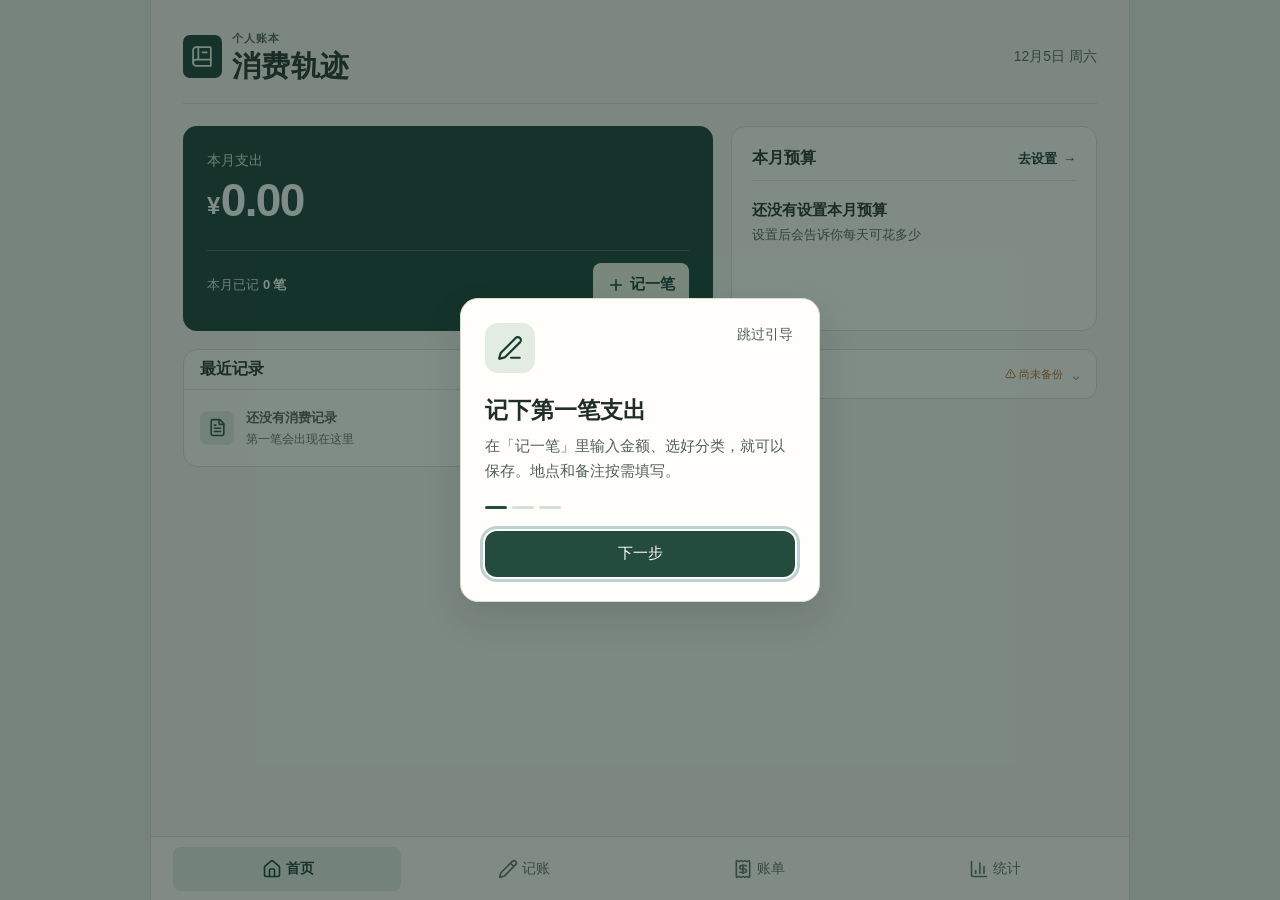
<file: index.html>
﻿<!DOCTYPE html>
<html lang="zh-CN">
<head>
  <meta charset="UTF-8">
  <meta http-equiv="Content-Security-Policy" content="default-src 'self'; script-src 'self'; script-src-attr 'none'; style-src 'self' 'unsafe-inline'; img-src 'self' data:; font-src 'self'; connect-src 'self'; manifest-src 'self'; worker-src 'self'; object-src 'none'; base-uri 'none'; form-action 'self'">
  <meta name="viewport" content="width=device-width, initial-scale=1.0, viewport-fit=cover">
  <meta name="theme-color" content="#244c3e">
  <meta name="mobile-web-app-capable" content="yes">
  <meta name="apple-mobile-web-app-status-bar-style" content="default">
  <meta name="apple-mobile-web-app-title" content="消费轨迹">
  <link rel="apple-touch-icon" href="icon-192.png?v=67">
  <link rel="manifest" href="manifest.json?v=231">
  <title>消费轨迹</title>

  <!-- CSS -->
  <link rel="stylesheet" href="css/common.css?v=197">
  <link rel="stylesheet" href="css/home.css?v=206">
  <link rel="stylesheet" href="css/add.css?v=204">
  <link rel="stylesheet" href="css/add-flow-v213.css">
  <link rel="stylesheet" href="css/add-budget-impact-v214.css">
  <link rel="stylesheet" href="css/add-choice-density-v215.css">
  <link rel="stylesheet" href="css/add-payment-options-v217.css">
  <link rel="stylesheet" href="css/add-choice-alignment-v218.css">
  <link rel="stylesheet" href="css/list.css?v=175">
  <link rel="stylesheet" href="css/stats.css?v=194">
  <link rel="stylesheet" href="css/onboarding-v231.css">
  <link rel="stylesheet" href="css/monthly-report-v223.css">
  <link rel="stylesheet" href="css/display-fixes-v224.css">
  <link rel="stylesheet" href="css/experience-v225.css">
  <link rel="stylesheet" href="css/list-toolbar-v226.css">
  <link rel="stylesheet" href="css/list-back-top-v228.css">
  <link rel="stylesheet" href="css/audit-fixes-v229.css">
  <link rel="stylesheet" href="css/home-add-experience-v230.css">
  <link rel="stylesheet" href="css/list-experience-v230.css">
  <link rel="stylesheet" href="css/stats-experience-v230.css">
  <link rel="stylesheet" href="css/edit-experience-v230.css">
  <link rel="stylesheet" href="css/ledger-shell-v231.css">
  <link rel="stylesheet" href="css/ledger-entry-v231.css">
  <link rel="stylesheet" href="css/ledger-review-v231.css">
</head>
<body>

<!-- ================================================================
     App 容器
     ================================================================ -->
<div id="app" class="app-container">

  <!-- ==============================================================
       首页 View
       ============================================================== -->
  <main id="view-home" class="main-view main-view--active">
    <!-- 标题栏 -->
    <header class="home-header">
      <div class="home-header__brand">
        <span class="home-header__mark" aria-hidden="true">
          <svg viewBox="0 0 24 24" fill="none" stroke="currentColor" stroke-width="1.7" stroke-linecap="round" stroke-linejoin="round"><path d="M6 3h13a1 1 0 0 1 1 1v17H6a3 3 0 0 1-3-3V6a3 3 0 0 1 3-3Z"/><path d="M3 18a3 3 0 0 1 3-3h14M8 3v12m4-7h4"/></svg>
        </span>
        <div>
          <p class="home-header__eyebrow">个人账本</p>
          <h1 class="home-header__title">消费轨迹</h1>
        </div>
      </div>
      <span class="home-header__date" id="home-date"></span>
    </header>

    <div class="home-dashboard">
      <!-- 阅读和键盘顺序：月度概览、预算、最近记录，再到辅助操作。 -->
      <section class="home-summary card" aria-labelledby="home-month-label">
        <div class="home-summary__top">
          <div>
            <p class="home-summary__label" id="home-month-label">本月支出</p>
            <p class="home-summary__amount" id="home-month-amount">¥0</p>
          </div>
          <div class="home-today" id="home-today" hidden>
            <div class="home-today__label-row">
              <span class="home-today__label">今日消费</span>
              <span class="home-today__count" id="home-today-count">0 笔</span>
            </div>
            <span class="home-today__amount" id="home-today-amount">¥0</span>
            <span class="home-today__diff" id="home-today-diff"></span>
          </div>
        </div>
        <div class="home-summary__footer">
          <div class="home-summary__context" aria-label="本月消费摘要">
            <span class="home-summary__context-item">本月已记 <strong class="home-summary__context-value" id="home-month-count">0 笔</strong></span>
            <span class="home-summary__context-dot" id="home-month-context-dot" aria-hidden="true" hidden>·</span>
            <span class="home-summary__context-item" id="home-month-comparison" hidden>较上月同期 <strong class="home-summary__context-value" id="home-month-diff">—</strong></span>
          </div>

          <button class="home-primary-action" id="home-primary-add" type="button">
            <svg viewBox="0 0 24 24" width="18" height="18" fill="none" stroke="currentColor" stroke-width="2" stroke-linecap="round" aria-hidden="true"><path d="M12 5v14M5 12h14"/></svg>
            <strong>记一笔</strong>
          </button>
        </div>
      </section>

      <section class="home-budget-brief card home-budget-brief--setup" id="home-budget-summary" aria-label="本月预算">
        <div class="home-budget-brief__header">
          <h2 class="home-budget-brief__eyebrow">本月预算</h2>
          <button class="home-budget-brief__action" id="home-set-budget" type="button">
            <span id="home-budget-action-label">去设置</span><span aria-hidden="true">→</span>
          </button>
        </div>
        <div class="home-budget-brief__setup-copy">
          <strong class="home-budget-brief__label" id="home-budget-summary-label">还没有设置本月预算</strong>
          <span>设置后会告诉你每天可花多少</span>
        </div>
        <div class="home-budget-brief__body">
          <strong class="home-budget-brief__balance" id="home-budget-summary-remaining">还剩 ¥0</strong>
          <span class="home-budget-brief__status" id="home-budget-summary-status">节奏正常</span>
        </div>
        <p id="home-budget-prebooked" class="home-budget-prebooked" hidden></p>
        <div class="home-budget-brief__progress-meta">
          <span class="home-budget-brief__usage"><span id="home-budget-spent-label">本月已花</span> <span id="home-budget-summary-spent">¥0</span> <span id="home-budget-summary-limit">/ ¥0</span></span>
          <strong id="home-budget-summary-percentage">0%</strong>
        </div>
        <div class="home-budget-brief__track" role="progressbar" aria-label="预算使用进度" aria-valuemin="0" aria-valuemax="100" aria-valuenow="0">
          <span class="home-budget-brief__progress" id="home-budget-summary-progress"></span>
        </div>
        <div class="home-budget-brief__decision" aria-live="polite">
          <span><span id="home-budget-summary-decision-label">今天可安心花</span> <strong id="home-budget-summary-decision-value">¥0</strong></span>
          <span id="home-budget-summary-days">本月剩 0 天</span>
        </div>
        <p class="home-budget-brief__forecast" id="home-budget-summary-forecast" hidden></p>
      </section>

      <!-- 最近记录 -->
      <section class="home-section home-ledger" aria-labelledby="home-ledger-title">
        <div class="home-section__title-row">
          <h2 class="home-section__title" id="home-ledger-title">最近记录</h2>
          <button class="home-section__all" id="home-view-all" type="button" style="display:none">查看账单 <span aria-hidden="true">→</span></button>
        </div>
        <div class="home-recent card" id="home-recent">
          <div class="empty-state">
            <div class="empty-state__icon"><svg viewBox="0 0 24 24" aria-hidden="true"><g fill="none" stroke="currentColor" stroke-linecap="round" stroke-linejoin="round" stroke-width="2"><path d="M6 22a2 2 0 0 1-2-2V4a2 2 0 0 1 2-2h8a2.4 2.4 0 0 1 1.704.706l3.588 3.588A2.4 2.4 0 0 1 20 8v12a2 2 0 0 1-2 2z"/><path d="M14 2v5a1 1 0 0 0 1 1h5M10 9H8m8 4H8m8 4H8"/></g></svg></div>
            <p class="empty-state__text">还没有消费记录</p>
            <p class="empty-state__hint">从一笔真实消费开始</p>
          </div>
        </div>
      </section>
      <aside class="home-dashboard__secondary">
        <!-- 分类预算提醒（仅在需要关注时出现） -->
        <section class="home-section home-section--alerts" id="home-alerts-section" style="display:none">
          <h2 class="home-section__title">预算提醒</h2>
          <div class="home-alerts" id="home-alerts"></div>
        </section>

        <!-- 数据管理（折叠收纳，避免打扰每日记账） -->
        <section class="home-section home-section--support">
          <details class="home-data-management">
            <summary class="home-data-management__summary">
              <span class="home-data-management__title">数据与备份</span>
              <span id="home-backup-badge" class="home-backup__badge"></span>
              <span class="home-data-management__chevron" aria-hidden="true">⌄</span>
            </summary>
            <div class="home-data-management__body">
              <p class="home-backup__copy">数据仅保存在当前浏览器中。换手机或清缓存前，请先导出备份。</p>
              <div class="home-backup__actions">
                <button class="btn btn--ghost btn--small" id="home-export-btn" type="button">分享备份</button>
                <button class="btn btn--ghost btn--small home-backup__restore" id="home-import-btn" type="button">恢复数据</button>
              </div>
              <div id="home-import-area" style="display:none">
                <button class="btn btn--primary" id="home-import-file-btn" type="button">选择备份文件</button>
                <input type="file" id="home-import-file" accept=".json,application/json" hidden>
                <p id="home-import-status" class="home-import-status" role="status" aria-live="polite"></p>
                <details id="home-import-paste">
                  <summary>或粘贴备份内容</summary>
                  <textarea class="input" id="home-import-textarea" aria-label="备份内容" placeholder="在此粘贴之前导出的备份内容…" rows="3"></textarea>
                  <button class="btn btn--primary btn--small" id="home-import-confirm" type="button">确认导入</button>
                </details>
                <div class="home-import-actions">
                  <button class="btn btn--ghost btn--small" id="home-import-cancel" type="button">取消恢复</button>
                </div>
              </div>
            </div>
          </details>
        </section>

      </aside>
    </div>

    <!-- 首页底部版本位：新版本等待时原地切换为更新说明卡 -->
    <div id="app-version-slot" class="app-version-slot">
      <div id="app-version" class="app-version" data-version="231" aria-label="当前应用版本">v20261122-231</div>
      <section id="sw-update-bar" class="sw-update-bar" aria-labelledby="sw-update-bar-title" aria-live="polite" hidden>
        <button type="button" class="sw-update-bar__head" id="sw-update-bar-head" aria-expanded="false" aria-controls="sw-update-bar-detail">
          <svg class="sw-update-bar__icon" viewBox="0 0 24 24" aria-hidden="true"><path d="M21 12a9 9 0 0 0-15.5-6.2L3 8.3M3 3v5.3h5.3M3 12a9 9 0 0 0 15.5 6.2l2.5-2.5M21 21v-5.3h-5.3"/></svg>
          <span class="sw-update-bar__body">
            <span class="sw-update-bar__title" id="sw-update-bar-title">发现新版本</span>
            <span class="sw-update-bar__sub">点击查看这次更新内容</span>
          </span>
          <svg class="sw-update-bar__toggle" viewBox="0 0 24 24" aria-hidden="true"><path d="m6 9 6 6 6-6"/></svg>
        </button>
        <div class="sw-update-bar__detail" id="sw-update-bar-detail" hidden>
          <ul class="sw-update-bar__list" id="sw-update-bar-list"></ul>
          <div class="sw-update-bar__actions">
            <button type="button" class="sw-update-bar__later" id="sw-update-btn-later">继续使用当前版本</button>
            <button type="button" class="sw-update-bar__btn" id="sw-update-btn-now">立即更新</button>
          </div>
        </div>
      </section>
    </div>
  </main>

  <!-- ==============================================================
       记账 View（移动端优先：金额 → 日期 → 分类 → 可选信息 → 键盘）
       ============================================================== -->
  <main id="view-add" class="main-view">
    <div class="add-container">
      <!-- 金额与日期：每一笔记录先确认金额，再补充信息 -->
      <header class="add-header">
        <div class="add-header__meta">
          <div class="add-draft-tools">
            <h1 class="add-heading">记一笔</h1>
            <button id="add-discard-draft" type="button" hidden>清空草稿</button>
          </div>
          <div class="add-date-row">
            <button class="add-date-quick" id="add-date-quick" type="button" aria-expanded="false" aria-controls="add-date-inputs">
              <span id="add-date-label">今天</span>
              <span id="add-time-label"></span>
              <span class="add-date-quick__chevron" aria-hidden="true">⌄</span>
            </button>
          </div>
        </div>
        <div class="add-date-inputs" id="add-date-inputs" style="display:none">
          <div class="add-date-shortcuts" aria-label="日期快捷选择">
            <button class="add-date-shortcut" type="button" data-date-shortcut="today">今天</button>
            <button class="add-date-shortcut" type="button" data-date-shortcut="yesterday">昨天</button>
            <button class="add-date-shortcut add-date-shortcut--now" type="button" data-date-shortcut="now">现在</button>
          </div>
          <div class="add-date-controls">
            <input type="date" class="input" id="add-date" aria-label="记账日期">
            <input type="time" class="input" id="add-time" aria-label="记账时间">
          </div>
        </div>
      </header>

      <!-- 仅金额区域吸顶；日期与其他表单区域随页面自然滚动 -->
      <div class="add-amount-display">
        <span class="add-amount__label">支出金额</span>
        <div class="add-amount__row" aria-live="polite" aria-label="本次支出金额">
          <span class="add-amount__currency">¥</span>
          <span class="add-amount__value" id="add-amount-display">0</span>
          <span class="add-amount__decimal" id="add-amount-decimal">.00</span>
        </div>
        <div class="add-budget-impact add-budget-impact--empty" id="add-budget-impact" aria-hidden="true">
          <span class="add-budget-impact__dot" aria-hidden="true"></span>
          <span class="add-budget-impact__copy" id="add-budget-impact-copy"></span>
          <strong class="add-budget-impact__value" id="add-budget-impact-value"></strong>
        </div>
        <span class="add-budget-impact__live" id="add-budget-impact-live" aria-live="polite" aria-atomic="true"></span>
      </div>

      <section class="add-category-area" aria-labelledby="add-category-title">
        <div class="add-section__header">
          <div>
            <h2 class="add-section__title" id="add-category-title">分类 <span class="add-required">必填</span></h2>
          </div>
          <button class="add-category-all" id="add-category-all" type="button" aria-haspopup="dialog" aria-controls="add-category-picker" aria-expanded="false">
            <span>全部分类</span>
            <span class="add-category-all__chevron" aria-hidden="true">⌄</span>
          </button>
        </div>
        <button class="add-category-summary" id="add-category-summary" type="button" style="display:none" aria-haspopup="dialog" aria-controls="add-category-picker" aria-expanded="false">
          <span class="add-category-summary__icon" id="add-category-summary-icon"></span>
          <span class="add-category-summary__text" id="add-category-summary-text"></span>
          <span class="add-category-summary__edit" id="add-category-summary-edit">更换</span>
        </button>
        <div class="add-category-quick" id="add-category-quick" aria-label="常用分类，可左右滑动查看更多"></div>
      </section>

      <section class="add-payment-section" aria-labelledby="add-payment-title">
        <button class="add-payment-summary" id="add-payment-summary" type="button" aria-label="选择支付方式" aria-expanded="false" aria-controls="add-payment-methods">
          <span class="add-payment-summary__label" id="add-payment-title">支付方式</span>
          <span class="add-payment-summary__value">
            <span class="add-payment-summary__dot" id="add-payment-summary-dot" aria-hidden="true"></span>
            <span id="add-payment-summary-text">可选</span>
          </span>
          <span class="add-payment-summary__edit" id="add-payment-summary-action">选择</span>
        </button>
        <div class="add-payment-methods" id="add-payment-methods"></div>
      </section>

      <!-- 价值评定：选中后保持展开，支持手动收起与取消选择 -->
      <section class="add-necessity-section" aria-labelledby="add-necessity-title">
        <button class="add-payment-summary add-necessity-summary" id="add-necessity-summary" type="button" aria-label="选择价值评定" aria-expanded="false" aria-controls="add-necessity-options">
          <span class="add-payment-summary__label" id="add-necessity-title">价值评定</span>
          <span class="add-payment-summary__value">
            <span class="add-payment-summary__dot" id="add-necessity-summary-dot" aria-hidden="true"></span>
            <span id="add-necessity-summary-text">可选</span>
          </span>
          <span class="add-payment-summary__edit" id="add-necessity-summary-action">选择</span>
        </button>
        <div class="add-necessity-options" id="add-necessity-options"></div>
      </section>

      <details class="add-more-fields" id="add-more-fields">
        <summary>
          <span>地点或备注</span>
          <span class="add-more-fields__hint">可选</span>
        </summary>
        <div class="add-more-fields__body">
          <div class="add-merchant-suggestions" id="add-merchant-suggestions" hidden aria-label="常用商家"></div>
          <label class="add-field">
            <span>地点</span>
            <input type="text" class="input" id="add-location" placeholder="例如：公司楼下" maxlength="50">
          </label>
          <label class="add-field">
            <span>备注</span>
            <input type="text" class="input" id="add-note" placeholder="例如：和同事午餐" maxlength="100">
          </label>
        </div>
      </details>

      <!-- 数字键盘：与其他表单功能区一样留在页面内，不吸底、不悬浮 -->
      <div class="add-numpad numpad" id="add-numpad" role="group" aria-label="金额键盘">
        <button class="numpad__key" data-key="1" type="button">1</button>
        <button class="numpad__key" data-key="2" type="button">2</button>
        <button class="numpad__key" data-key="3" type="button">3</button>
        <button class="numpad__key numpad__key--fn" data-key="backspace" type="button" aria-label="删除一位">⌫</button>

        <button class="numpad__key" data-key="4" type="button">4</button>
        <button class="numpad__key" data-key="5" type="button">5</button>
        <button class="numpad__key" data-key="6" type="button">6</button>
        <button class="numpad__key numpad__key--submit" data-key="submit" type="button">
          <span id="add-submit-label">保存</span>
          <span class="numpad__submit-amount" id="add-submit-amount">¥0.00</span>
        </button>

        <button class="numpad__key" data-key="7" type="button">7</button>
        <button class="numpad__key" data-key="8" type="button">8</button>
        <button class="numpad__key" data-key="9" type="button">9</button>

        <button class="numpad__key" data-key="0" type="button">0</button>
        <button class="numpad__key" data-key="." type="button">.</button>
        <button class="numpad__key numpad__key--fn" data-key="clear" type="button" aria-label="清空金额">C</button>
      </div>

    </div>
  </main>

  <!-- 手机端分类选择抽屉：完整分类不再撑开记账主页面 -->
  <div class="category-picker" id="add-category-picker" aria-hidden="true" inert>
    <button class="category-picker__backdrop" id="add-category-picker-backdrop" type="button" tabindex="-1" aria-label="关闭分类选择"></button>
    <section class="category-picker__sheet" role="dialog" aria-modal="true" aria-labelledby="add-category-picker-title">
      <div class="category-picker__handle" aria-hidden="true"></div>
      <header class="category-picker__header">
        <div>
          <h2 id="add-category-picker-title">选择消费分类</h2>
        </div>
        <button class="category-picker__close" id="add-category-picker-close" type="button" aria-label="关闭分类选择">✕</button>
      </header>
      <div class="category-picker__body">
        <div class="add-category-grid" id="add-category-picker-grid"></div>
        <div class="add-subcategories scroll-x" id="add-category-picker-subcategories" style="display:none"></div>
      </div>
      <footer class="category-picker__footer">
        <button class="add-category-manage" id="add-manage-categories" type="button">管理分类</button>
      </footer>
    </section>
  </div>

  <!-- ==============================================================
       账单 View
       ============================================================== -->
  <main id="view-list" class="main-view">
    <!-- 搜索与五项筛选共享同一操作区。 -->
    <header class="list-toolbar">
      <div class="list-toolbar__heading">
        <h1 tabindex="-1">账单</h1>
        <button class="list-toolbar__sort" data-filter="sort" type="button" aria-label="切换排序，当前日期从新到旧">日期↓</button>
      </div>
      <div class="list-toolbar__search" role="search">
        <svg viewBox="0 0 24 24" aria-hidden="true"><circle cx="10.8" cy="10.8" r="7.3"/><path d="m16 16 4.5 4.5"/></svg>
        <input type="search" id="list-search-input" aria-label="搜索账单备注、地点或分类" placeholder="搜索备注、地点、分类" autocomplete="off" enterkeyhint="search">
        <button class="list-toolbar__clear" id="list-search-clear" type="button" aria-label="清空搜索" hidden>
          <svg viewBox="0 0 24 24" aria-hidden="true"><path d="m7 7 10 10M17 7 7 17"/></svg>
        </button>
      </div>
      <nav class="list-filters" id="list-filter-bar" aria-label="账单筛选">
        <div class="list-filter-group"><button class="chip" data-filter="date" type="button">日期</button></div>
        <div class="list-filter-group"><button class="chip" data-filter="category" type="button">分类</button></div>
        <div class="list-filter-group"><button class="chip" data-filter="location" type="button">地点</button></div>
        <div class="list-filter-group"><button class="chip" data-filter="payment" type="button">支付方式</button></div>
        <div class="list-filter-group"><button class="chip" data-filter="necessity" type="button">价值评定</button></div>
      </nav>
    </header>

    <!-- 已选筛选条件 -->
    <div class="list-active-filters scroll-x" id="list-active-filters"></div>

    <!-- 全部筛选结果的汇总，放在记录前便于核对 -->
    <div class="list-summary" id="list-summary" style="display:none">
      <div class="list-summary__metric">
        <span>结果合计</span>
        <strong class="amount" id="list-summary-total">¥0</strong>
      </div>
      <span id="list-summary-count">共 0 笔</span>
    </div>

    <!-- 记录列表（静态占位，JS 加载后会替换） -->
    <div class="list-content" id="list-content">
      <div class="empty-state" id="list-placeholder">
        <div class="empty-state__icon">⏳</div>
        <p class="empty-state__text">加载中...</p>
      </div>
    </div>

    <button id="list-back-top" class="list-back-top" type="button" aria-label="回到账单顶部" hidden>
      <svg viewBox="0 0 24 24" aria-hidden="true"><path d="M5 4h14M12 20V8m-6 6 6-6 6 6"/></svg>
      <span aria-hidden="true">顶部</span>
    </button>

  </main>

  <!-- ==============================================================
       统计 View
       ============================================================== -->
  <main id="view-stats" class="main-view">
    <div class="stats-container" id="stats-container">
      <!-- 时间选择 -->
      <div class="stats-period">
        <button class="chip" data-period="day">今日</button>
        <button class="chip" data-period="week">近7天</button>
        <button class="chip chip--active" data-period="month">本月</button>
        <button class="chip" data-period="3month">近3月</button>
        <button class="chip" data-period="12month">近12月</button>
      </div>

      <!-- 概览卡片 -->
      <div class="stats-overview">
        <div class="stats-card">
          <p class="stats-card__label">总支出</p>
          <p class="stats-card__value" id="stats-card-total">¥0</p>
        </div>
        <div class="stats-card">
          <p class="stats-card__label">日均支出</p>
          <p class="stats-card__value" id="stats-card-daily">¥0</p>
        </div>
        <div class="stats-card">
          <p class="stats-card__label">消费笔数</p>
          <p class="stats-card__value" id="stats-card-count">0</p>
        </div>
      </div>

      <!-- 月度报告入口：必须保持 .stats-overview 与 #stats-dynamic 的兄弟位——
           放进 #stats-dynamic 内会被 _renderEmptyDynamic 替换掉（stats.js:234） -->
      <button type="button" class="mr-entry" id="mr-entry" hidden aria-label="查看月度报告">
        <span class="mr-entry__icon" aria-hidden="true">
          <svg viewBox="0 0 24 24"><g fill="none" stroke="currentColor" stroke-linecap="round" stroke-linejoin="round" stroke-width="1.7"><path d="M14 2H6a2 2 0 0 0-2 2v16a2 2 0 0 0 2 2h12a2 2 0 0 0 2-2V8Z"/><path d="M14 2v6h6M8 17v-3m4 3v-6m4 6v-4"/></g></svg>
        </span>
        <span class="mr-entry__text">
          <span class="mr-entry__title">月度报告</span>
          <span class="mr-entry__sub">这个月花钱方式的一页诊断书</span>
        </span>
        <span class="mr-entry__badge" id="mr-entry-badge" hidden>新</span>
        <svg class="mr-entry__chevron" viewBox="0 0 24 24" aria-hidden="true"><path fill="none" stroke="currentColor" stroke-linecap="round" stroke-linejoin="round" stroke-width="2" d="m9 18 6-6-6-6"/></svg>
      </button>

      <!-- 动态区域（图表 + 排行，由 stats.js 控制） -->
      <div id="stats-dynamic">
        <!-- 分类占比 -->
        <section class="stats-chart-section">
          <h2 class="stats-chart-section__title">分类占比</h2>
          <div class="stats-chart-wrapper">
            <canvas id="stats-category-chart"></canvas>
            <div id="stats-category-fallback" class="stats-fallback" style="display:none"></div>
          </div>
        </section>

        <!-- 月度趋势 -->
        <section class="stats-chart-section">
          <h2 class="stats-chart-section__title">月度趋势</h2>
          <div class="stats-chart-wrapper">
            <canvas id="stats-trend-chart"></canvas>
            <div id="stats-trend-fallback" class="stats-fallback" style="display:none"></div>
          </div>
        </section>

        <!-- 地点排行 -->
        <section class="stats-chart-section">
          <h2 class="stats-chart-section__title">地点排行</h2>
          <div class="stats-ranking-list" id="stats-location-list">
            <div style="text-align:center;padding:16px;color:var(--color-text-tertiary);font-size:var(--font-size-sm)">暂无地点数据</div>
          </div>
        </section>

        <!-- 支付方式分布 -->
        <section class="stats-chart-section">
          <h2 class="stats-chart-section__title">支付方式</h2>
          <div class="stats-chart-wrapper">
            <canvas id="stats-payment-chart"></canvas>
            <div id="stats-payment-fallback" class="stats-fallback" style="display:none"></div>
          </div>
        </section>

        <!-- 价值分析：必需/可选/冲动堆叠条 + 冲动消费 Top 分类（纯 CSS 实现不依赖 Chart.js；缺 stats-necessity-bar 时 stats.js 触发首次重建） -->
        <section class="stats-chart-section">
          <h2 class="stats-chart-section__title">价值分析</h2>
          <div class="stats-necessity-bar" id="stats-necessity-bar" role="img" aria-label="必需、可选、冲动消费占比"></div>
          <ul class="stats-necessity-legend" id="stats-necessity-legend"></ul>
          <p class="stats-necessity-hint" id="stats-necessity-hint" hidden></p>
          <div class="stats-ranking-list" id="stats-impulse-ranking"></div>
        </section>
      </div>
    </div>
  </main>

  <!-- ==============================================================
       Toast 容器
       ============================================================== -->
  <div class="toast-container" id="toast-container"></div>

  <!-- ==============================================================
       覆盖层：预算设置
       ============================================================== -->
  <div class="page-overlay" id="overlay-budget">
    <div class="page-overlay__header">
      <button class="page-overlay__back" id="overlay-budget-back" aria-label="返回首页">←</button>
      <span class="page-overlay__title">预算设置</span>
    </div>
    <div class="page-overlay__body" id="overlay-budget-body">
      <!-- JS 动态渲染 -->
    </div>
  </div>

  <!-- ==============================================================
       覆盖层：月度报告
       ============================================================== -->
  <div class="page-overlay" id="overlay-monthly-report">
    <div class="page-overlay__header">
      <button type="button" class="page-overlay__back" id="overlay-monthly-report-back" aria-label="返回">←</button>
      <span class="page-overlay__title">月度报告</span>
    </div>
    <div class="page-overlay__body" id="overlay-monthly-report-body">
      <!-- JS 动态渲染 -->
    </div>
  </div>

  <!-- ==============================================================
       覆盖层：分类管理
       ============================================================== -->
  <div class="page-overlay" id="overlay-categories">
    <div class="page-overlay__header">
      <span class="page-overlay__title">分类管理</span>
      <button class="btn btn--ghost btn--small" id="overlay-categories-add">+ 新增</button>
      <button class="page-overlay__back" id="overlay-categories-back" aria-label="关闭分类管理">✕</button>
    </div>
    <div class="page-overlay__body" id="overlay-categories-body">
      <!-- JS 动态渲染 -->
    </div>
  </div>

  <!-- ==============================================================
       编辑消费记录 — 底部弹出面板（Bottom Sheet）
       ============================================================== -->
  <!-- 半透明背景遮罩 -->
  <div class="bottom-sheet-backdrop" id="overlay-edit-backdrop"></div>

  <div class="bottom-sheet" id="overlay-edit">
    <!-- 拖拽手柄（纯视觉提示，无交互） -->
    <div class="bottom-sheet__handle-bar">
      <div class="bottom-sheet__handle"></div>
    </div>
    <!-- 头部 -->
    <div class="bottom-sheet__header">
      <button class="bottom-sheet__btn-back" id="overlay-edit-back" aria-label="关闭编辑记录">←</button>
      <span class="bottom-sheet__title">编辑记录</span>
      <button class="btn btn--danger btn--small" id="overlay-edit-delete">删除</button>
    </div>
    <!-- 内容（JS 动态渲染） -->
    <div class="bottom-sheet__body" id="overlay-edit-body"></div>
  </div>

  <!-- ==============================================================
       新手引导（首次访问全屏分步介绍，仅展示一次）
       ============================================================== -->
  <div class="onboarding-overlay" id="onboarding-overlay" role="dialog" aria-modal="true" aria-label="欢迎使用消费轨迹">
    <div class="onboarding-card">
      <button class="onboarding-skip" id="onboarding-skip" type="button">跳过引导</button>
      <div class="onboarding-slides">
        <div class="onboarding-track" id="onboarding-track"></div>
      </div>
      <div class="onboarding-dots" id="onboarding-dots"></div>
      <span class="onboarding-progress" id="onboarding-progress" role="status"></span>
      <button class="btn btn--primary btn--block" id="onboarding-next" type="button">下一步</button>
    </div>
  </div>

  <!-- ==============================================================
       底部 Tab Bar
       ============================================================== -->
  <nav class="tab-bar" aria-label="主导航">
    <button class="tab-bar__item tab-bar__item--active" data-view="home" type="button" aria-current="page">
      <span class="tab-bar__icon" aria-hidden="true"><svg viewBox="0 0 24 24"><g fill="none" stroke="currentColor" stroke-linecap="round" stroke-linejoin="round" stroke-width="2"><path d="M15 21v-8a1 1 0 0 0-1-1h-4a1 1 0 0 0-1 1v8"/><path d="M3 10a2 2 0 0 1 .709-1.528l7-6a2 2 0 0 1 2.582 0l7 6A2 2 0 0 1 21 10v9a2 2 0 0 1-2 2H5a2 2 0 0 1-2-2z"/></g></svg></span>
      <span class="tab-bar__label">首页</span>
    </button>
    <button class="tab-bar__item" data-view="add" type="button">
      <span class="tab-bar__icon" aria-hidden="true"><svg viewBox="0 0 24 24"><path fill="none" stroke="currentColor" stroke-linecap="round" stroke-linejoin="round" stroke-width="2" d="M21.174 6.812a1 1 0 0 0-3.986-3.987L3.842 16.174a2 2 0 0 0-.5.83l-1.321 4.352a.5.5 0 0 0 .623.622l4.353-1.32a2 2 0 0 0 .83-.497zM15 5l4 4"/></svg></span>
      <span class="tab-bar__label">记账</span>
    </button>
    <button class="tab-bar__item" data-view="list" type="button">
      <span class="tab-bar__icon" aria-hidden="true"><svg viewBox="0 0 24 24"><g fill="none" stroke="currentColor" stroke-linecap="round" stroke-linejoin="round" stroke-width="2"><path d="M12 17V7m4 1h-6a2 2 0 0 0 0 4h4a2 2 0 0 1 0 4H8"/><path d="M4 3a1 1 0 0 1 1-1a1.3 1.3 0 0 1 .7.2l.933.6a1.3 1.3 0 0 0 1.4 0l.934-.6a1.3 1.3 0 0 1 1.4 0l.933.6a1.3 1.3 0 0 0 1.4 0l.933-.6a1.3 1.3 0 0 1 1.4 0l.934.6a1.3 1.3 0 0 0 1.4 0l.933-.6A1.3 1.3 0 0 1 19 2a1 1 0 0 1 1 1v18a1 1 0 0 1-1 1a1.3 1.3 0 0 1-.7-.2l-.933-.6a1.3 1.3 0 0 0-1.4 0l-.934.6a1.3 1.3 0 0 1-1.4 0l-.933-.6a1.3 1.3 0 0 0-1.4 0l-.933.6a1.3 1.3 0 0 1-1.4 0l-.934-.6a1.3 1.3 0 0 0-1.4 0l-.933.6a1.3 1.3 0 0 1-.7.2a1 1 0 0 1-1-1z"/></g></svg></span>
      <span class="tab-bar__label">账单</span>
    </button>
    <button class="tab-bar__item" data-view="stats" type="button">
      <span class="tab-bar__icon" aria-hidden="true"><svg viewBox="0 0 24 24"><path fill="none" stroke="currentColor" stroke-linecap="round" stroke-linejoin="round" stroke-width="2" d="M3 3v16a2 2 0 0 0 2 2h16m-3-4V9m-5 8V5M8 17v-3"/></svg></span>
      <span class="tab-bar__label">统计</span>
    </button>
  </nav>

</div><!-- #app -->

<!-- ================================================================
     更新流程使用真实版本路径，避免 CDN 忽略查询参数时混用旧逻辑
     ================================================================ -->
<script src="js/update-flow-v229.js"></script>

<!-- ================================================================
     JavaScript（按依赖顺序加载）
     ================================================================ -->
<script src="js/storage-v229.js"></script>
<script src="js/data.js?v=221"></script>
<script src="js/summary-v224.js"></script>
<script src="js/icons.js?v=200"></script>
<script src="js/home-v231.js"></script>
<script src="js/categories-v231.js"></script>
<script src="js/list-v230.js"></script>
<script src="js/list-back-top-v230.js"></script>
<script src="js/stats-v231.js"></script>
<script src="js/monthly-report-v229.js"></script>
<script src="js/onboarding-v231.js"></script>
<!-- 主控制器拆分出的独立模块（审计高危 No.2；运行时互相引用，加载顺序按依赖逻辑排列） -->
<script src="js/toast.js"></script>
<script src="js/confirm-dialog-v229.js"></script>
<script src="js/ui-utils.js"></script>
<script src="js/habit-predictor-v229.js"></script>
<script src="js/budget-overlay-v224.js"></script>
<script src="js/category-manager-v231.js"></script>
<script src="js/edit-expense-v230.js"></script>
<script src="js/backup-manager-v229.js"></script>
<script src="js/app-v230.js"></script>
<script src="js/budget-impact-v214.js"></script>

<!-- Chart.js 固定同源版本（统计模块依赖，可离线使用） -->
<script src="js/vendor-chart.umd-4.4.7.min.js"></script>
</body>
</html>
</file>
<file: css/common.css>
/* ================================================================
   消费轨迹系统 — common.css
   设计令牌、重置样式、通用组件、Tab Bar、Toast、覆盖层
   ================================================================ */

/* -----------------------------------------------------------------
   1. CSS 自定义属性（设计令牌）
   ----------------------------------------------------------------- */
:root {
  /* --- 主色调 --- */
  --color-primary: #0F5966;
  --color-primary-light: #DCEDEA;
  --color-primary-dark: #08444E;

  /* --- 功能色 --- */
  --color-success: #2F7A5F;
  --color-warning: #B66A16;
  --color-danger: #C34B3D;
  --color-danger-dark: #A1352A;
  --color-info: #267C93;

  /* --- 必要性颜色 --- */
  --color-need: #34C759;       /* 必需 — 绿色 */
  --color-want: #FF9500;       /* 可选 — 橙色 */
  --color-impulse: #FF3B30;    /* 冲动 — 红色 */

  /* --- 价值评定颜色 --- */
  --color-worth: #34C759;      /* 值 — 绿色 */
  --color-neutral-val: #FFCC00;/* 一般 — 黄色 */
  --color-not-worth: #FF9500;  /* 不值 — 橙色 */
  --color-regret: #FF3B30;     /* 后悔 — 红色 */

  /* --- 预算进度颜色 --- */
  --color-budget-safe: #34C759;
  --color-budget-watch: #FF9500;
  --color-budget-warn: #FF6B35;
  --color-budget-danger: #FF3B30;
  --color-budget-over: #CC0000;

  /* --- 中性色 --- */
  --color-bg: #F4F5F2;
  --color-surface: #FFFFFD;
  --color-border: #E0E5DF;
  --color-divider: #EAEEE9;
  --color-text-primary: #1C292B;
  --color-text-secondary: #5D6B6B;
  --color-text-tertiary: #84908E;
  --color-text-inverse: #FFFFFF;

  /* --- 间距 --- */
  --space-xs: 4px;
  --space-sm: 8px;
  --space-md: 12px;
  --space-lg: 16px;
  --space-xl: 20px;
  --space-xxl: 24px;
  --space-xxxl: 32px;

  /* --- 圆角 --- */
  --radius-sm: 8px;
  --radius-md: 12px;
  --radius-lg: 16px;
  --radius-xl: 22px;
  --radius-round: 50%;

  /* --- 阴影 --- */
  --shadow-sm: 0 1px 2px rgba(23, 42, 39, 0.05), 0 8px 18px rgba(23, 42, 39, 0.035);
  --shadow-md: 0 8px 22px rgba(23, 42, 39, 0.10);
  --shadow-lg: 0 16px 36px rgba(23, 42, 39, 0.14);

  /* --- 字体 --- */
  --font-family: -apple-system, BlinkMacSystemFont, "Segoe UI", "PingFang SC",
    "Microsoft YaHei", "Helvetica Neue", Arial, sans-serif;
  --font-mono: "SF Mono", "Menlo", "Consolas", monospace;
  --font-size-xs: 11px;
  --font-size-sm: 13px;
  --font-size-md: 15px;
  --font-size-lg: 17px;
  --font-size-xl: 20px;
  --font-size-xxl: 28px;
  --font-size-xxxl: 36px;

  /* --- 布局 --- */
  --app-max-width: 430px;
  --tab-bar-height: 56px;
  --safe-area-bottom: env(safe-area-inset-bottom, 0px);

  /* --- 动画 --- */
  --transition-fast: 0.15s ease;
  --transition-normal: 0.25s ease;
  --transition-slow: 0.35s ease;
}

/* -----------------------------------------------------------------
   2. CSS Reset
   ----------------------------------------------------------------- */
*,
*::before,
*::after {
  box-sizing: border-box;
  margin: 0;
  padding: 0;
}

html {
  font-size: 16px;
  -webkit-text-size-adjust: 100%;
  -webkit-tap-highlight-color: transparent;
}

body {
  font-family: var(--font-family);
  font-size: var(--font-size-md);
  color: var(--color-text-primary);
  background: #E9ECE8;
  line-height: 1.5;
  overflow-x: hidden;
  -webkit-font-smoothing: antialiased;
  -moz-osx-font-smoothing: grayscale;
}

input, button, select, textarea {
  font-family: inherit;
  font-size: inherit;
}

a {
  color: var(--color-primary);
  text-decoration: none;
}

ul, ol {
  list-style: none;
}

/* -----------------------------------------------------------------
   3. App 容器
   ----------------------------------------------------------------- */
.app-container {
  max-width: var(--app-max-width);
  margin: 0 auto;
  min-height: 100vh;
  background: var(--color-bg);
  position: relative;
  display: flex;
  flex-direction: column;
}

/* -----------------------------------------------------------------
   4. View 视图切换
   ----------------------------------------------------------------- */
.main-view {
  display: none;
  flex-direction: column;
  flex: 1;
  padding-bottom: calc(var(--tab-bar-height) + var(--safe-area-bottom) + var(--space-md));
  overflow-y: auto;
}

.main-view--active {
  display: flex;
}

/* -----------------------------------------------------------------
   5. 底部 Tab Bar
   ----------------------------------------------------------------- */
.tab-bar {
  position: fixed;
  bottom: 0;
  left: 50%;
  transform: translateX(-50%);
  width: 100%;
  max-width: var(--app-max-width);
  height: calc(var(--tab-bar-height) + var(--safe-area-bottom));
  padding-bottom: var(--safe-area-bottom);
  background: var(--color-surface);
  border-top: 1px solid var(--color-border);
  display: flex;
  align-items: center;
  justify-content: space-around;
  z-index: 100;
}

.tab-bar__item {
  flex: 1;
  display: flex;
  flex-direction: column;
  align-items: center;
  justify-content: center;
  gap: 2px;
  padding: var(--space-sm) 0;
  color: var(--color-text-tertiary);
  cursor: pointer;
  transition: color var(--transition-fast);
  user-select: none;
  -webkit-user-select: none;
}

.tab-bar__item:hover {
  color: var(--color-text-secondary);
}

.tab-bar__item--active {
  color: var(--color-primary);
}

.tab-bar__icon {
  font-size: 22px;
  line-height: 1;
}

.tab-bar__label {
  font-size: var(--font-size-xs);
  font-weight: 500;
}

/* -----------------------------------------------------------------
   6. Toast 提示
   ----------------------------------------------------------------- */
.toast-container {
  position: fixed;
  top: var(--space-xl);
  left: 50%;
  transform: translateX(-50%);
  z-index: 1000;
  display: flex;
  flex-direction: column;
  gap: var(--space-sm);
  width: calc(100% - var(--space-xxl) * 2);
  max-width: calc(var(--app-max-width) - var(--space-xxl) * 2);
  pointer-events: none;
}

.toast {
  padding: var(--space-md) var(--space-lg);
  border-radius: var(--radius-md);
  background: var(--color-text-primary);
  color: var(--color-text-inverse);
  font-size: var(--font-size-sm);
  text-align: center;
  box-shadow: var(--shadow-lg);
  animation: toastIn 0.25s ease forwards;
  pointer-events: auto;
}

.toast--actionable {
  display: flex;
  align-items: center;
  justify-content: space-between;
  gap: var(--space-md);
  text-align: left;
}

.toast__copy { min-width: 0; }

.toast__action {
  flex: 0 0 auto;
  min-height: 32px;
  padding: 4px 2px;
  border: 0;
  background: transparent;
  color: inherit;
  font: inherit;
  font-weight: 700;
  text-decoration: underline;
  text-underline-offset: 3px;
  cursor: pointer;
}

.toast--success {
  background: var(--color-success);
}

.toast--error {
  background: var(--color-danger);
}

.toast--warning {
  background: var(--color-warning);
}

.toast--removing {
  animation: toastOut 0.25s ease forwards;
}

@keyframes toastIn {
  from { opacity: 0; transform: translateY(-10px); }
  to   { opacity: 1; transform: translateY(0); }
}

@keyframes toastOut {
  from { opacity: 1; transform: translateY(0); }
  to   { opacity: 0; transform: translateY(-10px); }
}

/* -----------------------------------------------------------------
   7. 覆盖层（右侧滑入面板）
   ----------------------------------------------------------------- */
.page-overlay {
  position: fixed;
  top: 0;
  left: 50%;
  transform: translateX(-50%) translateX(110%);
  width: 100%;
  max-width: var(--app-max-width);
  height: 100vh;
  height: 100dvh;
  background: var(--color-bg);
  z-index: 200;
  display: flex;
  flex-direction: column;
  opacity: 0;
  transition: transform var(--transition-slow), opacity var(--transition-slow);
  pointer-events: none;
}

.page-overlay--open {
  transform: translateX(-50%) translateX(0);
  opacity: 1;
  pointer-events: auto;
}

/* 覆盖层打开时锁定背景滚动（与分类抽屉 category-picker-open 同一模式） */
html.page-overlay-open,
body.page-overlay-open {
  overflow: hidden;
  overscroll-behavior: none;
}
body.page-overlay-open {
  position: fixed;
  width: 100%;
  left: 0;
  right: 0;
}

.page-overlay__header {
  display: flex;
  align-items: center;
  padding: var(--space-lg);
  background: var(--color-surface);
  border-bottom: 1px solid var(--color-border);
  gap: var(--space-md);
  flex-shrink: 0;
}

.page-overlay__back {
  width: 32px;
  height: 32px;
  display: flex;
  align-items: center;
  justify-content: center;
  cursor: pointer;
  font-size: 20px;
  color: var(--color-primary);
  border: none;
  background: none;
  border-radius: var(--radius-round);
  transition: background var(--transition-fast);
}

.page-overlay__back:hover {
  background: var(--color-divider);
}

.page-overlay__title {
  font-size: var(--font-size-lg);
  font-weight: 600;
  flex: 1;
}

.page-overlay__body {
  flex: 1;
  overflow-y: auto;
  padding: var(--space-lg);
}

/* -----------------------------------------------------------------
   7b. 底部弹出面板（Bottom Sheet）— 编辑记录用
   ----------------------------------------------------------------- */

/* 半透明背景遮罩 */
.bottom-sheet-backdrop {
  position: fixed;
  top: 0;
  left: 0;
  right: 0;
  bottom: 0;
  background: rgba(0, 0, 0, 0.4);
  z-index: 199;
  opacity: 0;
  transition: opacity var(--transition-normal);
  pointer-events: none;
  -webkit-tap-highlight-color: transparent;
}

.bottom-sheet-backdrop--open {
  opacity: 1;
  pointer-events: auto;
}

/* 底部弹出面板主体 */
.bottom-sheet {
  position: fixed;
  left: 50%;
  bottom: 0;
  transform: translateX(-50%) translateY(100%);
  width: 100%;
  max-width: var(--app-max-width);
  max-height: 80vh;
  background: var(--color-surface);
  border-radius: var(--radius-xl) var(--radius-xl) 0 0;
  box-shadow: 0 -4px 24px rgba(0, 0, 0, 0.12);
  z-index: 200;
  display: flex;
  flex-direction: column;
  transition: transform var(--transition-slow);
  padding-bottom: var(--safe-area-bottom);
}

.bottom-sheet--open {
  transform: translateX(-50%) translateY(0);
}

/* 拖拽手柄（纯视觉，无交互） */
.bottom-sheet__handle-bar {
  display: flex;
  justify-content: center;
  padding: var(--space-sm) 0 0;
  flex-shrink: 0;
}

.bottom-sheet__handle {
  width: 36px;
  height: 4px;
  border-radius: 2px;
  background: var(--color-border);
}

/* 头部栏 */
.bottom-sheet__header {
  display: flex;
  align-items: center;
  padding: var(--space-md) var(--space-lg);
  gap: var(--space-md);
  flex-shrink: 0;
  border-bottom: 1px solid var(--color-border);
}

.bottom-sheet__btn-back {
  width: 32px;
  height: 32px;
  display: flex;
  align-items: center;
  justify-content: center;
  cursor: pointer;
  font-size: 20px;
  color: var(--color-primary);
  border: none;
  background: none;
  border-radius: var(--radius-round);
  transition: background var(--transition-fast);
}

.bottom-sheet__btn-back:hover {
  background: var(--color-divider);
}

.bottom-sheet__title {
  font-size: var(--font-size-lg);
  font-weight: 600;
  flex: 1;
}

/* 内容区（可滚动） */
.bottom-sheet__body {
  flex: 1;
  overflow-y: auto;
  padding: var(--space-lg);
  -webkit-overflow-scrolling: touch;
}

/* -----------------------------------------------------------------
   8. 通用卡片
   ----------------------------------------------------------------- */
.card {
  background: var(--color-surface);
  border-radius: var(--radius-lg);
  padding: var(--space-lg);
  box-shadow: var(--shadow-sm);
}

.card--flat {
  box-shadow: none;
  border: 1px solid var(--color-border);
}

/* -----------------------------------------------------------------
   9. 通用按钮
   ----------------------------------------------------------------- */
.btn {
  display: inline-flex;
  align-items: center;
  justify-content: center;
  gap: var(--space-sm);
  padding: var(--space-md) var(--space-xl);
  border-radius: var(--radius-md);
  font-size: var(--font-size-md);
  font-weight: 500;
  cursor: pointer;
  border: none;
  transition: all var(--transition-fast);
  user-select: none;
  -webkit-user-select: none;
}

.btn:active {
  transform: scale(0.97);
}

.btn--primary {
  background: var(--color-primary);
  color: var(--color-text-inverse);
}

.btn--primary:hover {
  background: var(--color-primary-dark);
}

.btn--danger {
  background: var(--color-danger);
  color: var(--color-text-inverse);
}

.btn--ghost {
  background: transparent;
  color: var(--color-primary);
}

.btn--ghost:hover {
  background: var(--color-divider);
}

.btn--small {
  padding: var(--space-xs) var(--space-md);
  font-size: var(--font-size-sm);
  border-radius: var(--radius-sm);
}

.btn--block {
  width: 100%;
}

.btn--round {
  border-radius: var(--radius-round);
  width: 36px;
  height: 36px;
  padding: 0;
}

/* -----------------------------------------------------------------
   10. 通用输入框
   ----------------------------------------------------------------- */
.input {
  width: 100%;
  padding: var(--space-md) var(--space-lg);
  border: 1px solid var(--color-border);
  border-radius: var(--radius-md);
  font-size: var(--font-size-md);
  background: var(--color-surface);
  color: var(--color-text-primary);
  outline: none;
  transition: border-color var(--transition-fast);
}

.input:focus {
  border-color: var(--color-primary);
}

.input--search {
  padding-left: 36px;
  background: var(--color-divider);
  border: none;
  border-radius: var(--radius-md);
}

/* -----------------------------------------------------------------
   11. Chip 标签
   ----------------------------------------------------------------- */
.chip {
  display: inline-flex;
  align-items: center;
  gap: 4px;
  padding: 4px 10px;
  border-radius: 20px;
  font-size: var(--font-size-sm);
  background: var(--color-divider);
  color: var(--color-text-secondary);
  cursor: pointer;
  transition: all var(--transition-fast);
  user-select: none;
  -webkit-user-select: none;
}

.chip--active {
  background: var(--color-primary);
  color: var(--color-text-inverse);
}

/* 价值评定图标（v183）：Lucide 线条图标，1em 随字号自适应；vertical-align 微调基线使图标与文字视觉居中 */
.necessity-icon { width: 1em; height: 1em; vertical-align: -0.125em; flex-shrink: 0; }

/* v185：UI emoji 全面升级 Lucide 线条图标
   内联 SVG 统一按 1em 缩放，跟随所在元素字号（与 .necessity-icon 同法） */
.alert-icon,
.meta-icon,
.field-icon,
.inline-icon,
.empty-state__icon svg,
.stats-empty__icon svg,
.onboarding-slide__icon svg,
.stats-tooltip__badge svg {
  width: 1em;
  height: 1em;
  flex-shrink: 0;
  vertical-align: -0.125em;
}

.chip--removable {
  padding-right: 6px;
}

.chip__remove {
  width: 16px;
  height: 16px;
  display: flex;
  align-items: center;
  justify-content: center;
  border-radius: var(--radius-round);
  font-size: 12px;
  cursor: pointer;
  background: rgba(0, 0, 0, 0.1);
}

.chip--active .chip__remove {
  background: rgba(255, 255, 255, 0.2);
}

/* -----------------------------------------------------------------
   12. 筛选 Chip（账单页用）
   ----------------------------------------------------------------- */
.filter-chip {
  display: inline-flex;
  align-items: center;
  gap: 4px;
  padding: 6px 12px;
  border-radius: var(--radius-sm);
  font-size: var(--font-size-sm);
  background: var(--color-primary);
  color: var(--color-text-inverse);
  cursor: default;
  white-space: nowrap;
}

.filter-chip__remove {
  cursor: pointer;
  font-size: 14px;
  line-height: 1;
  opacity: 0.7;
}

.filter-chip__remove:hover {
  opacity: 1;
}

/* 清除全部筛选按钮（红色虚线边框，醒目但不突兀） */
.filter-chip__clear-all {
  display: inline-flex;
  align-items: center;
  padding: 5px 10px;
  font-size: var(--font-size-xs);
  color: var(--color-danger);
  background: none;
  border: 1px dashed var(--color-danger);
  border-radius: var(--radius-sm);
  cursor: pointer;
  white-space: nowrap;
  flex-shrink: 0;
}

.filter-chip__clear-all:active {
  background: rgba(255, 59, 48, 0.08);
}

/* -----------------------------------------------------------------
   13. 空状态
   ----------------------------------------------------------------- */
.empty-state {
  display: flex;
  flex-direction: column;
  align-items: center;
  justify-content: center;
  padding: var(--space-xxxl) var(--space-xl);
  color: var(--color-text-tertiary);
  text-align: center;
}

.empty-state__icon {
  font-size: 48px;
  margin-bottom: var(--space-lg);
}

.empty-state__text {
  font-size: var(--font-size-md);
  margin-bottom: var(--space-sm);
}

.empty-state__hint {
  font-size: var(--font-size-sm);
}

/* -----------------------------------------------------------------
   14. 进度条
   ----------------------------------------------------------------- */
.progress-bar {
  height: 8px;
  background: var(--color-divider);
  border-radius: 4px;
  overflow: hidden;
}

.progress-bar__fill {
  height: 100%;
  border-radius: 4px;
  transition: width var(--transition-slow);
}

.progress-bar__fill--safe  { background: var(--color-budget-safe); }
.progress-bar__fill--watch { background: var(--color-budget-watch); }
.progress-bar__fill--warn  { background: var(--color-budget-warn); }
.progress-bar__fill--danger{ background: var(--color-budget-danger); }
.progress-bar__fill--over  { background: var(--color-budget-over); }

/* -----------------------------------------------------------------
   15. 横向滚动容器
   ----------------------------------------------------------------- */
.scroll-x {
  display: flex;
  flex-wrap: nowrap;
  gap: var(--space-sm);
  overflow-x: auto;
  scroll-behavior: smooth;
  -webkit-overflow-scrolling: touch;
  scrollbar-width: none;
  padding-bottom: var(--space-xs);
}

.scroll-x > * {
  flex-shrink: 0;
  white-space: nowrap;
}

.scroll-x::-webkit-scrollbar {
  display: none;
}

/* -----------------------------------------------------------------
   16. 数字键盘
   ----------------------------------------------------------------- */
.numpad {
  display: grid;
  grid-template-columns: repeat(4, 1fr);
  gap: 1px;
  background: var(--color-border);
  border-radius: var(--radius-lg);
  overflow: hidden;
}

.numpad__key {
  display: flex;
  align-items: center;
  justify-content: center;
  padding: var(--space-lg);
  font-size: var(--font-size-xl);
  background: var(--color-surface);
  cursor: pointer;
  user-select: none;
  -webkit-user-select: none;
  transition: background var(--transition-fast);
  border: none;
  color: var(--color-text-primary);
  font-family: inherit;
}

.numpad__key:hover {
  background: var(--color-divider);
}

.numpad__key:active {
  background: var(--color-border);
}

.numpad__key--fn {
  color: var(--color-text-secondary);
  font-size: var(--font-size-lg);
}

.numpad__key--submit {
  grid-row: span 2;
  background: var(--color-primary);
  color: var(--color-text-inverse);
  font-size: var(--font-size-lg);
  font-weight: 600;
}

.numpad__key--submit:hover {
  background: var(--color-primary-dark);
}

.numpad__key--submit:active {
  background: var(--color-primary-dark);
}

/* -----------------------------------------------------------------
   17. Modal 弹窗
   ----------------------------------------------------------------- */
.modal-overlay {
  position: fixed;
  top: 0;
  left: 0;
  right: 0;
  bottom: 0;
  background: rgba(0, 0, 0, 0.4);
  z-index: 300;
  display: flex;
  align-items: center;
  justify-content: center;
  animation: fadeIn 0.25s ease;
}

.modal {
  background: var(--color-surface);
  border-radius: var(--radius-xl);
  width: calc(100% - var(--space-xxl) * 2);
  max-width: calc(var(--app-max-width) - var(--space-xxl) * 2);
  max-height: 80vh;
  display: flex;
  flex-direction: column;
  box-shadow: var(--shadow-lg);
  animation: modalIn 0.25s ease;
}

.modal__header {
  padding: var(--space-lg);
  font-size: var(--font-size-lg);
  font-weight: 600;
  text-align: center;
  border-bottom: 1px solid var(--color-border);
}

.modal__body {
  padding: var(--space-lg);
  overflow-y: auto;
  flex: 1;
}

.modal__footer {
  padding: var(--space-lg);
  display: flex;
  gap: var(--space-md);
  border-top: 1px solid var(--color-border);
}

@keyframes fadeIn {
  from { opacity: 0; }
  to   { opacity: 1; }
}

@keyframes modalIn {
  from { opacity: 0; transform: scale(0.95) translateY(10px); }
  to   { opacity: 1; transform: scale(1) translateY(0); }
}

/* -----------------------------------------------------------------
   18. 金额显示
   ----------------------------------------------------------------- */
.amount {
  font-family: var(--font-mono);
  font-variant-numeric: tabular-nums;
}

.amount--large {
  font-size: var(--font-size-xxxl);
  font-weight: 700;
}

.amount--expense {
  color: var(--color-text-primary);
}

.amount--expense::before {
  content: "-¥";
}

.amount--income {
  color: var(--color-success);
}

/* -----------------------------------------------------------------
   19. 响应式：桌面端居中
   ----------------------------------------------------------------- */
@media (min-width: 431px) {
  .app-container {
    border-left: 1px solid var(--color-border);
    border-right: 1px solid var(--color-border);
  }

  .tab-bar {
    border-left: 1px solid var(--color-border);
    border-right: 1px solid var(--color-border);
  }
}

/* =================================================================
   SW 更新提示条 — 替换首页底部版本位，先说明、后更新
   ================================================================= */
.sw-update-bar {
  display: flex;
  flex-direction: column;
  overflow: hidden;
  border: 1px solid rgba(15, 89, 102, 0.14);
  border-radius: var(--radius-md);
  background: rgba(220, 237, 234, 0.64);
  box-shadow: var(--shadow-sm);
  -webkit-tap-highlight-color: transparent;
  transition: box-shadow var(--transition-fast), background var(--transition-fast);
}
.sw-update-bar[hidden] { display: none; }

/* 整行可点，展开/收起更新说明 */
.sw-update-bar__head {
  width: 100%;
  display: flex;
  align-items: center;
  gap: 12px;
  min-height: 54px;
  padding: 10px 12px;
  border: 0;
  background: transparent;
  color: inherit;
  font: inherit;
  text-align: left;
  cursor: pointer;
}
.sw-update-bar__head:active { background: rgba(15, 89, 102, 0.05); }
@media (hover: hover) {
  .sw-update-bar__head:hover { background: rgba(15, 89, 102, 0.035); }
}

.sw-update-bar__icon {
  width: 18px;
  height: 18px;
  flex-shrink: 0;
  color: var(--color-primary);
  fill: none;
  stroke: currentColor;
  stroke-linecap: round;
  stroke-linejoin: round;
  stroke-width: 1.9;
}

.sw-update-bar__body {
  flex: 1;
  min-width: 0;
  display: flex;
  flex-direction: column;
  gap: 1px;
}

.sw-update-bar__title {
  font-size: var(--font-size-sm);
  font-weight: 650;
  color: var(--color-text-primary);
  line-height: 1.3;
}

.sw-update-bar__sub {
  font-size: var(--font-size-xs);
  color: var(--color-text-tertiary);
  line-height: 1.3;
}

.sw-update-bar__toggle {
  width: 16px;
  height: 16px;
  flex-shrink: 0;
  color: var(--color-text-tertiary);
  fill: none;
  stroke: currentColor;
  stroke-linecap: round;
  stroke-linejoin: round;
  stroke-width: 2;
  transition: transform 0.2s ease;
}
.sw-update-bar__head[aria-expanded="true"] .sw-update-bar__toggle {
  transform: rotate(180deg);
}

.sw-update-bar__detail {
  padding: 0 12px 12px;
  border-top: 1px solid rgba(15, 89, 102, 0.10);
}
.sw-update-bar__detail[hidden] { display: none; }

.sw-update-bar__list {
  list-style: none;
  margin: 10px 0 0;
  padding: 0;
  display: flex;
  flex-direction: column;
  gap: 6px;
}
.sw-update-bar__list li {
  position: relative;
  padding-left: 14px;
  font-size: var(--font-size-sm);
  color: var(--color-text-secondary);
  line-height: 1.45;
}
.sw-update-bar__list li::before {
  content: '';
  position: absolute;
  left: 2px;
  top: 8px;
  width: 5px;
  height: 5px;
  border-radius: 50%;
  background: var(--color-primary);
  opacity: 0.45;
}

.sw-update-bar__actions {
  display: flex;
  align-items: center;
  justify-content: space-between;
  gap: 8px;
  margin-top: 12px;
}

.sw-update-bar__btn {
  min-height: 32px;
  font-size: var(--font-size-sm);
  font-weight: 600;
  flex-shrink: 0;
  padding: 6px 12px;
  border: 1px solid var(--color-primary);
  border-radius: 999px;
  background: var(--color-primary);
  color: var(--color-text-inverse);
  cursor: pointer;
}
.sw-update-bar__btn:disabled { cursor: default; opacity: 0.65; }

.sw-update-bar__later {
  min-height: 32px;
  font-size: var(--font-size-sm);
  color: var(--color-text-tertiary);
  flex-shrink: 0;
  padding: 6px 4px;
  cursor: pointer;
  background: none;
  border: none;
}


/* v149 · keyboard and motion polish */
.tab-bar {
  background: rgba(255, 255, 253, 0.95);
  backdrop-filter: blur(14px);
}
.tab-bar__item {
  min-height: 52px;
  border: 0;
  background: transparent;
  font-family: inherit;
}
:where(button, a, input, select, textarea):focus-visible {
  outline: 3px solid rgba(15, 89, 102, 0.28);
  outline-offset: 2px;
}
@media (prefers-reduced-motion: reduce) {
  *, *::before, *::after {
    animation-duration: 0.01ms !important;
    animation-iteration-count: 1 !important;
    scroll-behavior: auto !important;
    transition-duration: 0.01ms !important;
  }
}

/* v150 — 统一图标语言，并让桌面端有可利用的工作区 */
.tab-bar__icon {
  display: grid;
  width: 26px;
  height: 26px;
  place-items: center;
  border-radius: 9px;
  transition: background var(--transition-fast), color var(--transition-fast), transform var(--transition-fast);
}

.tab-bar__icon svg {
  width: 20px;
  height: 20px;
  fill: none;
  stroke: currentColor;
  stroke-linecap: round;
  stroke-linejoin: round;
  stroke-width: 1.8;
}

.tab-bar__item--active .tab-bar__icon {
  background: var(--color-primary-light);
  color: var(--color-primary-dark);
  transform: translateY(-1px);
}

.tab-bar__item--active .tab-bar__label {
  color: var(--color-primary-dark);
  font-weight: 700;
}

@media (min-width: 860px) {
  :root { --app-max-width: 980px; }

  body { background: #E8ECE6; }

  .app-container {
    box-shadow: 0 22px 52px rgba(28, 41, 43, 0.10);
  }

  .tab-bar {
    height: 64px;
    padding-inline: 20px;
  }

  .tab-bar__item { flex-direction: row; gap: 7px; }
}

/* v163 · 账单页已选分类筛选条件。 */
.filter-chip .category-icon { width: 20px; height: 20px; border-radius: 7px; flex: 0 0 auto; }
.filter-chip .category-icon svg { width: 12px; height: 12px; }

/* v193 · 应用内确认弹窗：替代 window.confirm（iOS 独立 PWA 下系统弹窗被禁用，静默返回 false）。 */
.confirm-dialog {
  position: fixed;
  inset: 0;
  z-index: 1200;
  display: none;
  align-items: center;
  justify-content: center;
  padding: 24px;
}
.confirm-dialog--open { display: flex; }
.confirm-dialog__backdrop {
  position: absolute;
  inset: 0;
  background: rgba(28, 41, 43, 0.45);
}
.confirm-dialog__card {
  position: relative;
  width: 100%;
  max-width: 320px;
  background: var(--color-surface);
  border-radius: 16px;
  padding: 20px;
  box-shadow: 0 18px 40px rgba(28, 41, 43, 0.22);
}
.confirm-dialog__title {
  font-size: 16px;
  font-weight: 700;
  color: var(--color-text-primary);
}
.confirm-dialog__message {
  margin: 8px 0 18px;
  font-size: 14px;
  line-height: 1.5;
  color: var(--color-text-secondary);
  word-break: break-all;
}
.confirm-dialog__actions {
  display: flex;
  gap: 10px;
  justify-content: flex-end;
}
.confirm-dialog__cancel {
  background: transparent;
  color: var(--color-text-secondary);
}
</file>
<file: css/home.css>
/* ================================================================
   消费轨迹系统 — home.css
   首页：标题栏、今日/本月卡片、预算进度、提醒区、最近记录
   ================================================================ */

/* -----------------------------------------------------------------
   标题栏
   ----------------------------------------------------------------- */
.home-header {
  padding: var(--space-xl) var(--space-lg) var(--space-md);
  display: flex;
  align-items: baseline;
  justify-content: space-between;
}

.home-header__title {
  font-size: var(--font-size-xxl);
  font-weight: 700;
  color: var(--color-text-primary);
}

.home-header__date {
  font-size: var(--font-size-sm);
  color: var(--color-text-secondary);
}

/* -----------------------------------------------------------------
   通用 section
   ----------------------------------------------------------------- */
.home-section {
  padding: 0 var(--space-lg) var(--space-md);
}

.home-section__title-row {
  display: flex;
  align-items: baseline;
  justify-content: space-between;
  margin-bottom: var(--space-sm);
}

.home-section__title {
  font-size: var(--font-size-sm);
  font-weight: 600;
  color: var(--color-text-secondary);
  text-transform: uppercase;
  letter-spacing: 0.5px;
  margin-bottom: 0;
}

.home-section__all {
  font-size: 12px;
  color: var(--color-text-tertiary);
  text-decoration: none;
  cursor: pointer;
  user-select: none;
  white-space: nowrap;
}

.home-section__all:hover {
  color: var(--color-text-secondary);
}

/* -----------------------------------------------------------------
   今日 + 本月 两张独立卡片并排
   ----------------------------------------------------------------- */
.home-overview {
  display: flex;
  gap: var(--space-sm);
}

.home-overview__card {
  flex: 1;
  display: flex;
  flex-direction: column;
  align-items: center;
  text-align: center;
  padding: var(--space-lg) var(--space-sm);
  min-width: 0;
}

.home-overview__title-row {
  display: flex;
  align-items: baseline;
  gap: 4px;
  margin-bottom: 4px;
}

.home-overview__label {
  font-size: var(--font-size-xs);
  color: var(--color-text-primary);
}

.home-overview__count {
  font-size: 11px;
  color: var(--color-text-tertiary);
}

.home-overview__amount {
  font-family: var(--font-mono);
  font-weight: 800;
  font-size: 20px;
  color: var(--color-text-primary);
  line-height: 1.2;
}

.home-overview__currency {
  font-size: 0.64em;
  font-weight: 600;
  margin-right: 1px;
  vertical-align: 0.08em;
}

.home-overview__diff {
  font-size: var(--font-size-xs);
  font-weight: 500;
  margin-top: 6px;
  min-height: 18px;
  line-height: 1;
  color: var(--color-text-tertiary);
}

.home-overview__diff--up {
  color: var(--color-danger);
}

.home-overview__diff--down {
  color: #3B82F6;
}

.home-overview__progress {
  width: 100%;
  margin-top: 6px;
}

.home-overview__budget-label {
  font-size: 11px;
  color: var(--color-text-tertiary);
  margin-top: 4px;
}

/* -----------------------------------------------------------------
   预算提醒卡片
   ----------------------------------------------------------------- */
.home-budget-alert {
  padding: var(--space-md) var(--space-lg);
  display: flex;
  flex-direction: column;
  gap: var(--space-sm);
}

/* 标题行：预算提醒 + 设置 */
.home-budget-alert__header {
  display: flex;
  align-items: center;
  justify-content: space-between;
}

.home-budget-alert__header-left {
  display: flex;
  align-items: center;
  gap: var(--space-xs);
}

.home-budget-alert__title {
  font-size: var(--font-size-md);
  font-weight: 500;
  color: var(--color-text-primary);
}

.home-budget-alert__edit {
  font-size: 11px;
  color: var(--color-text-tertiary);
  cursor: pointer;
  flex-shrink: 0;
}

/* ¥ 符号统一比数字略小 */
.home-budget-alert__currency {
  font-size: 0.8em;
  font-weight: 500;
}

/* 左圆环 + 右信息区 */
.home-budget-alert__body {
  display: flex;
  align-items: center;
  gap: var(--space-lg);
}

.home-budget-alert__ring {
  flex-shrink: 0;
  width: 108px;
  height: 108px;
  display: flex;
  align-items: center;
  justify-content: center;
}

/* 右侧信息区 */
.home-budget-alert__info {
  flex: 1;
  display: flex;
  flex-direction: column;
  gap: var(--space-xs);
  min-width: 0;
}

.home-budget-alert__header-right {
  display: flex;
  align-items: center;
  gap: var(--space-sm);
}

/* 状态标签：标题行右侧小 pill */
.home-budget-alert__status {
  font-size: 10px;
  font-weight: 700;
  color: #fff;
  padding: 1px 8px;
  border-radius: 8px;
  letter-spacing: 1px;
  flex-shrink: 0;
}

.home-budget-alert__status--normal {
  background: var(--color-budget-safe);
}

.home-budget-alert__status--fast {
  background: var(--color-budget-watch);
}

.home-budget-alert__status--over {
  background: var(--color-budget-over);
}

/* 已使用百分比大字 */
.home-budget-alert__pct {
  font-size: 13px;
  color: var(--color-text-secondary);
  text-align: right;
}

.home-budget-alert__pct-value {
  font-size: 28px;
  font-weight: 700;
  font-family: var(--font-mono);
}

/* 还可用 + 日均可花 并列 */
.home-budget-alert__amounts {
  display: flex;
  gap: var(--space-lg);
  margin-top: var(--space-xs);
}

.home-budget-alert__amount-item {
  display: flex;
  flex-direction: column;
  gap: 1px;
}

.home-budget-alert__amount-label {
  font-size: 10px;
  color: var(--color-text-tertiary);
}

.home-budget-alert__amount-value {
  font-size: var(--font-size-md);
  font-weight: 700;
  font-family: var(--font-mono);
  white-space: nowrap;
}

/* 预测信息 */
.home-budget-alert__prediction {
  margin-top: var(--space-md);
  padding-top: var(--space-sm);
  border-top: 1px solid var(--color-divider);
  font-size: 12px;
  color: var(--color-text-secondary);
  line-height: 1.5;
}


/* -----------------------------------------------------------------
   智能提醒
   ----------------------------------------------------------------- */
.home-alerts {
  display: flex;
  flex-direction: column;
  gap: var(--space-sm);
}

.home-alert {
  display: flex;
  align-items: center;
  gap: var(--space-sm);
  padding: var(--space-sm) var(--space-md);
  border-radius: var(--radius-sm);
  font-size: var(--font-size-sm);
  line-height: 1.5;
  background: var(--color-surface);
  border: 1px solid var(--color-border);
}

.home-alert--danger {
  border-left: 3px solid var(--color-danger);
}

.home-alert--warning {
  border-left: 3px solid var(--color-warning);
}

.home-alert--info {
  border-left: 3px solid var(--color-primary);
}

.home-alert--success {
  border-left: 3px solid var(--color-success);
}

.home-alert__icon {
  font-size: 16px;
  flex-shrink: 0;
}

.home-alert__text {
  flex: 1;
  color: var(--color-text-primary);
}

/* 提醒关闭按钮 */
.home-alert__close {
  flex-shrink: 0;
  width: 22px;
  height: 22px;
  display: flex;
  align-items: center;
  justify-content: center;
  border: none;
  background: none;
  color: var(--color-text-tertiary);
  font-size: 14px;
  cursor: pointer;
  border-radius: 50%;
  transition: all var(--transition-fast);
}

.home-alert__close:hover {
  background: var(--color-divider);
  color: var(--color-text-secondary);
}

/* -----------------------------------------------------------------
   最近记录
   ----------------------------------------------------------------- */
.home-recent {
  padding: 0;
  overflow: hidden;
}

.home-recent__item {
  display: flex;
  align-items: center;
  padding: var(--space-md) var(--space-lg);
  gap: var(--space-md);
  cursor: pointer;
  transition: background var(--transition-fast);
  border-bottom: 1px solid var(--color-divider);
}

.home-recent__item:last-child {
  border-bottom: none;
}

/* "+ 记一笔"入口行（在最近记录列表末尾） */
.home-recent__add {
  display: flex;
  align-items: center;
  justify-content: center;
  gap: var(--space-xs);
  padding: var(--space-md) var(--space-lg);
  cursor: pointer;
  transition: background var(--transition-fast);
}

.home-recent__add:hover {
  background: var(--color-divider);
}

.home-recent__add-icon {
  font-size: var(--font-size-lg);
  font-weight: 300;
  color: var(--color-text-tertiary);
  line-height: 1;
}

.home-recent__add-text {
  font-size: var(--font-size-sm);
  color: var(--color-text-tertiary);
}

.home-recent__item:hover {
  background: var(--color-divider);
}

.home-recent__icon {
  width: 40px;
  height: 40px;
  border-radius: var(--radius-md);
  background: var(--color-divider);
  display: flex;
  align-items: center;
  justify-content: center;
  font-size: 20px;
  flex-shrink: 0;
}

.home-recent__info {
  flex: 1;
  min-width: 0;
}

.home-recent__name {
  font-size: var(--font-size-md);
  font-weight: 500;
  white-space: nowrap;
  overflow: hidden;
  text-overflow: ellipsis;
}

.home-recent__meta {
  font-size: 12px;
  color: var(--color-text-tertiary);
  margin-top: 2px;
}

.home-recent__amount {
  font-family: var(--font-mono);
  font-size: var(--font-size-lg);
  font-weight: 600;
  color: var(--color-text-primary);
  flex-shrink: 0;
}



/* -----------------------------------------------------------------
   空状态（覆盖 empty-state 补充样式）
   ----------------------------------------------------------------- */
.home-recent .empty-state {
  padding: var(--space-xxl) var(--space-lg);
}


/* v149 · calm personal ledger home */
.home-header { padding: 28px var(--space-xl) 18px; align-items: flex-end; }
.home-header__eyebrow { margin-bottom: 2px; color: var(--color-primary); font-size: 10px; font-weight: 700; letter-spacing: 0.14em; }
.home-header__title { font-size: 30px; letter-spacing: -0.04em; line-height: 1.08; }
.home-header__date { padding: 6px 8px; border: 1px solid var(--color-border); border-radius: 999px; background: rgba(255, 255, 253, 0.68); font-size: 12px; }
.home-section { padding: 0 var(--space-xl) var(--space-lg); }
.home-section__title { color: var(--color-text-secondary); letter-spacing: 0.08em; }
.home-section__all { padding: 2px 0; border: 0; background: transparent; color: var(--color-primary); font: inherit; font-size: 12px; cursor: pointer; }
.home-overview { gap: 10px; }
.home-overview__card { align-items: flex-start; border: 1px solid rgba(15, 89, 102, 0.05); border-radius: var(--radius-lg); padding: 16px 14px 14px; text-align: left; }
.home-overview__card:first-child { background: var(--color-primary); border-color: var(--color-primary); box-shadow: 0 10px 22px rgba(15, 89, 102, 0.20); }
.home-overview__card:first-child .home-overview__label, .home-overview__card:first-child .home-overview__amount { color: #FFFFFF; }
.home-overview__card:first-child .home-overview__count, .home-overview__card:first-child .home-overview__diff { color: rgba(255, 255, 255, 0.68); }
.home-overview__card:first-child .home-overview__diff--up, .home-overview__card:first-child .home-overview__diff--down { color: #FFFFFF; }
.home-overview__title-row { justify-content: space-between; width: 100%; }
.home-overview__amount { font-size: 24px; letter-spacing: -0.04em; }
.home-budget-cta { width: 100%; justify-content: space-between; margin-top: 2px; padding: 13px 16px; border: 1px dashed rgba(15, 89, 102, 0.34); background: rgba(220, 237, 234, 0.58); color: var(--color-primary-dark); font-size: var(--font-size-sm); }
.home-budget-cta:hover { background: var(--color-primary-light); }
.home-recent { border: 1px solid rgba(15, 89, 102, 0.06); box-shadow: var(--shadow-sm); }
.home-empty-state { min-height: 222px; padding: 28px var(--space-xl); }
.home-empty-state .empty-state__icon { display: grid; width: 52px; height: 52px; margin-bottom: 14px; place-items: center; border-radius: 50%; background: var(--color-primary-light); color: var(--color-primary); font-size: 28px; }
.home-empty-state .empty-state__text { color: var(--color-text-primary); font-weight: 650; }
.home-empty__cta { margin-top: 18px; padding: 10px 14px; border: 1px solid var(--color-primary); border-radius: 999px; background: var(--color-primary); color: #FFFFFF; font: inherit; }
.home-empty__cta .home-recent__add-icon, .home-empty__cta .home-recent__add-text { color: #FFFFFF; }
.home-backup { padding: 14px 16px; border: 1px solid var(--color-border); border-radius: var(--radius-lg); background: rgba(255, 255, 253, 0.56); }
.home-backup__heading, .home-backup__actions { display: flex; align-items: center; justify-content: space-between; gap: var(--space-sm); }
.home-backup__title { color: var(--color-text-secondary); font-size: var(--font-size-sm); font-weight: 700; }
.home-backup__badge, .home-backup__copy { color: var(--color-text-tertiary); font-size: var(--font-size-xs); }
.home-backup__copy { margin: 6px 0 10px; line-height: 1.5; }
.home-backup__actions { justify-content: flex-start; }
.home-backup__actions .btn { padding-inline: 0; }
.home-backup__restore { color: var(--color-warning); }
.app-version-slot {
  margin: auto var(--space-xl) 0;
  padding: 2px 0 0;
}
.app-version {
  display: block;
  padding: 2px 0 0;
  color: var(--color-text-tertiary);
  font-family: var(--font-mono);
  font-size: var(--font-size-xs);
  font-variant-numeric: tabular-nums;
  line-height: 1.4;
  text-align: center;
  letter-spacing: .04em;
  opacity: .58;
  pointer-events: none;
  user-select: none;
  -webkit-user-select: none;
}
.app-version[hidden] { display: none; }
@media (min-width: 480px) { .home-header { padding-top: 36px; } }


.home-budget-alert__edit {
  display: inline-flex;
  width: 32px;
  height: 32px;
  align-items: center;
  justify-content: center;
  padding: 0;
  border: 0;
  border-radius: 50%;
  background: transparent;
  color: inherit;
  cursor: pointer;
}
.home-budget-alert__edit:hover { background: var(--color-divider); }

/* v150 — 首页以“本月节奏 → 立即记账 → 最近记录”为阅读顺序 */
.home-dashboard {
  display: block;
}

.home-summary {
  padding: 20px;
  border: 0;
  border-radius: 20px;
  background: var(--color-primary);
  box-shadow: 0 16px 28px rgba(15, 89, 102, 0.22);
  color: var(--color-text-inverse);
}

.home-summary__top,
.home-today__label-row {
  display: flex;
  align-items: flex-start;
  justify-content: space-between;
  gap: var(--space-md);
}

/* v154 — 首页只保留一个主动作，其他信息按需要逐级出现。 */
.home-summary__top {
  display: block;
}

.home-summary__label,
.home-summary__count,
.home-summary__diff {
  margin: 0;
}

.home-summary__label {
  color: rgba(255, 255, 255, 0.72);
  font-size: var(--font-size-sm);
}

.home-summary__amount {
  margin: 4px 0 0;
  color: #fff;
  font-family: var(--font-mono);
  font-size: 36px;
  font-weight: 800;
  letter-spacing: -0.06em;
  line-height: 1.05;
  font-variant-numeric: tabular-nums;
}

.home-summary__amount .home-overview__currency {
  margin-right: 2px;
  color: inherit;
  font-size: 0.52em;
  font-weight: 700;
  vertical-align: 0.08em;
}

.home-today__amount .home-overview__currency {
  color: inherit;
  font-size: 0.62em;
}

.home-summary__context {
  display: flex;
  flex-wrap: wrap;
  align-items: baseline;
  gap: 6px;
  margin-top: 12px;
  color: rgba(255, 255, 255, 0.68);
  font-size: 12px;
  line-height: 1.4;
}

.home-summary__context-item {
  display: inline-flex;
  align-items: baseline;
  gap: 4px;
  white-space: nowrap;
}

.home-summary__context-dot {
  color: rgba(255, 255, 255, 0.42);
  font-size: 14px;
  line-height: 1;
}

.home-summary__context-value {
  color: #fff;
  font-family: var(--font-mono);
  font-size: 13px;
  font-weight: 700;
  font-variant-numeric: tabular-nums;
}

.home-summary__context-value .home-overview__diff--up {
  color: #FFD0C7;
}

.home-summary__context-value .home-overview__diff--down {
  color: #BCEBDD;
}

.home-budget-brief {
  margin-top: 10px;
  padding: 16px;
  border: 1px solid var(--color-border);
  border-radius: var(--radius-lg);
  background: #fff;
  box-shadow: none;
  --budget-tone: var(--color-primary);
  --budget-tone-soft: rgba(15, 89, 102, 0.08);
}

.home-budget-brief__header,
.home-budget-brief__body,
.home-budget-brief__decision,
.home-budget-brief__support {
  display: flex;
  align-items: center;
}

.home-budget-brief__header,
.home-budget-brief__body,
.home-budget-brief__decision {
  justify-content: space-between;
  gap: 12px;
}

.home-budget-brief__eyebrow {
  color: var(--color-text-secondary);
  font-size: var(--font-size-sm);
  font-weight: 800;
}

.home-budget-brief__action {
  display: inline-flex;
  align-items: center;
  gap: 6px;
  min-height: 28px;
  padding: 0;
  border: 0;
  background: transparent;
  color: var(--color-primary-dark);
  font: inherit;
  font-size: 12px;
  font-weight: 800;
  cursor: pointer;
}

.home-budget-brief__action:focus-visible,
.home-data-management__summary:focus-visible {
  outline: 2px solid var(--color-primary);
  outline-offset: 2px;
}

.home-budget-brief__setup-copy {
  display: grid;
  gap: 3px;
  margin-top: 10px;
  color: var(--color-text-tertiary);
  font-size: 12px;
}

.home-budget-brief__label {
  color: var(--color-text-secondary);
  font-size: var(--font-size-sm);
  font-weight: 700;
}

.home-budget-brief__body { margin-top: 15px; }

.home-budget-brief__spent {
  display: grid;
  min-width: 0;
  gap: 4px;
  color: var(--color-text-tertiary);
  font-size: 12px;
}

.home-budget-brief__spent-amount {
  display: flex;
  flex-wrap: wrap;
  align-items: baseline;
  gap: 5px;
  color: var(--color-text-secondary);
}

.home-budget-brief__spent-amount strong {
  color: var(--color-text-primary);
  font-family: var(--font-mono);
  font-size: 25px;
  font-weight: 800;
  line-height: 1;
  font-variant-numeric: tabular-nums;
}

.home-budget-brief__spent-amount span {
  color: var(--color-text-tertiary);
  font-family: var(--font-mono);
  font-size: 12px;
  font-variant-numeric: tabular-nums;
}

.home-budget-brief__spent-amount > span .home-overview__currency {
  font-size: 0.78em;
}

.home-budget-brief__status {
  flex-shrink: 0;
  padding: 5px 8px;
  border-radius: 999px;
  background: var(--budget-tone-soft);
  color: var(--budget-tone);
  font-size: 12px;
  font-weight: 800;
  white-space: nowrap;
}

.home-budget-brief__progress-meta {
  display: flex;
  align-items: baseline;
  justify-content: space-between;
  gap: 12px;
  margin-top: 12px;
  color: var(--color-text-tertiary);
  font-size: 11px;
  font-weight: 700;
}

.home-budget-brief__progress-meta strong {
  color: var(--budget-tone);
  font-family: var(--font-mono);
  font-size: 14px;
  font-weight: 850;
  font-variant-numeric: tabular-nums;
  line-height: 1;
  transition: color var(--transition-normal);
}

.home-budget-brief__track {
  height: 6px;
  margin-top: 6px;
  overflow: hidden;
  border-radius: 999px;
  background: var(--color-divider);
}

.home-budget-brief__progress {
  display: block;
  width: 0;
  height: 100%;
  border-radius: inherit;
  background: var(--budget-tone);
  transition: width var(--transition-normal), background var(--transition-normal);
}

.home-budget-brief__decision {
  margin-top: 14px;
  padding: 10px 12px;
  border-radius: 12px;
  background: var(--budget-tone-soft);
  color: var(--color-text-secondary);
  font-size: var(--font-size-sm);
  font-weight: 700;
}

.home-budget-brief__decision strong {
  color: var(--budget-tone);
  font-family: var(--font-mono);
  font-size: 16px;
  font-variant-numeric: tabular-nums;
}

.home-budget-brief__decision strong .home-overview__currency { font-size: 0.7em; }

.home-budget-brief__support {
  flex-wrap: wrap;
  gap: 5px;
  margin-top: 9px;
  color: var(--color-text-tertiary);
  font-size: 12px;
}

.home-budget-brief__support .home-overview__currency { font-size: 0.75em; }

.home-budget-brief__forecast {
  margin: 10px 0 0;
  padding-top: 10px;
  border-top: 1px solid var(--color-divider);
  color: var(--budget-tone);
  font-size: 12px;
  font-weight: 700;
  line-height: 1.45;
}

.home-budget-brief--watch {
  --budget-tone: var(--color-budget-watch);
  --budget-tone-soft: #FFF4E8;
}

.home-budget-brief--over {
  --budget-tone: var(--color-budget-over);
  --budget-tone-soft: #FFF0EE;
}

.home-budget-brief--setup {
  border-style: dashed;
  background: transparent;
}

.home-budget-brief--setup .home-budget-brief__body,
.home-budget-brief--setup .home-budget-brief__progress-meta,
.home-budget-brief--setup .home-budget-brief__track,
.home-budget-brief--setup .home-budget-brief__decision,
.home-budget-brief--setup .home-budget-brief__support,
.home-budget-brief--setup .home-budget-brief__forecast { display: none; }

.home-budget-brief:not(.home-budget-brief--setup) .home-budget-brief__setup-copy { display: none; }

@media (max-width: 360px) {
  .home-budget-brief__body { align-items: flex-start; }
  .home-budget-brief__spent-amount strong { font-size: 23px; }
}

.home-primary-action {
  display: flex;
  align-items: center;
  justify-content: space-between;
  width: 100%;
  min-height: 46px;
  margin-top: 12px;
  padding: 8px 12px 8px 16px;
  border: 0;
  border-radius: 12px;
  background: rgba(255, 255, 255, 0.96);
  color: var(--color-primary-dark);
  box-shadow: none;
  cursor: pointer;
  text-align: left;
  transition: transform var(--transition-fast), background var(--transition-fast);
}

.home-primary-action:hover { background: #fff; transform: translateY(-1px); }
.home-primary-action:active { transform: translateY(1px); }
.home-primary-action:focus-visible { outline: 2px solid #fff; outline-offset: 3px; }

.home-primary-action__copy {
  display: inline-flex;
  align-items: center;
  min-width: 0;
}

.home-primary-action__copy strong { font-size: 16px; line-height: 1; }

.home-primary-action__icon {
  display: grid;
  width: 26px;
  height: 26px;
  place-items: center;
  border-radius: 50%;
  background: var(--color-primary-light);
  color: var(--color-primary-dark);
  font-size: 20px;
  font-weight: 400;
  line-height: 1;
}

.home-today {
  display: grid;
  grid-template-columns: 1fr auto;
  gap: 2px var(--space-md);
  margin-top: 10px;
  padding: 13px 15px;
  border: 1px solid var(--color-border);
  border-radius: var(--radius-lg);
  box-shadow: none;
}

.home-today__label-row {
  grid-column: 1 / -1;
  align-items: baseline;
}

.home-today__label { color: var(--color-text-secondary); font-size: var(--font-size-sm); font-weight: 700; }
.home-today__count { color: var(--color-text-tertiary); font-size: 12px; }
.home-today__amount { color: var(--color-text-primary); font-family: var(--font-mono); font-size: 22px; font-weight: 800; letter-spacing: -0.04em; }
.home-today__diff { align-self: end; color: var(--color-text-tertiary); font-size: 12px; text-align: right; }

.home-recent--empty {
  border-color: var(--color-border);
  box-shadow: none;
}

.home-recent__empty-line {
  display: flex;
  align-items: center;
  gap: 12px;
  min-height: 76px;
  padding: 15px 16px;
}

.home-recent__empty-icon {
  display: grid;
  flex: 0 0 auto;
  width: 34px;
  height: 34px;
  place-items: center;
  border-radius: 50%;
  background: var(--color-primary-light);
  color: var(--color-primary);
  font-size: 16px;
}

.home-recent__empty-title,
.home-recent__empty-copy {
  margin: 0;
}

.home-recent__empty-title {
  color: var(--color-text-secondary);
  font-size: var(--font-size-sm);
  font-weight: 700;
}

.home-recent__empty-copy {
  margin-top: 2px;
  color: var(--color-text-tertiary);
  font-size: 12px;
}

.home-budget-alert {
  border-color: rgba(182, 106, 22, 0.24);
  background: #FFFDF8;
}

.home-section--alerts .home-section__title { margin-bottom: var(--space-sm); }
.home-section--support { padding-bottom: var(--space-md); }

.home-data-management {
  overflow: hidden;
  border: 1px solid var(--color-border);
  border-radius: var(--radius-lg);
  background: rgba(255, 255, 253, 0.56);
}

.home-data-management__summary {
  display: grid;
  grid-template-columns: minmax(0, 1fr) auto auto;
  align-items: center;
  gap: var(--space-sm);
  min-height: 48px;
  padding: 0 14px;
  color: var(--color-text-secondary);
  cursor: pointer;
  list-style: none;
}

.home-data-management__summary::-webkit-details-marker { display: none; }
.home-data-management__summary::marker { content: ''; }

.home-data-management__title {
  color: var(--color-text-secondary);
  font-size: var(--font-size-sm);
  font-weight: 700;
}

.home-data-management__chevron {
  color: var(--color-text-tertiary);
  font-size: 18px;
  line-height: 1;
  transition: transform var(--transition-fast);
}

.home-data-management[open] .home-data-management__chevron { transform: rotate(180deg); }

.home-data-management__body {
  padding: 0 14px 14px;
  border-top: 1px solid var(--color-divider);
}

.home-data-management .home-backup__copy { margin: 12px 0 10px; }
.home-data-management .home-backup__actions { justify-content: flex-start; }

.home-empty-state {
  min-height: 144px;
  padding: 22px var(--space-xl);
}

.home-empty-state .empty-state__icon {
  width: 42px;
  height: 42px;
  margin-bottom: 10px;
  font-size: 22px;
}

.home-empty-state .empty-state__text { font-size: var(--font-size-md); }
.home-empty-state .empty-state__hint { margin-top: 3px; }
.home-empty-state .home-empty__cta { display: none; }

.home-backup {
  border-style: dashed;
  box-shadow: none;
}

@media (min-width: 860px) {
  .home-header { padding: 44px 32px 24px; }
  .home-dashboard {
    display: grid;
    grid-template-columns: minmax(0, 1.45fr) minmax(300px, 0.85fr);
    gap: 12px;
    padding: 0 12px 18px;
  }
  .home-dashboard .home-section { padding-inline: 20px; }
  .home-dashboard__secondary { padding-top: 0; }
  .home-dashboard__secondary .home-section:first-child { padding-top: 0; }
  .home-summary { min-height: 0; }
  .home-summary__amount { font-size: 44px; }
  .home-today { grid-template-columns: 1fr auto; }
  .home-dashboard__secondary .home-backup { min-height: 0; }
}

/* v163 · 首页消费记录沿用记账页的分类图形体系。 */
.home-recent__icon { background: transparent; }
.home-recent__icon .category-icon { width: 40px; height: 40px; border-radius: 13px; }
.home-recent__icon .category-icon svg { width: 21px; height: 21px; }
</file>
<file: css/add.css>
/* ================================================================
   消费轨迹系统 — add.css
   记账页：金额展示、日期行、分类网格、数字键盘、折叠区
   移动端优先：仅金额吸顶，键盘随表单自然滚动，低频字段默认折叠
   ================================================================ */

/* -----------------------------------------------------------------
   记账页整体容器
   ----------------------------------------------------------------- */
.add-container {
  padding: var(--space-md);
  display: flex;
  flex-direction: column;
  gap: 6px;
  flex: 1;
}

/* -----------------------------------------------------------------
   1. 头部区（日期随页面滚动，只有金额吸顶）
   ----------------------------------------------------------------- */
.add-header {
  position: static;
  background: var(--color-bg);
  padding-bottom: var(--space-xs);
}

/* 金额展示区 */
.add-amount-display {
  position: sticky;
  top: env(safe-area-inset-top, 0px);
  z-index: 30;
  text-align: center;
  padding: 2px 0;
  background: var(--color-bg);
  font-family: var(--font-mono);
  font-variant-numeric: tabular-nums;
  display: flex;
  align-items: baseline;
  justify-content: center;
  gap: 2px;
}

.add-amount__currency {
  font-size: 16px;
  font-weight: 500;
  color: var(--color-text-secondary);
}

.add-amount__value {
  font-size: 32px;
  font-weight: 700;
  color: var(--color-text-primary);
  line-height: 1;
}

.add-amount__value--empty {
  color: var(--color-text-tertiary);
}

.add-amount__decimal {
  font-size: 16px;
  color: var(--color-text-secondary);
  font-weight: 500;
}

.add-amount-display--invalid .add-amount__currency,
.add-amount-display--invalid .add-amount__value,
.add-amount-display--invalid .add-amount__decimal {
  color: var(--color-danger);
}

.add-amount-display--invalid { animation: addAmountNudge .24s ease-in-out 2; }
@keyframes addAmountNudge { 50% { transform: translateX(4px); } }

/* -----------------------------------------------------------------
   2. 日期行（紧凑可点击，替代两个独立 input）
   ----------------------------------------------------------------- */
.add-date-row {
  text-align: center;
}

.add-date-quick {
  display: inline-flex;
  align-items: center;
  gap: 4px;
  padding: 2px 10px;
  font-size: var(--font-size-sm);
  color: var(--color-text-secondary);
  background: var(--color-divider);
  border: none;
  border-radius: var(--radius-sm);
  cursor: pointer;
  transition: background var(--transition-fast);
}

.add-date-quick:hover {
  background: var(--color-border);
}

.add-date-inputs {
  display: flex;
  gap: var(--space-sm);
  margin-top: var(--space-sm);
  justify-content: center;
}

.add-date-inputs .input {
  width: auto;
  flex: 1;
  max-width: 160px;
}

/* -----------------------------------------------------------------
   3. 分类选择区
   ----------------------------------------------------------------- */
.add-category-area {
  display: flex;
  flex-direction: column;
  gap: var(--space-sm);
}

.add-section__label {
  font-size: var(--font-size-sm);
  color: var(--color-text-secondary);
  font-weight: 500;
  display: flex;
  align-items: center;
  justify-content: space-between;
}

.add-required {
  color: var(--color-danger);
  font-size: var(--font-size-xs);
}

/* 选中后摘要行 — 替代分类网格，大幅省空间 */
.add-category-summary {
  display: flex;
  align-items: center;
  gap: 4px;
  padding: 6px 10px;
  background: #EBF3FC;
  border: 1px solid var(--color-primary);
  border-radius: var(--radius-md);
  font-size: var(--font-size-sm);
  cursor: pointer;
}

.add-category-summary__icon {
  font-size: 18px;
}

.add-category-summary__text {
  flex: 1;
  font-weight: 500;
  color: var(--color-primary);
}

.add-category-summary__edit {
  font-size: 11px;
  color: var(--color-primary);
  background: none;
  border: none;
  padding: 2px 6px;
  cursor: pointer;
}

/* 一级分类网格（4 列） */
.add-category-grid {
  display: grid;
  grid-template-columns: repeat(4, 1fr);
  gap: 4px;
}

/* 子分类横向滚动行 */
.add-subcategories {
  padding: var(--space-xs) 0;
}

/* --- 分类按钮 --- */
.cat-btn {
  display: flex;
  flex-direction: column;
  align-items: center;
  gap: 3px;
  padding: 6px 4px;
  border-radius: var(--radius-md);
  background: var(--color-surface);
  border: 1.5px solid var(--color-border);
  cursor: pointer;
  transition: all var(--transition-fast);
  user-select: none;
  -webkit-user-select: none;
  text-align: center;
  aspect-ratio: auto;
}

.cat-btn:hover {
  background: var(--color-divider);
  border-color: var(--color-primary-light);
}

.cat-btn--selected {
  border-color: var(--color-primary);
  background: #EBF3FC;
  box-shadow: 0 0 0 1px var(--color-primary);
}

.cat-btn__icon {
  font-size: 24px;
  line-height: 1;
}

.cat-btn__name {
  font-size: 11px;
  color: var(--color-text-primary);
  white-space: nowrap;
  overflow: hidden;
  text-overflow: ellipsis;
  max-width: 100%;
}

/* 子分类用横向 chip 风格 */
.cat-chip {
  display: inline-flex;
  flex-direction: column;
  align-items: center;
  gap: 2px;
  padding: var(--space-xs) var(--space-sm);
  border-radius: var(--radius-md);
  background: var(--color-surface);
  border: 1.5px solid var(--color-border);
  cursor: pointer;
  transition: all var(--transition-fast);
  user-select: none;
  -webkit-user-select: none;
  min-width: 52px;
  flex-shrink: 0;
}

.cat-chip:hover {
  border-color: var(--color-primary-light);
}

.cat-chip--selected {
  border-color: var(--color-primary);
  background: #EBF3FC;
  color: var(--color-primary);
}

.cat-chip__icon {
  font-size: 18px;
}

.cat-chip__name {
  font-size: 10px;
  white-space: nowrap;
}

/* 分类表单的常用图标选择网格（新增/编辑分类时点选填图标） */
/* 输入框下方的当前图标中文提示（图标名是英文标识符，用户只需看懂中文含义） */
.cat-icon-name {
  margin-top: 8px;
  font-size: 12px;
  color: var(--color-text-tertiary);
  min-height: 16px;  /* 占位，避免出现/消失时表单跳动 */
}

.cat-icon-picker {
  display: grid;
  grid-template-columns: repeat(auto-fill, minmax(42px, 1fr));
  gap: 8px;
  margin-top: 16px;
  /* 只露出约 3 行（42px×3 + 8px×2 间距 = 150px），其余在网格内上下滑动，
     避免 78 个图标一次性全部平铺显得密集 */
  max-height: 150px;
  overflow-y: auto;
  overscroll-behavior: contain;  /* 网格滚到顶/底时不把滚动传递给外层覆盖层 */
  padding-bottom: 4px;
  /* 顶、底渐隐：提示上方/下方还有更多图标，底部渐隐更宽以暗示「下滑查看更多」 */
  -webkit-mask-image: linear-gradient(to bottom, transparent 0, #000 10px, #000 calc(100% - 18px), transparent 100%);
  mask-image: linear-gradient(to bottom, transparent 0, #000 10px, #000 calc(100% - 18px), transparent 100%);
  scrollbar-width: thin;
}

/* 细滚动条：桌面端不喧宾夺主，移动端触屏无需显示（渐隐已做提示） */
.cat-icon-picker::-webkit-scrollbar {
  width: 4px;
}
.cat-icon-picker::-webkit-scrollbar-thumb {
  background: rgba(0, 0, 0, .18);
  border-radius: 2px;
}

.cat-icon-pick {
  display: inline-flex;
  align-items: center;
  justify-content: center;
  min-height: 42px;
  border: 1.5px solid var(--color-border);
  border-radius: var(--radius-md);
  background: var(--color-surface);
  color: var(--color-text-secondary);
  cursor: pointer;
  transition: all var(--transition-fast);
  user-select: none;
  -webkit-user-select: none;
}

.cat-icon-pick svg {
  width: 20px;
  height: 20px;
}

.cat-icon-pick:active {
  transform: scale(.92);
}

.cat-icon-pick--selected {
  border-color: var(--color-primary);
  background: #EBF3FC;
  box-shadow: inset 0 0 0 1px var(--color-primary);
}

/* -----------------------------------------------------------------
   4. 支付方式行（紧凑 chip 行）
   ----------------------------------------------------------------- */
.add-payment-row {
  display: flex;
  align-items: center;
  gap: var(--space-sm);
}

.add-payment-methods {
  display: flex;
  gap: var(--space-sm);
  flex: 1;
  min-width: 0;
  flex-wrap: nowrap;
  overflow-x: auto;
  overflow-y: hidden;
  -webkit-overflow-scrolling: touch;
  scrollbar-width: none;
}

.add-payment-methods::-webkit-scrollbar {
  display: none;
}

/* 支付 chip 在滚动容器内禁止收缩换行 */
.add-payment-methods .chip {
  flex-shrink: 0;
  white-space: nowrap;
}

/* 支付 chip */
.chip--payment {
  padding: 4px 10px;
  font-size: 13px;
  font-weight: 500;
  line-height: 1.4;
  border: 1.5px solid var(--color-border);
  border-radius: 20px;
  background: var(--color-surface);
  transition: all var(--transition-fast);
  gap: 0;
}

.chip--payment.chip--active {
  font-weight: 600;
}

/* -----------------------------------------------------------------
   5. 紧凑字段行（地点 / 备注，始终可见）
   ----------------------------------------------------------------- */
.add-compact-fields {
  display: flex;
  align-items: center;
  gap: var(--space-sm);
}

.add-compact-label {
  font-size: 16px;
  flex-shrink: 0;
  width: 24px;
  text-align: center;
}

.input--compact {
  flex: 1;
  padding: 4px var(--space-md);
  font-size: var(--font-size-sm);
  height: 28px;
}


/* -----------------------------------------------------------------
   6. 数字键盘
   ----------------------------------------------------------------- */
.add-numpad {
  margin-top: 0;
  flex-shrink: 0;
}

/* 数字键盘按键在记账页更紧凑 */
.add-numpad .numpad__key {
  padding: 10px;
}

/* 保存按钮激活状态 */
.numpad__key--submit:disabled {
  opacity: 0.4;
  cursor: not-allowed;
}

/* =================================================================
   v151 · 金额优先的记账流程
   ================================================================= */
.add-container { width: min(100%, 700px); margin: 0 auto; padding: 14px var(--space-lg) var(--space-lg); gap: 18px; }
.add-header { padding: 4px 0 14px; background: var(--color-bg); }
.add-header__meta, .add-section__header, .add-payment-section__header { display: flex; align-items: center; justify-content: space-between; gap: var(--space-md); }
.add-header__eyebrow, .add-section__eyebrow, .add-payment-section__header { margin: 0; color: var(--color-text-tertiary); font-size: 11px; font-weight: 700; letter-spacing: .08em; }
.add-date-quick { gap: 5px; min-height: 34px; padding: 6px 9px; border: 1px solid var(--color-border); border-radius: 999px; background: var(--color-surface); color: var(--color-text-secondary); font: inherit; font-size: var(--font-size-xs); transition: border-color var(--transition-fast), background var(--transition-fast), color var(--transition-fast); }
.add-date-quick:hover, .add-date-quick[aria-expanded="true"] { border-color: rgba(15, 89, 102, .35); background: var(--color-primary-light); color: var(--color-primary-dark); }
.add-date-quick__chevron { font-size: 15px; line-height: .8; }
.add-date-inputs { margin-top: var(--space-sm); }
.add-date-inputs .input { min-width: 0; flex: 1; }
.add-amount-display { padding-top: 10px; }
.add-amount__currency { font-size: 20px; }
.add-amount__value { font-size: clamp(44px, 13vw, 64px); letter-spacing: -.07em; line-height: .9; }
.add-amount__value--empty { color: #AAB4B2; }
.add-amount__decimal { font-size: 20px; font-weight: 600; }
.add-category-area { gap: 10px; }
.add-section__title { margin: 3px 0 0; color: var(--color-text-primary); font-size: 17px; font-weight: 650; letter-spacing: -.02em; }
.add-category-manage { min-height: 34px; padding: 6px 0 6px 10px; border: 0; background: transparent; color: var(--color-primary); font: inherit; font-size: var(--font-size-sm); cursor: pointer; }
.add-category-summary { width: 100%; min-height: 54px; gap: 9px; padding: 10px 12px; border: 1px solid rgba(15, 89, 102, .24); border-radius: var(--radius-md); background: var(--color-primary-light); color: var(--color-primary-dark); font: inherit; text-align: left; }
.add-category-summary__icon { font-size: 22px; }
.add-category-summary__text { font-size: var(--font-size-md); font-weight: 650; }
.add-category-summary__edit { padding-left: var(--space-sm); color: var(--color-primary); font-size: var(--font-size-sm); font-weight: 600; }
.add-category-grid { gap: 8px; }
.add-subcategories { padding: 0 0 2px; }
.cat-btn { min-height: 66px; justify-content: center; gap: 5px; padding: 8px 3px 7px; border: 1px solid transparent; border-radius: 12px; background: rgba(255, 255, 253, .72); color: var(--color-text-primary); transition: transform var(--transition-fast), border-color var(--transition-fast), background var(--transition-fast); }
.cat-btn:hover { border-color: rgba(15, 89, 102, .18); background: var(--color-surface); }
.cat-btn:active { transform: scale(.97); }
.cat-btn--selected { border-color: var(--color-primary); background: var(--color-primary-light); box-shadow: inset 0 0 0 1px var(--color-primary); }
.cat-btn__icon { font-size: 25px; }
.cat-chip { min-width: 62px; min-height: 54px; justify-content: center; padding: 6px 10px; border: 1px solid var(--color-border); border-radius: 12px; color: var(--color-text-primary); }
.cat-chip--selected { border-color: var(--color-primary); background: var(--color-primary-light); color: var(--color-primary-dark); }
.add-payment-section { display: flex; flex-direction: column; gap: 8px; }
.add-payment-section__header > span:last-child { font-weight: 500; letter-spacing: 0; }
.add-payment-methods { gap: 7px; }
.chip--payment { min-height: 38px; padding: 7px 12px; border: 1px solid var(--color-border); font-size: var(--font-size-sm); font-weight: 600; line-height: 1; transition: transform var(--transition-fast), box-shadow var(--transition-fast); }
.chip--payment:active { transform: scale(.96); }
.chip--payment.chip--active { box-shadow: 0 4px 10px rgba(28, 41, 43, .14); }
/* 价值评定（v187）：与支付方式同款交互——默认收起为文字行，点开才展开三键
   卡片样式复用 .add-payment-summary（见下方 v164 段），语义色由 JS 内联生成 */
/* flex 列布局是 gap 生效的前提：缺少它时展开态的 9px 间距会失效，
   三键网格会直接顶在 summary 横条卡片下缘，看起来像重叠（v190 修复，与支付方式同款） */
.add-necessity-section { display: flex; flex-direction: column; gap: 0; padding: 6px 0; border-bottom: 1px solid var(--color-divider); }
.add-necessity-section--expanded { gap: 9px; padding: 10px 0 12px; }
.add-necessity-options { display: grid; grid-template-columns: repeat(3, minmax(0, 1fr)); gap: 7px; }
.chip--necessity { min-height: 44px; justify-content: center; font-weight: 600; line-height: 1; transition: transform var(--transition-fast), box-shadow var(--transition-fast); }
.chip--necessity:active { transform: scale(.96); }
.chip--necessity.chip--active { box-shadow: 0 4px 10px rgba(28, 41, 43, .14); }
/* 价值评定插在支付方式之后，原支付方式与折叠区的双线消除规则需延续到新区块 */
.add-necessity-section + .add-more-fields { border-top: 0; }
.add-more-fields { border-top: 1px solid var(--color-divider); border-bottom: 1px solid var(--color-divider); }
.add-more-fields summary { display: flex; min-height: 44px; align-items: center; color: var(--color-text-secondary); font-size: var(--font-size-sm); font-weight: 600; cursor: pointer; list-style: none; }
.add-more-fields summary::-webkit-details-marker { display: none; }
.add-more-fields summary::after { content: '+'; margin-left: auto; color: var(--color-primary); font-size: 20px; font-weight: 400; }
.add-more-fields[open] summary::after { content: '−'; }
.add-more-fields__hint { margin-left: 7px; color: var(--color-text-tertiary); font-size: var(--font-size-xs); font-weight: 500; }
.add-more-fields__body { display: grid; gap: 10px; padding: 0 0 14px; }
.add-field { display: grid; gap: 5px; color: var(--color-text-secondary); font-size: var(--font-size-xs); font-weight: 600; }
.add-field .input { min-height: 42px; padding: 9px 12px; }
.add-numpad { position: static; margin-top: 0; padding-top: 8px; background: transparent; box-shadow: none; }
.add-numpad .numpad__key { min-height: 50px; padding: 9px; }
.add-numpad .numpad__key--submit { display: flex; flex-direction: column; gap: 3px; background: var(--color-primary); }
.add-numpad .numpad__key--submit:hover { background: var(--color-primary-dark); }
.numpad__submit-amount { color: rgba(255, 255, 255, .72); font-family: var(--font-mono); font-size: 11px; font-weight: 600; }
@media (min-width: 700px) { .add-container { padding-top: 24px; } .add-category-grid { grid-template-columns: repeat(5, minmax(0, 1fr)); } .add-header { padding-bottom: 18px; } }

/* =================================================================
   v159 · 快速记账：常用入口、收纳选项与移动端纠错
   ================================================================= */
.add-date-quick { min-height: 44px; padding-inline: 11px; }
.add-category-manage { min-height: 44px; }

.add-category-quick {
  display: grid;
  grid-template-columns: repeat(4, minmax(0, 1fr));
  gap: 8px;
}
.add-quick-category {
  display: grid;
  position: relative;
  min-height: 66px;
  place-items: center;
  align-content: center;
  gap: 4px;
  padding: 7px 3px;
  border: 1px solid rgba(15, 89, 102, .12);
  border-radius: 12px;
  background: rgba(255, 255, 253, .78);
  color: var(--color-text-primary);
  font: inherit;
  cursor: pointer;
  touch-action: manipulation;
  user-select: none;
  transition: transform var(--transition-fast), background var(--transition-fast), border-color var(--transition-fast);
}
.add-quick-category:active { transform: scale(.97); background: var(--color-primary-light); }
.add-quick-category--pinned { border-color: rgba(15, 89, 102, .34); background: rgba(235, 243, 252, .76); }
.add-quick-category__icon { font-size: 24px; line-height: 1; }
.add-quick-category__name { max-width: 100%; overflow: hidden; font-size: 11px; line-height: 1.2; text-overflow: ellipsis; white-space: nowrap; }
.add-quick-category__pin { position: absolute; top: 5px; right: 6px; color: var(--color-primary); font-size: 11px; font-weight: 700; line-height: 1; }

/* v162 · 记账分类图标：统一线性图形 + 柔和色块，替代不同系统渲染不一致的 Emoji。 */
.category-icon {
  display: inline-grid;
  width: 30px;
  height: 30px;
  place-items: center;
  border-radius: 10px;
  background: var(--category-icon-bg, #EFF1F2);
  color: var(--category-icon-color, #6E767C);
  line-height: 1;
}
.category-icon svg { width: 17px; height: 17px; overflow: visible; }
.category-icon--emoji { font-size: 17px; }
.category-icon--custom { --category-icon-bg: #E4F4F1; --category-icon-color: #1E7A66; }
.category-icon--food { --category-icon-bg: #FFF0E5; --category-icon-color: #A35F2F; }
.category-icon--transport { --category-icon-bg: #E7F4FB; --category-icon-color: #2677A7; }
.category-icon--shopping { --category-icon-bg: #F0EBFE; --category-icon-color: #7459B8; }
.category-icon--entertain { --category-icon-bg: #FBEAF0; --category-icon-color: #B4557A; }
.category-icon--housing { --category-icon-bg: #E4F5F0; --category-icon-color: #1F806D; }
.category-icon--utilities { --category-icon-bg: #FFF4DB; --category-icon-color: #AA741B; }
.category-icon--phone { --category-icon-bg: #E8F2FC; --category-icon-color: #3979B2; }
.category-icon--learning { --category-icon-bg: #EAEDFF; --category-icon-color: #5164B3; }
.category-icon--work { --category-icon-bg: #EDF0F2; --category-icon-color: #4D6070; }
.category-icon--medical { --category-icon-bg: #FDEDEC; --category-icon-color: #C75A54; }
.category-icon--social { --category-icon-bg: #FBEAF1; --category-icon-color: #AD5C79; }
.category-icon--travel { --category-icon-bg: #E5F5F7; --category-icon-color: #28889B; }
.category-icon--subscription { --category-icon-bg: #F0EDFC; --category-icon-color: #6B5DB7; }
.category-icon--other { --category-icon-bg: #EFF1F2; --category-icon-color: #6E767C; }

.add-category-summary__icon { display: inline-flex; flex: 0 0 auto; align-items: center; }
.add-category-summary__icon .category-icon { width: 32px; height: 32px; border-radius: 10px; }
.cat-btn__icon { display: inline-flex; align-items: center; justify-content: center; }
.cat-btn__icon .category-icon { width: 30px; height: 30px; border-radius: 10px; }
.cat-chip__icon { display: inline-flex; align-items: center; justify-content: center; }
.cat-chip__icon .category-icon { width: 26px; height: 26px; border-radius: 8px; }
.cat-chip__icon .category-icon svg { width: 15px; height: 15px; }
.add-quick-category__icon { display: inline-flex; align-items: center; justify-content: center; }
.add-quick-category__icon .category-icon { width: 30px; height: 30px; border-radius: 10px; }
.add-quick-category--pinned .category-icon { box-shadow: 0 0 0 1px rgba(15, 89, 102, .12); }
.add-merchant-suggestion__icon .category-icon { width: 22px; height: 22px; border-radius: 7px; }
.add-merchant-suggestion__icon .category-icon svg { width: 13px; height: 13px; }
.add-category-all {
  display: inline-flex;
  width: fit-content;
  min-height: 44px;
  align-items: center;
  gap: 5px;
  padding: 8px 2px;
  border: 0;
  background: transparent;
  color: var(--color-primary);
  font: inherit;
  font-size: var(--font-size-sm);
  font-weight: 650;
  cursor: pointer;
}
.add-category-all__chevron { font-size: 16px; line-height: 1; }
.add-category-area--invalid .add-section__title { color: var(--color-danger); }
.add-category-area--invalid .add-category-quick,
.add-category-area--invalid .add-category-all { animation: addCategoryNudge .24s ease-in-out 2; }
@keyframes addCategoryNudge { 50% { transform: translateX(4px); } }

.add-payment-section {
  gap: 0;
  border-top: 1px solid var(--color-divider);
  border-bottom: 1px solid var(--color-divider);
}
.add-payment-section + .add-more-fields { border-top: 0; }
.add-payment-toggle {
  display: grid;
  width: 100%;
  min-height: 46px;
  grid-template-columns: minmax(0, 1fr) auto auto;
  align-items: center;
  gap: 7px;
  padding: 8px 2px;
  border: 0;
  background: transparent;
  color: var(--color-text-secondary);
  font: inherit;
  text-align: left;
  cursor: pointer;
}
.add-payment-toggle__label { font-size: var(--font-size-sm); font-weight: 600; }
.add-payment-toggle__value { color: var(--color-text-tertiary); font-size: var(--font-size-sm); }
.add-payment-toggle--selected .add-payment-toggle__value { color: var(--color-primary-dark); font-weight: 650; }
.add-payment-toggle__chevron { color: var(--color-primary); font-size: 16px; line-height: 1; }
.add-payment-methods { padding: 0 0 10px; }
.chip--payment { min-height: 44px; padding-inline: 13px; }

/* 右侧保存键贯穿三个数字行，补齐底行空白并保持拇指可达。 */
.add-numpad .numpad__key--submit { grid-row: span 3; }
.add-numpad .numpad__key--submit:active { transform: none; }

/* v160 · 补记日期与常用内容 */
.add-date-inputs { display: flex; flex-direction: column; gap: 8px; align-items: stretch; }
.add-date-shortcuts { display: flex; gap: 7px; }
.add-date-shortcut {
  min-height: 40px;
  flex: 1;
  padding: 7px 10px;
  border: 1px solid var(--color-border);
  border-radius: 10px;
  background: var(--color-surface);
  color: var(--color-text-secondary);
  font: inherit;
  font-size: var(--font-size-sm);
  font-weight: 600;
  cursor: pointer;
}
.add-date-shortcut--active { border-color: rgba(15, 89, 102, .35); background: var(--color-primary-light); color: var(--color-primary-dark); }
.add-date-shortcut--now { color: var(--color-primary); }
.add-date-controls { display: flex; gap: var(--space-sm); }
.add-date-controls .input { min-width: 0; flex: 1; max-width: none; }

.add-merchant-suggestions {
  display: grid;
  gap: 7px;
  padding: 10px;
  border: 1px solid rgba(15, 89, 102, .14);
  border-radius: 12px;
  background: rgba(235, 243, 252, .52);
}
.add-merchant-suggestions__label { margin: 0; color: var(--color-text-tertiary); font-size: 11px; font-weight: 700; letter-spacing: .06em; }
.add-merchant-suggestions__chips { display: flex; gap: 7px; overflow-x: auto; scrollbar-width: none; }
.add-merchant-suggestions__chips::-webkit-scrollbar { display: none; }
.add-merchant-suggestion {
  display: inline-flex;
  min-width: 0;
  min-height: 40px;
  flex: 0 0 auto;
  max-width: 156px;
  align-items: center;
  gap: 5px;
  padding: 7px 10px;
  border: 1px solid rgba(15, 89, 102, .18);
  border-radius: 10px;
  background: var(--color-surface);
  color: var(--color-text-primary);
  font: inherit;
  font-size: var(--font-size-sm);
  cursor: pointer;
}
.add-merchant-suggestion:active { transform: scale(.98); background: var(--color-primary-light); }
.add-merchant-suggestion__icon { flex: 0 0 auto; font-size: 16px; }
.add-merchant-suggestion__text { overflow: hidden; text-overflow: ellipsis; white-space: nowrap; }

/* =================================================================
   v164 · 手机记账主流程：稳定主页面 + 分类抽屉 + 显性支付方式
   ================================================================= */

/* 选中前后的分类区占用同一节奏，避免点选后页面突然跳动。 */
.add-category-summary { min-height: 66px; }
.add-category-all {
  width: 100%;
  justify-content: space-between;
  padding: 8px 2px;
  border-top: 1px solid var(--color-divider);
}

/* 支付方式只有五种，全部展示比再点一次“展开”更适合高频记账。 */
.add-payment-section {
  gap: 9px;
  padding: 12px 0 14px;
  border-top: 1px solid var(--color-divider);
  border-bottom: 1px solid var(--color-divider);
}
.add-payment-section__header {
  display: flex;
  align-items: baseline;
  justify-content: space-between;
  gap: var(--space-md);
  color: var(--color-text-secondary);
  font-size: var(--font-size-sm);
  font-weight: 650;
}
.add-payment-section__header > span:last-child {
  color: var(--color-text-tertiary);
  font-size: var(--font-size-xs);
  font-weight: 500;
}
.add-payment-methods {
  display: grid;
  grid-template-columns: repeat(3, minmax(0, 1fr));
  gap: 7px;
  overflow: visible;
  padding: 0;
}
.add-payment-methods .chip--payment {
  min-width: 0;
  min-height: 44px;
  justify-content: center;
  padding: 7px 4px;
  font-size: 12px;
}
.add-payment-section--selected {
  gap: 0;
  padding: 6px 0;
}
.add-payment-summary {
  display: grid;
  width: 100%;
  min-height: 52px;
  grid-template-columns: auto minmax(0, 1fr) auto;
  align-items: center;
  gap: 9px;
  padding: 9px 11px;
  border: 1px solid rgba(15, 89, 102, .22);
  border-radius: 12px;
  background: rgba(220, 237, 234, .62);
  color: var(--color-text-primary);
  font: inherit;
  text-align: left;
  cursor: pointer;
}
.add-payment-summary__label {
  color: var(--color-text-secondary);
  font-size: var(--font-size-sm);
  font-weight: 600;
}
.add-payment-summary__value {
  display: inline-flex;
  min-width: 0;
  align-items: center;
  gap: 6px;
  color: var(--color-primary-dark);
  font-size: var(--font-size-sm);
  font-weight: 700;
}
.add-payment-summary__dot {
  width: 8px;
  height: 8px;
  flex: 0 0 auto;
  border-radius: 50%;
  background: var(--color-primary);
  box-shadow: 0 0 0 3px rgba(15, 89, 102, .10);
}
.add-payment-summary__edit {
  color: var(--color-primary);
  font-size: var(--font-size-sm);
  font-weight: 650;
}
.add-payment-summary:active { transform: scale(.99); background: var(--color-primary-light); }
.add-payment-summary:focus-visible {
  outline: 3px solid rgba(15, 89, 102, .3);
  outline-offset: 2px;
}

/* =================================================================
   v168 · 把默认记账路径收为金额 → 分类 → 可选信息 → 键盘
   ================================================================= */
.add-container {
  gap: 12px;
  padding-top: 10px;
}
/*
   v203 · 保持大金额作为主视觉；viewport-fit=cover 的独立 PWA 中，
   顶部安全区此前会遮住吸顶头部的上缘。安全区只补回不可用空间，
   不压缩金额字号、分类区或键盘。
*/
.add-header {
  padding: calc(env(safe-area-inset-top, 0px) + 2px) 0 8px;
}

/*
   v210 · 记账页实际由 window 滚动。移除激活态主视图的伪滚动层后，
   大金额的 sticky 以手机视口为基准；不改变任何功能区尺寸。
*/
#view-add.main-view--active {
  overflow: visible;
}

.add-category-area { gap: 8px; }
.add-category-summary { min-height: 56px; }
.add-category-all {
  min-height: 40px;
  padding: 4px 2px;
}

/* 分类的完整入口与标题同一行，默认状态不再单独占用一行。 */
.add-category-area .add-section__header { min-height: 40px; }
.add-category-area .add-category-all {
  width: auto;
  min-height: 40px;
  padding: 6px 0 6px 10px;
  border-top: 0;
  color: var(--color-primary);
  font-size: 12px;
  font-weight: 650;
}

/* 快捷分类保留原先一屏四项的尺寸，只增加原生横向滑动查看后续入口。 */
.add-category-quick {
  display: flex;
  gap: 8px;
  overflow-x: auto;
  overflow-y: hidden;
  padding: 0 0 3px;
  scroll-snap-type: x mandatory;
  -webkit-overflow-scrolling: touch;
  scrollbar-width: none;
  overscroll-behavior-x: contain;
}
.add-category-quick::-webkit-scrollbar { display: none; }
.add-quick-category {
  flex: 0 0 calc((100% - 24px) / 4);
  width: calc((100% - 24px) / 4);
  min-width: 0;
  min-height: 66px;
  scroll-snap-align: start;
}

/* 支付方式默认只是一个结果/入口行；只有主动点开时才占用选择网格。 */
.add-payment-section {
  gap: 0;
  padding: 6px 0;
}
.add-payment-section--expanded {
  gap: 9px;
  padding: 10px 0 12px;
}
.add-payment-section--expanded .add-payment-methods { padding: 0; }

/* 低频补充信息与支付行共用紧凑的 44px 触控节奏。 */
.add-more-fields summary { min-height: 44px; }

/* v213 · 数字键盘是表单末尾的普通功能区，不吸底、不悬浮。 */

/* 完整分类改为底部抽屉：只在需要时覆盖当前页面，不推走金额和键盘。 */
.category-picker {
  position: fixed;
  z-index: 220;
  inset: 0;
  display: flex;
  align-items: flex-end;
  justify-content: center;
  pointer-events: none;
  visibility: hidden;
  touch-action: none;
  transition: visibility 0s linear .24s;
}
.category-picker[aria-hidden="false"] {
  pointer-events: auto;
  visibility: visible;
  transition-delay: 0s;
}
.category-picker__backdrop {
  position: absolute;
  inset: 0;
  border: 0;
  background: rgba(20, 34, 35, .36);
  opacity: 0;
  transition: opacity var(--transition-normal);
}
.category-picker[aria-hidden="false"] .category-picker__backdrop { opacity: 1; }
.category-picker__sheet {
  position: relative;
  display: flex;
  width: min(100%, var(--app-max-width));
  max-height: min(78dvh, 640px);
  flex-direction: column;
  overflow: hidden;
  border-radius: 22px 22px 0 0;
  background: var(--color-surface);
  box-shadow: 0 -16px 38px rgba(20, 34, 35, .18);
  overscroll-behavior: contain;
  touch-action: pan-y;
  transform: translateY(104%);
  transition: transform var(--transition-normal);
}
.category-picker[aria-hidden="false"] .category-picker__sheet { transform: translateY(0); }
.category-picker__handle {
  width: 34px;
  height: 4px;
  margin: 8px auto 2px;
  border-radius: 999px;
  background: var(--color-border);
}
.category-picker__header {
  display: flex;
  align-items: flex-start;
  justify-content: space-between;
  gap: var(--space-md);
  padding: 12px var(--space-lg) 14px;
  border-bottom: 1px solid var(--color-divider);
}
.category-picker__eyebrow {
  margin: 0 0 2px;
  color: var(--color-text-tertiary);
  font-size: 11px;
  font-weight: 700;
  letter-spacing: .08em;
}
.category-picker__header h2 {
  margin: 0;
  color: var(--color-text-primary);
  font-size: 18px;
  line-height: 1.25;
  letter-spacing: -.02em;
}
.category-picker__close {
  display: grid;
  width: 38px;
  height: 38px;
  flex: 0 0 auto;
  place-items: center;
  border: 1px solid var(--color-border);
  border-radius: 50%;
  background: var(--color-bg);
  color: var(--color-text-secondary);
  cursor: pointer;
}
.category-picker__body {
  display: grid;
  flex: 1 1 auto;
  min-height: 0;
  gap: 12px;
  overflow-y: auto;
  padding: 14px var(--space-lg) 18px;
  overscroll-behavior-y: contain;
  -webkit-overflow-scrolling: touch;
  touch-action: pan-y;
}
.category-picker__body .add-category-grid { gap: 9px; }
.category-picker__body .add-subcategories {
  order: 2;
  overflow: visible;
  padding: 2px 0 0;
}
.category-picker__body .add-subcategories > .category-subcategory-panel {
  min-width: 0;
  white-space: normal;
}
.category-subcategory-panel {
  display: grid;
  gap: 14px;
  animation: categorySubcategoryIn .18s ease-out;
}
@keyframes categorySubcategoryIn {
  from { opacity: 0; transform: translateY(6px); }
  to { opacity: 1; transform: translateY(0); }
}
.category-subcategory-panel__heading {
  display: flex;
  align-items: center;
  gap: 12px;
  min-height: 46px;
}
.category-subcategory-panel__back {
  display: inline-flex;
  min-height: 40px;
  align-items: center;
  gap: 2px;
  padding: 6px 8px 6px 2px;
  border: 0;
  border-right: 1px solid var(--color-divider);
  background: transparent;
  color: var(--color-text-secondary);
  font: inherit;
  font-size: var(--font-size-sm);
  font-weight: 650;
  cursor: pointer;
}
.category-subcategory-panel__back > span:first-child { font-size: 25px; font-weight: 400; line-height: .7; }
.category-subcategory-panel__context {
  display: inline-flex;
  min-width: 0;
  align-items: center;
  gap: 8px;
}
.category-subcategory-panel__context .category-icon { width: 32px; height: 32px; border-radius: 10px; }
.category-subcategory-panel__context > span { display: grid; min-width: 0; gap: 1px; }
.category-subcategory-panel__context strong { color: var(--color-text-primary); font-size: var(--font-size-sm); }
.category-subcategory-panel__context small { color: var(--color-text-tertiary); font-size: var(--font-size-xs); }
.category-subcategory-grid {
  display: grid;
  grid-template-columns: repeat(3, minmax(0, 1fr));
  gap: 9px;
}
.category-subcategory-grid .cat-chip {
  min-width: 0;
  min-height: 72px;
  justify-content: center;
  padding: 8px 4px;
}
.category-subcategory-grid .cat-chip__icon .category-icon { width: 29px; height: 29px; border-radius: 9px; }
.category-subcategory-grid .cat-chip__name {
  max-width: 100%;
  overflow: hidden;
  font-size: 11px;
  text-overflow: ellipsis;
}
.category-subcategory-panel__back:focus-visible,
.category-subcategory-grid .cat-chip:focus-visible {
  outline: 3px solid rgba(15, 89, 102, .3);
  outline-offset: 2px;
}
.category-picker__footer {
  padding: 8px var(--space-lg) calc(8px + var(--safe-area-bottom));
  border-top: 1px solid var(--color-divider);
  background: var(--color-surface);
}
.category-picker__footer .add-category-manage {
  width: 100%;
  min-height: 44px;
  padding: 8px 0;
  border-radius: 10px;
  background: var(--color-primary-light);
  font-weight: 650;
  text-align: center;
}
/* 只有抽屉内容可接收纵向手势，背景页既不能滚动也不会发生橡皮筋穿透。 */
html.category-picker-open,
body.category-picker-open {
  overflow: hidden;
  overscroll-behavior: none;
}
body.category-picker-open {
  position: fixed;
  width: 100%;
  left: 0;
  right: 0;
}
body.category-picker-open .app-container {
  height: 100dvh;
  overflow: hidden;
}
body.category-picker-open .main-view--active {
  overflow: hidden;
  touch-action: none;
}
.category-picker__close:focus-visible,
.category-picker__footer .add-category-manage:focus-visible {
  outline: 3px solid rgba(15, 89, 102, .3);
  outline-offset: 2px;
}
</file>
<file: css/add-flow-v213.css>
/* ================================================================
   v213 · 记账页自然内容流
   独立真实路径用来覆盖手机可能命中的 v212 固定键盘样式。
   产品约定：只有大金额吸顶，其余表单与数字键盘自然滚动。
   ================================================================ */

/* 真实滚动根保持为 window，让金额的 sticky 以视口为基准。 */
#view-add.main-view--active {
  overflow: visible;
}

/* 日期行是普通内容；仅独立的金额区域吸顶。 */
#view-add .add-header {
  position: static;
  top: auto;
  z-index: auto;
  padding-bottom: 0;
}

#view-add .add-amount-display {
  position: sticky;
  top: env(safe-area-inset-top, 0px);
  z-index: 30;
  background: var(--color-bg);
}

/* 撤掉固定键盘所需的 213px 人工占位。 */
#view-add.main-view--active .add-container {
  padding-bottom: var(--space-lg);
}

/* 键盘是表单末尾的普通功能区，不 fixed、不 sticky、不带悬浮阴影。 */
#view-add .add-numpad {
  position: static;
  inset: auto;
  top: auto;
  right: auto;
  bottom: auto;
  left: auto;
  width: 100%;
  max-width: none;
  z-index: auto;
  margin: 0;
  padding-top: 8px;
  background: transparent;
  box-shadow: none;
  transform: none;
  visibility: visible;
  pointer-events: auto;
}

/* 兼容手机短暂混用 v211 / v212 app.js 时的两种焦点状态。 */
#app.add-text-input-active #view-add .add-numpad,
#view-add.add-text-input-active .add-numpad {
  visibility: visible;
  pointer-events: auto;
}

#view-add.main-view--active .add-numpad[hidden] {
  display: grid;
}
</file>
<file: css/add-budget-impact-v214.css>
/* ================================================================
   v214 · 记账当下的预算影响
   提示属于大金额信息层，不新增卡片，也不改变键盘与表单自然流。
   ================================================================ */

#view-add .add-amount-display {
  flex-direction: column;
  align-items: stretch;
  justify-content: center;
  gap: 4px;
  padding-bottom: 4px;
}

#view-add .add-amount__row {
  display: flex;
  align-items: baseline;
  justify-content: center;
  gap: 2px;
  min-width: 0;
}

#view-add .add-budget-impact {
  display: flex;
  min-width: 0;
  min-height: 22px;
  max-width: 100%;
  align-items: center;
  justify-content: center;
  gap: 6px;
  padding: 1px 8px 0;
  color: var(--color-text-secondary);
  font-size: 12.5px;
  font-weight: 620;
  line-height: 1.35;
  text-align: center;
  transition: color 140ms ease, opacity 140ms ease;
}

#view-add .add-budget-impact--empty {
  visibility: hidden;
  opacity: 0;
}

#view-add .add-budget-impact__dot {
  width: 6px;
  height: 6px;
  flex: 0 0 auto;
  border-radius: 999px;
  background: var(--color-text-tertiary);
}

#view-add .add-budget-impact__copy {
  min-width: 0;
  overflow: hidden;
  text-overflow: ellipsis;
  white-space: nowrap;
}

#view-add .add-budget-impact__value {
  flex: 0 0 auto;
  color: inherit;
  font-family: var(--font-mono);
  font-size: 12.5px;
  font-variant-numeric: tabular-nums;
  font-weight: 720;
  letter-spacing: -.02em;
  white-space: nowrap;
}

#view-add .add-budget-impact[data-state="safe"] .add-budget-impact__dot {
  background: var(--color-budget-safe);
}

#view-add .add-budget-impact[data-state="watch"] {
  color: #8A620D;
}

#view-add .add-budget-impact[data-state="watch"] .add-budget-impact__dot {
  background: var(--color-budget-watch);
}

#view-add .add-budget-impact[data-state="danger"],
#view-add .add-budget-impact[data-state="exhausted"] {
  color: var(--color-budget-warn);
}

#view-add .add-budget-impact[data-state="danger"] .add-budget-impact__dot,
#view-add .add-budget-impact[data-state="exhausted"] .add-budget-impact__dot {
  background: var(--color-budget-warn);
}

#view-add .add-budget-impact[data-state="over"] {
  color: var(--color-budget-danger);
}

#view-add .add-budget-impact[data-state="over"] .add-budget-impact__dot {
  background: var(--color-budget-danger);
}

#view-add .add-budget-impact__live {
  position: absolute;
  width: 1px;
  height: 1px;
  padding: 0;
  margin: -1px;
  overflow: hidden;
  clip: rect(0, 0, 0, 0);
  clip-path: inset(50%);
  white-space: nowrap;
  border: 0;
}

@media (max-width: 340px) {
  #view-add .add-budget-impact {
    gap: 5px;
    padding-inline: 2px;
    font-size: 12px;
  }

  #view-add .add-budget-impact__value {
    font-size: 12px;
  }
}

@media (prefers-reduced-motion: reduce) {
  #view-add .add-budget-impact {
    transition: none;
  }
}
</file>
<file: css/add-choice-density-v215.css>
/* ================================================================
   v215 · 记账页支付方式 / 价值评定的紧凑选择器
   可见色块更紧凑，但用伪元素保留 44px 的纵向触控范围。
   ================================================================ */

/* JS 会为展开态写入 display:grid；这里只在对应区块已展开时切换排布，
   避免覆盖收起态的 display:none。 */
#view-add .add-payment-section--expanded .add-payment-methods {
  display: flex !important;
  flex-wrap: wrap;
  align-items: center;
  gap: 8px 7px;
}

#view-add .add-necessity-section--expanded .add-necessity-options {
  display: flex !important;
  align-items: center;
  justify-content: space-between;
  gap: 8px;
}

#view-add .add-payment-methods .chip--payment,
#view-add .add-necessity-options .chip--necessity {
  position: relative;
  min-height: 38px;
  padding: 6px 10px;
  border-width: 1px;
  border-style: solid;
  border-radius: 10px;
  overflow: visible;
  font-size: 14px;
  font-weight: 650;
  line-height: 1.15;
}

#view-add .add-payment-methods .chip--payment {
  flex: 0 0 auto;
  min-width: auto;
}

#view-add .add-necessity-options .chip--necessity {
  flex: 1 1 0;
  min-width: 0;
  max-width: 96px;
  gap: 6px;
}

#view-add .add-necessity-options .necessity-icon {
  width: 16px;
  height: 16px;
}

/* 色块本身为 38px；透明热区上下各外扩 3px，实际纵向触控范围仍为 44px。 */
#view-add .add-payment-methods .chip--payment::after,
#view-add .add-necessity-options .chip--necessity::after {
  content: '';
  position: absolute;
  inset: -3px 0;
}

#view-add .add-payment-methods .chip--payment.chip--active,
#view-add .add-necessity-options .chip--necessity.chip--active {
  box-shadow: 0 2px 6px rgba(28, 41, 43, .12);
}

#view-add .add-payment-methods .chip--payment:focus-visible,
#view-add .add-necessity-options .chip--necessity:focus-visible {
  outline: 3px solid rgba(15, 89, 102, .3);
  outline-offset: 2px;
}
</file>
<file: css/add-payment-options-v217.css>
/* ================================================================
   v217 · 新建记账支付方式四项单行布局
   仅收紧 1px 列间距，使四个常用渠道在 320px 视口也不产生 3+1 换行。
   ================================================================ */

#view-add .add-payment-section--expanded .add-payment-methods {
  column-gap: 6px;
}
</file>
<file: css/add-choice-alignment-v218.css>
/* ================================================================
   v218 · 对齐记账页支付方式 / 价值评定选项尺寸
   两组保持相同的高度、字体、圆角与触控范围；价值评定取消等分拉伸，
   改为与支付方式一致的内容自适应宽度。
   ================================================================ */

#view-add .add-necessity-section--expanded .add-necessity-options {
  flex-wrap: wrap;
  justify-content: flex-start;
  gap: 8px 6px;
}

#view-add .add-necessity-options .chip--necessity {
  flex: 0 0 auto;
  min-width: auto;
  max-width: none;
}
</file>
<file: css/list.css>
/* ================================================================
   消费轨迹系统 — list.css
   账单列表：搜索栏、筛选栏、日期分组、记录行、底部汇总
   ================================================================ */

/* -----------------------------------------------------------------
   搜索栏（默认折叠为图标，点击展开输入框）
   ----------------------------------------------------------------- */
.list-search {
  display: flex;
  align-items: center;
  padding: var(--space-sm) var(--space-lg);
  gap: var(--space-sm);
}

.list-search__toggle {
  flex-shrink: 0;
  width: 32px;
  height: 32px;
  display: flex;
  align-items: center;
  justify-content: center;
  font-size: 18px;
  background: none;
  border: none;
  border-radius: var(--radius-round);
  cursor: pointer;
  transition: background var(--transition-fast);
}

.list-search__toggle:hover {
  background: var(--color-divider);
}

.list-search__input-wrap {
  flex: 1;
  display: none;
  min-width: 0;
}

.list-search--open .list-search__input-wrap {
  display: block;
}

/* 折叠式搜索框：图标已是独立按钮，不需要预留图标空间 */
.list-search__input-wrap .input--search {
  padding-left: var(--space-md);
}

/* 搜索展开后的关闭按钮 */
.list-search__close {
  flex-shrink: 0;
  width: 28px;
  height: 28px;
  display: flex;
  align-items: center;
  justify-content: center;
  font-size: 14px;
  color: var(--color-text-secondary);
  background: none;
  border: none;
  border-radius: var(--radius-round);
  cursor: pointer;
}

.list-search__close:hover {
  background: var(--color-divider);
}

/* -----------------------------------------------------------------
   筛选栏
   ----------------------------------------------------------------- */
.list-filters {
  padding: 0 var(--space-lg) var(--space-sm);
}

/* -----------------------------------------------------------------
   已选筛选条件
   ----------------------------------------------------------------- */
.list-active-filters {
  padding: 0 var(--space-lg) var(--space-sm);
  min-height: 0;
}

.list-active-filters:empty {
  display: none;
}

/* --- 列表视图禁止外层滚动，改为内部列表滚动 --- */
#view-list.main-view {
  overflow: hidden;
}

/* -----------------------------------------------------------------
   记录列表容器
   ----------------------------------------------------------------- */
.list-content {
  flex: 1;
  min-height: 0;   /* flexbox 中防止内容撑破容器 */
  padding: 0 var(--space-lg);
  overflow-y: auto;
}

/* --- 日期分组头 --- */
.list-group-header {
  display: flex;
  align-items: baseline;
  justify-content: space-between;
  padding: var(--space-md) 0 var(--space-xs);
  font-size: var(--font-size-xs);
  color: var(--color-text-secondary);
  position: sticky;
  top: 0;
  background: var(--color-bg);
  z-index: 2;
}

.list-group-header__date {
  font-weight: 600;
  color: var(--color-text-primary);
}

.list-group-header__summary {
  font-size: var(--font-size-xs);
  color: var(--color-text-tertiary);
}

/* --- 单条记录 --- */
.list-item {
  display: flex;
  align-items: center;
  padding: var(--space-sm) var(--space-md);
  margin-bottom: 6px;
  background: var(--color-surface);
  border-radius: var(--radius-md);
  gap: var(--space-sm);
  cursor: pointer;
  transition: background var(--transition-fast);
  box-shadow: var(--shadow-sm);
}

.list-item:hover {
  background: var(--color-divider);
}

.list-item:active {
  background: var(--color-border);
}

.list-item__body {
  flex: 1;
  min-width: 0;
}

.list-item__header {
  display: flex;
  align-items: center;
  gap: var(--space-sm);
  margin-bottom: 2px;
}

.list-item__name {
  font-size: var(--font-size-sm);
  font-weight: 500;
}

.list-item__meta {
  font-size: var(--font-size-xs);
  color: var(--color-text-tertiary);
  display: flex;
  flex-wrap: nowrap;
  gap: var(--space-sm);
  margin-top: 2px;
  overflow: hidden;
}

.list-item__meta mark {
  background: #FFF3B0;
  color: var(--color-text-primary);
  border-radius: 2px;
  padding: 0 2px;
}

.list-item__note {
  font-size: var(--font-size-xs);
  color: var(--color-text-secondary);
  margin-top: 2px;
  white-space: nowrap;
  overflow: hidden;
  text-overflow: ellipsis;
}

.list-item__amount {
  font-family: var(--font-mono);
  font-size: var(--font-size-md);
  font-weight: 600;
  color: var(--color-text-primary);
  flex-shrink: 0;
  text-align: right;
}

.list-item__amount--large {
  color: var(--color-danger);
}

/* --- 无匹配结果空状态 --- */
.list-content .empty-state {
  padding: var(--space-xxxl) var(--space-xl);
}

/* -----------------------------------------------------------------
   底部汇总栏 — 吸附在列表最下方，不跟随内容滚动
   ----------------------------------------------------------------- */
.list-summary {
  flex-shrink: 0;
  padding: var(--space-md) var(--space-lg);
  background: var(--color-surface);
  border-top: 1px solid var(--color-border);
  display: flex;
  align-items: center;
  justify-content: center;
  gap: var(--space-md);
  font-size: var(--font-size-sm);
  color: var(--color-text-secondary);
  z-index: 10;
}

.list-summary__divider {
  color: var(--color-border);
}

/* -----------------------------------------------------------------
   筛选下拉面板（独立宽度，不被父级 wrapper 限制）
   ----------------------------------------------------------------- */
.list-dropdown {
  /* position / top / left / min-width 由 JS 动态计算 */
  position: absolute;
  background: var(--color-surface);
  border: 1px solid var(--color-border);
  border-radius: var(--radius-md);
  box-shadow: var(--shadow-md);
  z-index: 50;
  max-height: 240px;
  overflow-y: auto;
  padding: var(--space-sm);
}

.list-dropdown__item {
  display: flex;
  align-items: center;
  gap: 8px;
  padding: var(--space-sm) var(--space-md);
  border-radius: var(--radius-sm);
  cursor: pointer;
  font-size: var(--font-size-sm);
  transition: background var(--transition-fast);
  white-space: nowrap;
}

.list-dropdown__item:hover {
  background: var(--color-divider);
}

.list-dropdown__item--active {
  color: var(--color-primary);
  font-weight: 500;
}

/* 筛选栏 chip 独立定位容器（下拉的锚点） */
.list-filter-group {
  position: relative;
  flex-shrink: 0;
}

/* v163 · 分类筛选与首页保持同一套图形比例。 */
.list-dropdown__item .category-icon { width: 25px; height: 25px; border-radius: 8px; flex: 0 0 auto; }
.list-dropdown__item .category-icon svg { width: 14px; height: 14px; }

/* =================================================================
   v173 · 账单回归“可扫读的流水”，移除旧式图标堆叠
   ================================================================= */
.list-search {
  min-height: 52px;
  padding: 8px var(--space-lg) 6px;
  gap: 10px;
}
.list-search__title {
  flex: 1;
  margin: 0;
  color: var(--color-text-primary);
  font-size: 20px;
  font-weight: 720;
  letter-spacing: -.03em;
}
.list-search__toggle {
  width: auto;
  min-width: 48px;
  height: 36px;
  padding: 6px 10px;
  border: 1px solid var(--color-border);
  border-radius: 10px;
  color: var(--color-text-secondary);
  font: inherit;
  font-size: var(--font-size-sm);
  font-weight: 650;
}
.list-search__toggle:hover { border-color: rgba(15, 89, 102, .35); background: var(--color-primary-light); }
.list-search--open .list-search__title { display: none; }
.list-search--open .list-search__input-wrap { display: block; }
.list-search__input-wrap .input--search { min-height: 38px; }

.list-filters {
  gap: 7px;
  padding-bottom: 10px;
}
.list-filters .chip {
  min-height: 34px;
  padding: 6px 11px;
  border-radius: 9px;
  font-size: 12px;
  font-weight: 600;
}

/* v174 · 保留轻量信息层级，但用实体边界让长账单不黏连。 */
.list-content { padding: 0 var(--space-lg) var(--space-md); }
.list-group-header {
  padding: 16px 2px 8px;
  border-bottom: 2px solid #D5DDD7;
}
.list-item {
  min-height: 62px;
  margin: 7px 0 0;
  padding: 11px 12px;
  gap: 12px;
  border: 1px solid #D5DDD7;
  border-radius: 10px;
  background: var(--color-surface);
  box-shadow: 0 1px 0 rgba(28, 41, 43, 0.03);
}
.list-item:hover { border-color: #C8D2CB; background: var(--color-surface); }
.list-item:active { border-color: rgba(56, 180, 124, 0.4); background: var(--color-primary-light); }
.list-item__category-icon {
  width: 22px;
  height: 22px;
  flex: 0 0 22px;
  display: inline-grid;
  place-items: center;
}
.list-item__category-icon .category-icon {
  width: 22px;
  height: 22px;
  border-radius: 7px;
  background: transparent;
}
.list-item__category-icon .category-icon svg { width: 17px; height: 17px; }
.list-item__body { min-width: 0; }
.list-item__header { min-width: 0; margin: 0; }
.list-item__name {
  overflow: hidden;
  color: var(--color-text-primary);
  font-size: 14px;
  font-weight: 650;
  text-overflow: ellipsis;
  white-space: nowrap;
}
.list-item__name mark {
  color: inherit;
  background: rgba(56, 180, 124, 0.18);
  border-radius: 3px;
  padding: 0 2px;
}
.list-item__meta {
  gap: 0;
  margin-top: 3px;
  color: var(--color-text-tertiary);
  font-size: 11px;
  line-height: 1.25;
  text-overflow: ellipsis;
  white-space: nowrap;
}
.list-item__amount {
  color: var(--color-text-primary);
  font-size: 15px;
  font-weight: 700;
}
.list-item__amount--large { color: var(--color-text-primary); }
.list-summary {
  min-height: 48px;
  padding: 10px var(--space-lg);
  justify-content: space-between;
  font-size: 12px;
}
.list-summary strong { color: var(--color-text-primary); font-size: var(--font-size-md); }
</file>
<file: css/stats.css>
/* ================================================================
   消费轨迹系统 — stats.css
   统计页：概览卡片、图表容器、排行榜、时段选择器
   ================================================================ */

/* -----------------------------------------------------------------
   统计页容器
   ----------------------------------------------------------------- */
.stats-container {
  padding: var(--space-lg);
  flex: 1;
  overflow-y: auto;
}

/* -----------------------------------------------------------------
   时段选择器
   ----------------------------------------------------------------- */
.stats-period {
  display: flex;
  gap: var(--space-sm);
  margin-bottom: var(--space-lg);
}

/* -----------------------------------------------------------------
   概览卡片行（1×3）
   ----------------------------------------------------------------- */
.stats-overview {
  display: grid;
  grid-template-columns: repeat(3, 1fr);
  gap: var(--space-sm);
  margin-bottom: var(--space-xl);
}

.stats-card {
  background: var(--color-surface);
  border-radius: var(--radius-md);
  padding: var(--space-md);
  text-align: center;
  box-shadow: var(--shadow-sm);
}

.stats-card__label {
  font-size: var(--font-size-xs);
  color: var(--color-text-tertiary);
  margin-bottom: 4px;
}

.stats-card__value {
  font-family: var(--font-mono);
  font-size: var(--font-size-xl);
  font-weight: 700;
  color: var(--color-text-primary);
}

.stats-card__unit {
  font-size: var(--font-size-xs);
  color: var(--color-text-secondary);
  font-weight: 400;
  margin-left: 2px;
}

/* -----------------------------------------------------------------
   图表区块
   ----------------------------------------------------------------- */
.stats-chart-section {
  margin-bottom: calc(var(--space-xl) + var(--space-sm));
}

.stats-chart-section__title {
  font-size: var(--font-size-md);
  font-weight: 600;
  margin-bottom: var(--space-md);
  display: flex;
  align-items: center;
  gap: var(--space-sm);
}

.stats-chart-section__title::before {
  content: '';
  width: 4px;
  height: 16px;
  background: var(--color-primary);
  border-radius: 2px;
}

.stats-chart-wrapper {
  background: var(--color-surface);
  border-radius: var(--radius-md);
  padding: var(--space-lg) var(--space-lg) var(--space-md);
  box-shadow: var(--shadow-sm);
  min-height: 100px;
  display: flex;
  flex-direction: column;
  align-items: center;
  justify-content: center;
}

.stats-chart-canvas-wrap {
  position: relative;
  width: 100%;
  display: flex;
  align-items: center;
  justify-content: center;
}

.stats-chart-wrapper canvas {
  max-width: 245px;
  width: 100%;
}

/* 趋势折线图不限宽，占满可用空间让数据点舒展 */
#stats-trend-chart {
  max-width: 100%;
}

/* -----------------------------------------------------------------
   环形图中心浮层 — 始终显示本期总支出 + 对比
   ----------------------------------------------------------------- */
.stats-chart-center {
  position: absolute;
  top: 50%;
  left: 50%;
  transform: translate(-50%, -50%);
  text-align: center;
  pointer-events: none;
  display: flex;
  flex-direction: column;
  align-items: center;
  justify-content: center;
  gap: 2px;
  /* 无背景无边框，纯文字悬浮，不遮挡 tooltip */
  width: 77px;
  height: 77px;
}

.stats-chart-center__label {
  font-size: 11px;
  color: var(--color-text-tertiary);
  font-weight: 500;
}

.stats-chart-center__total {
  font-family: var(--font-mono);
  font-size: 20px;
  font-weight: 700;
  color: var(--color-text-primary);
  line-height: 1.2;
  display: flex;
  align-items: baseline;
  justify-content: center;
  gap: 1px;
}

.stats-chart-center__currency {
  font-size: 12px;
  font-weight: 500;
}

.stats-chart-center__compare {
  font-size: 10px;
  font-weight: 600;
  white-space: nowrap;
}

/* -----------------------------------------------------------------
   自定义 HTML tooltip（替换 Chart.js 内置，支持分行颜色 + 小 ¥ + 分隔线）
   ----------------------------------------------------------------- */
.stats-tooltip {
  position: fixed;
  z-index: 9999;
  background: #fff;
  border: 1px solid #e0e0e0;
  border-radius: 12px;
  padding: 14px 18px;
  box-shadow: 0 4px 16px rgba(0,0,0,0.12);
  pointer-events: none;
  text-align: center;
  opacity: 0;
  transition: opacity 0.12s ease;
  min-width: 100px;
}

.stats-tooltip__title {
  font-size: var(--font-size-sm);
  font-weight: 700;
  line-height: 1.4;
}

.stats-tooltip__amount {
  font-family: var(--font-mono);
  font-weight: 700;
  font-size: var(--font-size-lg);
  line-height: 1.3;
  display: flex;
  align-items: baseline;
  justify-content: center;
  gap: 2px;
}

.stats-tooltip__currency {
  font-size: var(--font-size-xs);
  font-weight: 600;
}

.stats-tooltip__pct {
  font-size: var(--font-size-xs);
  color: var(--color-text-secondary);
  line-height: 1.4;
}

.stats-tooltip__divider {
  width: 100%;
  height: 1px;
  background: #e0e0e0;
  margin: 8px 0 4px;
}

.stats-tooltip__badge {
  font-size: var(--font-size-xs);
  font-weight: 600;
  color: var(--color-primary);
  white-space: nowrap;
}

/* -----------------------------------------------------------------
   HTML 手绘图例（替代 Chart.js 内置图例，保证圆点为正圆）
   竖排列表 — 每条一行：圆点 + 名称 | 金额 + 百分比
   ----------------------------------------------------------------- */
.stats-chart-legend {
  margin-top: var(--space-md);
  width: 100%;
  max-height: 200px;
  overflow-y: auto;
  /* 微浮雕效果 — 和 tooltip 详情页风格统一，不用硬边框 */
  border-radius: 8px;
  padding: 4px 8px;
  box-shadow: inset 0 1px 4px rgba(0,0,0,0.06), 0 1px 3px rgba(0,0,0,0.06);
}

/* 自定义滚动条 — 可见的小滑块就是"可滚动"的视觉暗示 */
.stats-chart-legend::-webkit-scrollbar {
  width: 5px;
}
.stats-chart-legend::-webkit-scrollbar-track {
  background: transparent;
  border-radius: 3px;
}
.stats-chart-legend::-webkit-scrollbar-thumb {
  background: #ccc;
  border-radius: 3px;
}
.stats-chart-legend::-webkit-scrollbar-thumb:hover {
  background: #aaa;
}

.stats-chart-legend__item {
  display: flex;
  align-items: center;
  gap: 10px;
  padding: 8px 4px;
  border-bottom: 1px solid #f0f0f0;
  transition: transform 0.35s cubic-bezier(0.4, 0, 0.2, 1);
  will-change: transform;
}

.stats-chart-legend__item:last-child {
  border-bottom: none;
}

/* 动画进行中时禁用交互，防止用户连点导致错乱 */
.stats-chart-legend--animating {
  pointer-events: none;
}

.stats-chart-legend__item--active {
  background: #f0f4ff;
  border-radius: 8px;
  margin-left: -4px;
  margin-right: -4px;
  padding-left: 8px;
  padding-right: 8px;
  transition: margin-right 0.2s ease;
  /* margin-right 由 JS 根据滚动条状态动态设置：
     -4px（满宽，无滚动条）↔ 4px（缩短，有滚动条）
     transition 负责平滑过渡 */
}

.stats-chart-legend__item--active:first-child {
  border-bottom: 1px solid #f0f0f0;
}

.stats-chart-legend__item--active .stats-chart-legend__name {
  font-weight: 600;
  color: var(--color-primary);
}

.stats-chart-legend__dot {
  width: 10px;
  height: 10px;
  border-radius: 50%;
  flex-shrink: 0;
}

.stats-chart-legend__name {
  flex: 1;
  font-size: var(--font-size-sm);
  color: var(--color-text-primary);
  overflow: hidden;
  text-overflow: ellipsis;
  white-space: nowrap;
}

.stats-chart-legend__amount {
  font-family: var(--font-mono);
  font-size: var(--font-size-sm);
  font-weight: 600;
  color: var(--color-text-primary);
  white-space: nowrap;
  width: 80px;
  text-align: right;
  flex-shrink: 0;
}

.stats-chart-legend__pct {
  font-size: var(--font-size-xs);
  color: var(--color-text-tertiary);
  width: 42px;
  text-align: right;
  white-space: nowrap;
  flex-shrink: 0;
}

/* -----------------------------------------------------------------
   CSS 降级图表（Chart.js 加载失败时显示）
   ----------------------------------------------------------------- */
.stats-fallback {
  width: 100%;
}

.stats-fallback__bar {
  display: flex;
  align-items: center;
  gap: var(--space-sm);
  margin-bottom: var(--space-sm);
}

.stats-fallback__label {
  width: 80px;
  font-size: var(--font-size-xs);
  text-align: right;
  flex-shrink: 0;
  white-space: nowrap;
  overflow: hidden;
  text-overflow: ellipsis;
}

.stats-fallback__track {
  flex: 1;
  height: 20px;
  background: var(--color-divider);
  border-radius: var(--radius-sm);
  overflow: hidden;
  position: relative;
}

.stats-fallback__fill {
  height: 100%;
  border-radius: var(--radius-sm);
  display: flex;
  align-items: center;
  padding-left: 8px;
  font-size: 11px;
  color: #fff;
  font-weight: 500;
  min-width: 0;
  transition: width var(--transition-normal);
}

.stats-fallback__fill--c0 { background: #5470C6; }
.stats-fallback__fill--c1 { background: #91CC75; }
.stats-fallback__fill--c2 { background: #FAC858; }
.stats-fallback__fill--c3 { background: #EE6666; }
.stats-fallback__fill--c4 { background: #73C0DE; }
.stats-fallback__fill--c5 { background: #FC8452; }
.stats-fallback__fill--c6 { background: #9A60B4; }
.stats-fallback__fill--c7 { background: #EA7CCC; }

.stats-fallback__track--empty {
  display: flex;
  align-items: center;
  justify-content: center;
  color: var(--color-text-tertiary);
  font-size: var(--font-size-sm);
}

/* -----------------------------------------------------------------
   无数据空状态
   ----------------------------------------------------------------- */
.stats-empty {
  text-align: center;
  padding: var(--space-xxxl) var(--space-xl);
  color: var(--color-text-tertiary);
}

.stats-empty__icon {
  font-size: 48px;
  margin-bottom: var(--space-md);
}

.stats-empty__text {
  font-size: var(--font-size-md);
  margin-bottom: var(--space-sm);
  color: var(--color-text-secondary);
}

.stats-empty__hint {
  font-size: var(--font-size-sm);
}

/* v163 · 图表详情也使用对应分类图形，避免统计页回退为 Emoji。 */
.stats-tooltip__title { display: flex; align-items: center; gap: 6px; }
.stats-tooltip__title .category-icon { width: 22px; height: 22px; border-radius: 7px; flex: 0 0 auto; }
.stats-tooltip__title .category-icon svg { width: 13px; height: 13px; }

/* v181 · 价值分析：横向堆叠条 + 三段明细 + 未评估提示 + 冲动消费 Top 排行 */
.stats-necessity-bar {
  display: flex;
  height: 14px;
  margin-top: var(--space-md);
  border-radius: 7px;
  overflow: hidden; /* 极小占比的段宽不足 2px 时裁掉而不是挤压其他段 */
  background: var(--color-divider); /* 空态时整条灰底 */
}
.stats-necessity-bar__seg {
  height: 100%;
}
.stats-necessity-legend {
  list-style: none;
  margin: var(--space-sm) 0 0;
  padding: 0;
}
.stats-necessity-legend__item {
  display: flex;
  align-items: center;
  gap: 8px;
  padding: 6px 2px;
  font-size: 13px;
}
.stats-necessity-legend__dot {
  flex: 0 0 auto;
  width: 10px;
  height: 10px;
  border-radius: 50%;
}
.stats-necessity-legend__label {
  flex: 1;
  overflow: hidden;
  text-overflow: ellipsis;
  white-space: nowrap;
}
.stats-necessity-legend__amount {
  color: var(--color-text-secondary);
  font-variant-numeric: tabular-nums;
}
.stats-necessity-legend__pct {
  min-width: 42px;
  text-align: right;
  font-weight: 600;
  font-variant-numeric: tabular-nums;
}
.stats-necessity-legend__empty {
  padding: 10px 2px;
  color: var(--color-text-tertiary);
  font-size: 13px;
}
.stats-necessity-hint {
  margin: 8px 2px 0;
  color: var(--color-text-tertiary);
  font-size: 12px;
}
.stats-ranking-list {
  margin-top: var(--space-md);
  padding: var(--space-sm) var(--space-md);
  background: var(--color-surface);
  border-radius: var(--radius-md);
  box-shadow: var(--shadow-sm);
}
.stats-ranking-title {
  padding: 6px 2px;
  color: var(--color-text-tertiary);
  font-size: 11px;
  font-weight: 700;
  letter-spacing: .06em;
}
.stats-ranking-item {
  display: flex;
  align-items: center;
  gap: 10px;
  padding: 8px 2px;
  border-bottom: 1px solid #f0f0f0;
}
.stats-ranking-item:last-child { border-bottom: none; }
.stats-ranking-item__rank {
  display: grid;
  place-items: center;
  flex: 0 0 auto;
  width: 20px;
  height: 20px;
  border-radius: 6px;
  background: var(--color-divider);
  color: var(--color-text-secondary);
  font-size: 11px;
  font-weight: 700;
}
.stats-ranking-item__icon .category-icon {
  width: 24px;
  height: 24px;
  border-radius: 8px;
  flex: 0 0 auto;
}
.stats-ranking-item__icon .category-icon svg { width: 14px; height: 14px; }
.stats-ranking-item__name {
  flex: 1;
  overflow: hidden;
  text-overflow: ellipsis;
  white-space: nowrap;
  font-size: 14px;
}
.stats-ranking-item__amount {
  font-family: var(--font-mono);
  font-size: 13px;
  font-weight: 600;
}
.stats-ranking-empty {
  padding: var(--space-md);
  text-align: center;
  color: var(--color-text-tertiary);
  font-size: var(--font-size-sm);
}
</file>
<file: css/onboarding-v231.css>
/* 首次使用的三步说明。关闭状态同时退出指针、键盘和读屏导航。 */
.onboarding-overlay { display: none; }
.onboarding-overlay--open {
  position: fixed;
  inset: 0;
  z-index: 350;
  display: grid;
  place-items: center;
  padding: max(12px, env(safe-area-inset-top)) 16px max(12px, env(safe-area-inset-bottom));
  overflow-y: auto;
  overscroll-behavior: contain;
  background: rgb(21 43 35 / 54%);
}
.onboarding-card {
  position: relative;
  width: min(100%, 360px);
  padding: 24px;
  margin-block: auto;
  background: var(--color-surface);
  color: var(--color-text-primary);
  border: 1px solid var(--color-border);
  border-radius: 18px;
  box-shadow: var(--shadow-lg);
}
.onboarding-skip {
  position: absolute;
  z-index: 1;
  top: 14px;
  right: 16px;
  padding: 0 10px;
  min-height: 44px;
  color: var(--color-text-secondary);
  background: transparent;
  border: 0;
  border-radius: 8px;
  font-size: 14px;
  cursor: pointer;
}
.onboarding-slides { overflow: hidden; }
.onboarding-track { display: flex; transition: transform 180ms ease-out; }
.onboarding-slide { flex: 0 0 100%; min-width: 0; }
.onboarding-slide__icon {
  display: grid;
  place-items: center;
  width: 50px;
  height: 50px;
  border-radius: 13px;
  background: var(--color-primary-light);
  color: var(--color-primary-dark);
  font-size: 26px;
}
.onboarding-slide__title {
  margin: 22px 0 8px;
  font-size: 23px;
  line-height: 1.35;
}
.onboarding-slide__desc {
  font-size: 15px;
  line-height: 1.65;
  color: var(--color-text-secondary);
}
.onboarding-dots { display: flex; gap: 5px; margin: 22px 0; }
.onboarding-dot { width: 22px; height: 3px; background: var(--color-border); border-radius: 3px; }
.onboarding-dot--active { background: var(--color-primary); }
.onboarding-progress {
  position: absolute;
  width: 1px;
  height: 1px;
  overflow: hidden;
  clip-path: inset(50%);
}
#onboarding-next { min-height: 46px; background: var(--color-primary); }
@media (hover: hover) {
  .onboarding-skip:hover { background: var(--color-primary-light); }
}
@media (prefers-reduced-motion: reduce) {
  .onboarding-track { transition: none; }
}
</file>
<file: css/monthly-report-v223.css>
/* ================================================================
   月度报告 v223
   方向：平静的编辑式财务诊断单
   范围：mr- 前缀与月报覆盖层，不改变全局布局和数据行为
   ================================================================ */

/* —— 统计页入口 —— */
.mr-entry {
  display: flex;
  align-items: center;
  gap: var(--space-md);
  width: 100%;
  min-height: 72px;
  margin: 0 0 var(--space-lg);
  padding: var(--space-lg) var(--space-xl);
  border: 1px solid var(--color-border);
  border-radius: var(--radius-lg);
  background: var(--color-surface);
  box-shadow: var(--shadow-sm);
  color: var(--color-text-primary);
  font: inherit;
  text-align: left;
  cursor: pointer;
  touch-action: manipulation;
  transition:
    transform var(--transition-fast),
    border-color var(--transition-fast),
    box-shadow var(--transition-fast);
}

.mr-entry:active {
  transform: scale(0.99);
}

.mr-entry__icon {
  display: inline-flex;
  align-items: center;
  justify-content: center;
  flex: none;
  width: 40px;
  height: 40px;
  border-radius: var(--radius-md);
  background: var(--color-primary-light);
  color: var(--color-primary-dark);
}

.mr-entry__icon svg {
  width: 22px;
  height: 22px;
}

.mr-entry__text {
  display: flex;
  flex: 1;
  min-width: 0;
  flex-direction: column;
  gap: 2px;
}

.mr-entry__title {
  font-size: var(--font-size-lg);
  font-weight: 650;
  line-height: 1.35;
}

.mr-entry__sub {
  overflow-wrap: anywhere;
  color: var(--color-text-tertiary);
  font-size: var(--font-size-sm);
  line-height: 1.4;
}

.mr-entry__badge {
  flex: none;
  padding: 2px 8px;
  border-radius: 999px;
  background: var(--color-danger);
  color: var(--color-text-inverse);
  font-size: var(--font-size-xs);
  font-weight: 650;
  line-height: 1.5;
}

.mr-entry__chevron {
  flex: none;
  width: 18px;
  height: 18px;
  color: var(--color-text-tertiary);
}

/* —— 月报覆盖层与触控目标 —— */
#overlay-monthly-report .page-overlay__header {
  padding-block: 14px;
}

#overlay-monthly-report .page-overlay__back {
  width: 44px;
  height: 44px;
  margin: -6px 0 -6px -6px;
  touch-action: manipulation;
}

#overlay-monthly-report-body {
  overscroll-behavior-y: contain;
  padding-bottom: calc(var(--space-xxxl) * 2 + var(--safe-area-bottom));
}

.mr-entry:focus-visible,
.mr-period__nav:focus-visible,
.mr-chip:focus-visible,
#overlay-monthly-report .page-overlay__back:focus-visible {
  outline: 3px solid rgba(15, 89, 102, 0.28);
  outline-offset: 2px;
}

/* —— 月份导航：安静但可操作 —— */
.mr-period {
  display: flex;
  align-items: center;
  justify-content: space-between;
  gap: var(--space-md);
  margin: 0 0 var(--space-lg);
}

.mr-period__nav {
  display: inline-flex;
  align-items: center;
  justify-content: center;
  flex: none;
  width: 44px;
  height: 44px;
  min-width: 44px;
  min-height: 44px;
  border: 1px solid var(--color-border);
  border-radius: var(--radius-md);
  background: var(--color-surface);
  box-shadow: var(--shadow-sm);
  color: var(--color-text-primary);
  font: inherit;
  font-size: var(--font-size-xl);
  cursor: pointer;
  touch-action: manipulation;
  transition:
    border-color var(--transition-fast),
    background var(--transition-fast),
    transform var(--transition-fast);
}

.mr-period__nav:active:not(:disabled) {
  transform: scale(0.96);
}

.mr-period__nav:disabled {
  box-shadow: none;
  opacity: 0.34;
  cursor: default;
}

.mr-period__center {
  display: flex;
  align-items: center;
  flex: 1;
  min-width: 0;
  flex-direction: column;
  gap: 2px;
  text-align: center;
}

.mr-period__label {
  color: var(--color-text-primary);
  font-size: var(--font-size-xl);
  font-weight: 700;
  line-height: 1.3;
  letter-spacing: -0.02em;
}

.mr-period__until {
  color: var(--color-text-tertiary);
  font-size: var(--font-size-xs);
  line-height: 1.4;
}

.mr-period__now {
  display: flex;
  justify-content: center;
  margin: calc(var(--space-sm) * -1) 0 var(--space-lg);
}

.mr-chip {
  display: inline-flex;
  align-items: center;
  justify-content: center;
  min-height: 44px;
  padding: 8px var(--space-lg);
  border: 1px solid rgba(15, 89, 102, 0.34);
  border-radius: 999px;
  background: var(--color-surface);
  color: var(--color-primary-dark);
  font: inherit;
  font-size: var(--font-size-sm);
  font-weight: 600;
  cursor: pointer;
  touch-action: manipulation;
}

/* —— 核心概览：全页唯一主视觉 —— */
.mr-skeleton {
  display: grid;
  grid-template-columns: repeat(2, minmax(0, 1fr));
  margin: 0 0 var(--space-md);
  overflow: hidden;
  border: 1px solid rgba(8, 68, 78, 0.24);
  border-radius: var(--radius-lg);
  background: var(--color-surface);
  box-shadow: var(--shadow-sm);
}

.mr-skeleton__cell {
  display: flex;
  min-width: 0;
  flex-direction: column;
  gap: var(--space-xs);
  padding: 14px var(--space-lg);
  border: 0;
  border-radius: 0;
  background: transparent;
}

.mr-skeleton__cell--total {
  grid-column: 1 / -1;
  padding: var(--space-xl);
  background: var(--color-primary-dark);
  color: var(--color-text-inverse);
}

.mr-skeleton__cell--metric + .mr-skeleton__cell--metric {
  border-left: 1px solid var(--color-divider);
}

.mr-skeleton__topline {
  display: flex;
  align-items: flex-start;
  justify-content: space-between;
  gap: var(--space-sm);
  min-width: 0;
}

.mr-skeleton__label {
  margin: 0;
  color: var(--color-text-tertiary);
  font-size: var(--font-size-xs);
  font-weight: 600;
  line-height: 1.4;
  letter-spacing: 0.04em;
}

.mr-skeleton__cell--total .mr-skeleton__label {
  color: rgba(255, 255, 255, 0.72);
}

.mr-skeleton__trend {
  display: flex;
  align-items: baseline;
  flex-wrap: wrap;
  gap: 6px 10px;
  margin-top: 12px;
  padding-top: 12px;
  border-top: 1px solid rgba(255, 255, 255, 0.2);
  line-height: 1.5;
}

.mr-skeleton__trend-label {
  color: rgba(255, 255, 255, 0.66);
  font-size: 10px;
}

.mr-skeleton__change {
  color: var(--color-text-inverse);
  font-size: var(--font-size-sm);
  font-weight: 700;
  font-variant-numeric: tabular-nums;
}

.mr-skeleton__change-context {
  color: rgba(255, 255, 255, 0.8);
  font-size: var(--font-size-sm);
}

.mr-skeleton__change--up,
.mr-skeleton__change--down {
  color: var(--color-text-inverse);
}

.mr-skeleton__value {
  max-width: 100%;
  margin: 0;
  color: var(--color-text-primary);
  font-family: var(--font-mono);
  font-size: clamp(16px, 5.2vw, 22px);
  font-weight: 700;
  line-height: 1.18;
  letter-spacing: -0.04em;
  font-variant-numeric: tabular-nums;
  overflow-wrap: anywhere;
  white-space: normal;
}

.mr-skeleton__cell--total .mr-skeleton__value {
  margin-top: var(--space-sm);
  color: var(--color-text-inverse);
  font-size: clamp(24px, 8.5vw, 36px);
  line-height: 1.08;
  letter-spacing: -0.04em;
}

.mr-skeleton__unit {
  margin-left: 3px;
  color: var(--color-text-tertiary);
  font-size: var(--font-size-xs);
  font-weight: 500;
  letter-spacing: 0;
}

/* —— 一句话结论：轻提示，不与概览争夺视觉重点 —— */
.mr-opening,
.mr-opening--calm {
  margin: 0 0 var(--space-sm);
  padding: var(--space-md) 14px;
  border: 1px solid rgba(15, 89, 102, 0.14);
  border-left: 3px solid var(--color-primary);
  border-radius: 0 var(--radius-md) var(--radius-md) 0;
  background: var(--color-primary-light);
  color: var(--color-text-primary);
}

.mr-opening__label {
  display: block;
  margin-bottom: 3px;
  color: var(--color-primary-dark);
  font-size: var(--font-size-xs);
  font-weight: 700;
  line-height: 1.35;
  letter-spacing: 0.08em;
}

.mr-opening__text {
  margin: 0;
  color: var(--color-text-primary);
  font-size: var(--font-size-md);
  font-weight: 600;
  line-height: 1.58;
  overflow-wrap: anywhere;
  text-wrap: pretty;
}

/* —— 章节：用编辑式留白和分隔线取代卡片堆叠 —— */
.mr-section {
  margin: 0 0 16px;
  padding: 20px 18px;
  border: 1px solid var(--color-border);
  border-radius: var(--radius-lg);
  background: var(--color-surface);
}

.mr-section__title {
  margin: 0 0 16px;
  padding-bottom: 12px;
  border-bottom: 1px solid var(--color-divider);
  color: var(--color-text-primary);
  font-size: var(--font-size-lg);
  font-weight: 700;
  line-height: 1.4;
}

.mr-section--secondary .mr-section__title {
  color: var(--color-text-primary);
  font-size: var(--font-size-lg);
}

.mr-empty {
  margin: 0;
  padding: 2px 0;
  color: var(--color-text-secondary);
  font-size: var(--font-size-md);
  line-height: 1.65;
  overflow-wrap: anywhere;
  text-wrap: pretty;
}

/* —— 重点发现 / 更多观察 —— */
.mr-section--findings {
  counter-reset: mr-finding;
  padding: 0;
  border: 0;
  background: transparent;
}

.mr-diagnosis,
.mr-insight {
  padding: 16px 0;
  border-top: 1px solid var(--color-divider);
}

.mr-section__title + .mr-diagnosis,
.mr-section__title + .mr-insight {
  padding-top: 0;
  border-top: 0;
}

.mr-diagnosis {
  counter-increment: mr-finding;
  margin-top: 10px;
  padding: 16px;
  border: 1px solid var(--color-border);
  border-radius: var(--radius-md);
  background: var(--color-surface);
}

.mr-diagnosis__title,
.mr-insight__title {
  margin: 0 0 7px;
  color: var(--color-text-primary);
  font-size: var(--font-size-md);
  font-weight: 650;
  line-height: 1.45;
  overflow-wrap: anywhere;
  text-wrap: pretty;
}

.mr-diagnosis__title {
  display: block;
  margin-bottom: 10px;
}

.mr-diagnosis__title::before {
  content: '发现 ' counter(mr-finding, decimal-leading-zero);
  display: block;
  margin-bottom: 8px;
  color: var(--color-primary);
  font-size: var(--font-size-xs);
  font-weight: 600;
  line-height: 1.4;
  letter-spacing: 0.04em;
}

.mr-diagnosis__explain,
.mr-insight__explain {
  margin: 0;
  color: var(--color-text-secondary);
  font-size: var(--font-size-md);
  line-height: 1.65;
  overflow-wrap: anywhere;
  text-wrap: pretty;
}

.mr-diagnosis__explain,
.mr-diagnosis__note,
.mr-diagnosis__prescriptions {
  margin-left: 0;
}

.mr-diagnosis__note,
.mr-insight__note {
  margin-top: var(--space-sm);
  padding: 8px 10px;
  border-radius: var(--radius-sm);
  background: #FBF3E5;
  color: var(--color-warning);
  font-size: var(--font-size-sm);
  line-height: 1.5;
  overflow-wrap: anywhere;
}

.mr-diagnosis__prescriptions,
.mr-insight__prescriptions {
  display: flex;
  flex-direction: column;
  gap: 7px;
  margin: 0;
  padding: 0;
  list-style: none;
}

.mr-diagnosis__prescriptions li,
.mr-insight__prescriptions li {
  position: relative;
  padding-left: 20px;
  color: var(--color-text-primary);
  font-size: var(--font-size-sm);
  line-height: 1.55;
  overflow-wrap: anywhere;
  text-wrap: pretty;
}

.mr-diagnosis__prescriptions li::before,
.mr-insight__prescriptions li::before {
  content: '✓';
  position: absolute;
  top: 0;
  left: 0;
  color: var(--color-success);
  font-weight: 750;
}

/* —— 分类结构：首行名称与金额，次行进度与占比 —— */
.mr-ranking {
  display: flex;
  flex-direction: column;
  gap: 0;
  margin: 0;
  padding: 0;
  list-style: none;
}

.mr-ranking__item {
  display: grid;
  grid-template-columns: 22px minmax(0, 1fr) auto;
  grid-template-areas:
    'rank name amount'
    'rank bar pct';
  align-items: center;
  min-width: 0;
  padding: var(--space-md) 0;
  border-top: 1px solid var(--color-divider);
  column-gap: var(--space-sm);
  row-gap: 7px;
}

.mr-ranking__item:first-child {
  padding-top: 0;
  border-top: 0;
}

.mr-ranking__item:last-child {
  padding-bottom: 0;
}

.mr-ranking__rank {
  display: inline-flex;
  grid-area: rank;
  align-items: center;
  align-self: start;
  justify-content: center;
  width: 22px;
  height: 22px;
  margin-top: 1px;
  border-radius: var(--radius-round);
  background: var(--color-divider);
  color: var(--color-text-secondary);
  font-size: var(--font-size-xs);
  font-weight: 650;
}

.mr-ranking__name {
  grid-area: name;
  min-width: 0;
  max-width: none;
  overflow: visible;
  color: var(--color-text-primary);
  font-size: var(--font-size-md);
  font-weight: 600;
  line-height: 1.4;
  overflow-wrap: anywhere;
  white-space: normal;
}

.mr-ranking__bar {
  display: block;
  grid-area: bar;
  width: 100%;
  min-width: 0;
  height: 6px;
  overflow: hidden;
  border-radius: 999px;
  background: var(--color-divider);
}

.mr-ranking__fill {
  display: block;
  height: 100%;
  border-radius: 999px;
  background: var(--color-primary);
}

.mr-ranking__pct {
  grid-area: pct;
  width: auto;
  min-width: 34px;
  color: var(--color-text-secondary);
  font-size: var(--font-size-sm);
  font-variant-numeric: tabular-nums;
  text-align: right;
}

.mr-ranking__amount {
  grid-area: amount;
  align-self: start;
  min-width: 0;
  padding-top: 1px;
  color: var(--color-text-primary);
  font-size: clamp(12px, 3.5vw, 14px);
  font-weight: 650;
  font-variant-numeric: tabular-nums;
  text-align: right;
  white-space: nowrap;
}

.mr-delta {
  margin-top: var(--space-lg);
  padding: 10px 12px;
  border-left: 3px solid rgba(195, 75, 61, 0.5);
  border-radius: 0 var(--radius-sm) var(--radius-sm) 0;
  background: #F8ECE9;
  color: var(--color-danger-dark);
  font-size: var(--font-size-sm);
  line-height: 1.55;
  overflow-wrap: anywhere;
  text-wrap: pretty;
}

/* —— 订阅与固定支出 —— */
.mr-sub {
  display: flex;
  flex-direction: column;
  margin: 0;
  padding: 0;
  list-style: none;
}

.mr-sub__item {
  display: flex;
  align-items: flex-start;
  justify-content: space-between;
  gap: var(--space-md);
  padding: 10px 0;
  border-bottom: 1px solid var(--color-divider);
  font-size: var(--font-size-md);
  line-height: 1.45;
}

.mr-sub__item:first-child {
  padding-top: 0;
}

.mr-sub__name {
  min-width: 0;
  color: var(--color-text-primary);
  font-weight: 500;
  overflow-wrap: anywhere;
}

.mr-sub__amount {
  flex: none;
  font-weight: 650;
  font-variant-numeric: tabular-nums;
  white-space: nowrap;
}

.mr-sub__amount em {
  color: var(--color-text-tertiary);
  font-size: var(--font-size-sm);
  font-style: normal;
  font-weight: 400;
}

.mr-sub__total {
  margin: var(--space-md) 0 0;
  color: var(--color-text-primary);
  font-size: var(--font-size-md);
  font-weight: 650;
  line-height: 1.5;
}

.mr-sub__hint {
  margin: var(--space-md) 0 0;
  padding: 10px 12px;
  border-radius: var(--radius-sm);
  background: #FBF3E5;
  color: var(--color-warning);
  font-size: var(--font-size-sm);
  line-height: 1.55;
  overflow-wrap: anywhere;
  text-wrap: pretty;
}

/* —— 预算健康度 —— */
.mr-budget__bar {
  height: 8px;
  overflow: hidden;
  border-radius: 999px;
  background: var(--color-divider);
}

.mr-budget__fill {
  display: block;
  height: 100%;
  border-radius: 999px;
  background: var(--color-success);
  transition: width var(--transition-normal);
}

.mr-budget__fill--over {
  background: var(--color-danger);
}

.mr-budget__status {
  margin: var(--space-md) 0 0;
  font-size: var(--font-size-md);
  line-height: 1.6;
  overflow-wrap: anywhere;
  text-wrap: pretty;
}

.mr-budget__status--over {
  color: var(--color-danger-dark);
  font-weight: 600;
}

.mr-budget__status--ok {
  color: var(--color-success);
  font-weight: 550;
}

/* —— 下月行动：结束页唯一的浅色行动面 —— */
.mr-section--actions {
  background: var(--color-primary-light);
  border-color: rgba(15, 89, 102, 0.16);
}

.mr-actions {
  display: flex;
  flex-direction: column;
  margin: 0;
  padding: 0;
  list-style: none;
}

.mr-action {
  display: flex;
  align-items: flex-start;
  gap: var(--space-md);
  padding: 14px 0;
  border-top: 1px solid rgba(15, 89, 102, 0.12);
}

.mr-action:first-child {
  border-top: 0;
}

.mr-action__index {
  display: inline-flex;
  align-items: center;
  justify-content: center;
  flex: none;
  width: 24px;
  height: 24px;
  border-radius: var(--radius-round);
  background: var(--color-primary);
  color: var(--color-text-inverse);
  font-size: var(--font-size-sm);
  font-weight: 750;
}

.mr-action__text {
  margin: 1px 0 0;
  color: var(--color-text-primary);
  font-size: var(--font-size-md);
  line-height: 1.58;
  overflow-wrap: anywhere;
  text-wrap: pretty;
}

.mr-nudge {
  margin: var(--space-lg) 0 0;
  padding: var(--space-md) 0 0;
  border: 0;
  border-top: 1px dashed var(--color-border);
  border-radius: 0;
  color: var(--color-text-secondary);
  font-size: var(--font-size-sm);
  line-height: 1.55;
  text-align: left;
  overflow-wrap: anywhere;
  text-wrap: pretty;
}

@media (hover: hover) {
  .mr-entry:hover {
    border-color: rgba(15, 89, 102, 0.24);
    box-shadow: var(--shadow-md);
  }

  .mr-period__nav:hover:not(:disabled),
  .mr-chip:hover {
    border-color: rgba(15, 89, 102, 0.34);
    background: var(--color-primary-light);
  }
}

@media (max-width: 359px) {
  #overlay-monthly-report-body {
    padding-inline: var(--space-md);
  }

  .mr-period {
    gap: var(--space-sm);
  }

  .mr-skeleton__cell--total {
    padding: var(--space-lg);
  }

  .mr-skeleton__cell--metric {
    padding: var(--space-md);
  }

  .mr-skeleton__topline {
    align-items: center;
  }

  .mr-skeleton__trend {
    padding-inline: 8px;
  }

  .mr-diagnosis__explain,
  .mr-diagnosis__note,
  .mr-diagnosis__prescriptions {
    margin-left: 0;
  }

  .mr-ranking__amount {
    font-size: 12px;
  }
}

@media (min-width: 400px) {
  #overlay-monthly-report-body {
    padding-inline: var(--space-xl);
  }

  .mr-skeleton__cell--total {
    padding: var(--space-xxl);
  }
}

@media (prefers-reduced-motion: reduce) {
  .mr-entry,
  .mr-period__nav,
  .mr-budget__fill {
    transition: none;
  }
}

/* 月报各章节共享左边线，发现条目拥有完整的阅读边界。 */
.mr-section--findings > .mr-section__title {
  margin: 24px 0 12px;
  padding: 0 2px;
  border: 0;
}
.mr-section--findings > .mr-diagnosis {
  padding: 16px;
  border: 1px solid var(--color-border);
}
.mr-diagnosis:last-child, .mr-insight:last-child { padding-bottom: 16px; }
.mr-advice {
  margin-top: 12px;
  padding: 12px;
  border-radius: var(--radius-sm);
  background: var(--color-primary-light);
}
.mr-advice__label {
  margin: 0 0 6px;
  color: var(--color-primary-dark);
  font-size: var(--font-size-xs);
  font-weight: 650;
}
.mr-skeleton__label { font-size: var(--font-size-sm); letter-spacing: 0; }
.mr-opening { margin-bottom: 16px; }
.mr-sub__total { padding-top: 12px; }
@media (max-width: 359px) {
  .mr-section { padding: 16px 14px; }
  .mr-section--findings { padding: 0; }
  .mr-section--findings > .mr-diagnosis { padding: 14px; }
  .mr-skeleton__trend { padding-inline: 0; }
}
</file>
<file: css/display-fixes-v224.css>
/* 局部修复 hidden 被组件 display 覆盖，不改变页面滚动结构。 */
.home-today[hidden],
.home-summary__context-item[hidden] {
  display: none;
}

/* 日期输入报错留在当前下拉，保留用户输入供修改。 */
.list-dropdown__date-error {
  margin: 6px 8px 0;
  color: var(--color-danger);
  font-size: 12px;
}
.list-dropdown__date-error[hidden] { display: none; }

/* “近7天”明确区间后，窄屏周期按钮仍保持单行。 */
.stats-period { gap: 6px; }
.stats-period .chip {
  flex-shrink: 0;
  white-space: nowrap;
  padding-inline: 8px;
}
</file>
<file: css/experience-v225.css>
/* 仅统一账单和统计控件，不影响记账页已确认的尺寸与滚动。 */
#list-filter-bar { flex-wrap: wrap; overflow: visible; gap: 6px; }
#list-filter-bar .chip, .stats-period .chip {
  appearance: none;
  border: 1px solid transparent;
  min-height: 44px;
  border-radius: 12px;
  padding: 8px 10px;
  background: var(--color-surface);
  color: var(--color-text-secondary);
  font: inherit;
  font-size: 13px;
  cursor: pointer;
  transition: background 150ms ease, color 150ms ease;
}
#list-filter-bar .chip--active, .stats-period .chip--active {
  color: var(--color-primary);
  background: var(--color-primary-light, #eef2ff);
  font-weight: 600;
}
.stats-period { gap: 4px; }
.stats-period .chip { justify-content: center; text-align: center; flex: 1; padding-inline: 4px; }
#list-filter-bar button:focus-visible, .stats-period button:focus-visible,
.list-dropdown button:focus-visible, .stats-payment-details summary:focus-visible,
#home-import-area :focus-visible {
  outline: 2px solid var(--color-primary);
  outline-offset: 2px;
}
.list-search__toggle, .list-search__close { width: 44px; height: 44px; }
.list-dropdown button.list-dropdown__item {
  display: block; width: 100%; min-height: 44px; border: 0;
  appearance: none; text-align: left; font: inherit; font-size: 14px;
  color: var(--color-text-secondary); background: transparent; cursor: pointer;
}
.list-dropdown button.list-dropdown__item--active { color: var(--color-primary); background: #eef2ff; }
.list-dropdown input[type="date"], .list-dropdown__date-confirm { min-height: 44px; }
.stats-chart-wrapper { padding: 12px; }
.stats-chart-canvas-wrap { width: 210px; max-width: 100%; }
.stats-chart-canvas-wrap canvas { max-width: 210px; }
.stats-chart-center__total { font-size: 18px; }
.stats-chart-legend { margin-top: 8px; box-shadow: none; padding-inline: 0; }
.stats-chart-section { margin-bottom: 24px; }
.stats-payment-details { border-radius: 12px; background: var(--color-surface); }
.stats-payment-details summary {
  display: flex; align-items: center; gap: 8px; padding: 12px;
  min-height: 48px; cursor: pointer; list-style: none; font-weight: 600;
}
.stats-payment-details summary::-webkit-details-marker { display: none; }
#stats-payment-summary { margin-left: auto; font-size: 12px; font-weight: 400; color: var(--color-text-secondary); }
.stats-payment-chevron { transition: transform 150ms ease; }
.stats-payment-details[open] .stats-payment-chevron { transform: rotate(180deg); }
.stats-payment-details .stats-chart-wrapper { box-shadow: none; }
#home-import-area { margin-top: 12px; }
#home-import-file-btn { width: 100%; min-height: 44px; }
#home-import-file[hidden] { display: none; }
.home-import-status { color: var(--color-text-secondary); font-size: 13px; overflow-wrap: anywhere; margin: 8px 0; }
.home-import-status:empty { display: none; }
#home-import-paste summary { min-height: 44px; padding: 12px 0; cursor: pointer; font-size: 13px; }
#home-import-area .btn { min-height: 44px; }
.home-import-actions { display: flex; justify-content: flex-end; margin-top: 8px; }
@media (prefers-reduced-motion: reduce) {
  #list-filter-bar .chip, .stats-period .chip, .stats-payment-chevron { transition: none; }
}

#home-import-textarea { width: 100%; resize: vertical; font: 12px var(--font-mono); margin-bottom: 8px; }
</file>
<file: css/list-toolbar-v226.css>
/* 账单顶部：标题/排序、整行搜索、等宽筛选，共用一组水平边界。 */
.list-toolbar { padding: 8px var(--space-lg) 0; flex-shrink: 0; }
.list-toolbar__heading { display: flex; align-items: center; justify-content: space-between; min-height: 44px; margin-bottom: 8px; }
.list-toolbar__heading h1 { margin: 0; font-size: 22px; font-weight: 720; letter-spacing: -.03em; color: var(--color-text-primary); }
.list-toolbar__sort { min-height: 44px; padding: 0 8px 0 16px; border: 0; background: transparent; color: var(--color-text-secondary); font: inherit; font-size: 13px; font-weight: 500; cursor: pointer; border-radius: 8px; }
.list-toolbar__search { display: flex; align-items: center; gap: 10px; min-height: 48px; padding-left: 14px; border: 1px solid var(--color-border); border-radius: 12px; background: var(--color-surface); }
.list-toolbar__search > svg { width: 18px; height: 18px; flex-shrink: 0; color: var(--color-text-tertiary); }
.list-toolbar svg { fill: none; stroke: currentColor; stroke-width: 1.8; stroke-linecap: round; stroke-linejoin: round; }
.list-toolbar__search input { flex: 1; width: 0; min-width: 0; height: 46px; padding: 0 10px 0 0; border: 0; outline: 0; border-radius: 12px; background: transparent; color: var(--color-text-primary); font: inherit; font-size: 16px; appearance: none; }
.list-toolbar__search input::placeholder { color: var(--color-text-tertiary); font-size: 14px; }
.list-toolbar__search input::-webkit-search-cancel-button { appearance: none; }
.list-toolbar__search:focus-within { border-color: var(--color-primary); box-shadow: 0 0 0 2px var(--color-primary-light); }
.list-toolbar__clear { display: flex; align-items: center; justify-content: center; flex: 0 0 44px; width: 44px; height: 44px; padding: 0; border: 0; background: transparent; border-radius: 10px; color: var(--color-text-secondary); cursor: pointer; }
.list-toolbar__clear[hidden] { display: none; }
.list-toolbar__clear svg { width: 18px; height: 18px; }
.list-toolbar #list-filter-bar { display: grid; grid-template-columns: repeat(5, minmax(0, 1fr)); gap: 4px; padding: 6px 0 8px; margin: 0; border-bottom: 1px solid var(--color-border); }
.list-toolbar #list-filter-bar .list-filter-group { min-width: 0; }
.list-toolbar #list-filter-bar .chip { width: 100%; min-height: 44px; justify-content: center; padding: 0; border: 0; border-radius: 8px; background: transparent; color: var(--color-text-secondary); font-size: 12px; font-weight: 500; white-space: nowrap; }
.list-toolbar #list-filter-bar .chip--active { color: var(--color-primary); background: var(--color-primary-light); font-weight: 650; }
.list-toolbar button:focus-visible { outline: 2px solid var(--color-primary); outline-offset: 2px; }
.list-toolbar button:active { background: var(--color-primary-light); }
@media (hover: hover) { .list-toolbar button:hover { background: var(--color-primary-light); color: var(--color-primary); } }
</file>
<file: css/list-back-top-v228.css>
/* 仅账单页的悬浮返回按钮；不改变现有滚动结构。 */
.list-back-top {
  position: fixed;
  right: max(16px, calc((100vw - var(--app-max-width)) / 2 + 16px));
  bottom: calc(var(--tab-bar-height) + var(--safe-area-bottom) + 64px);
  z-index: 40;
  display: flex;
  flex-direction: column;
  align-items: center;
  justify-content: center;
  gap: 1px;
  width: 48px;
  height: 52px;
  padding: 4px;
  border: 1px solid var(--color-border);
  border-radius: var(--radius-lg);
  background: var(--color-surface);
  color: var(--color-primary);
  box-shadow: var(--shadow-md);
  font-size: 11px;
  font-weight: 600;
  cursor: pointer;
  touch-action: manipulation;
  opacity: 1;
  visibility: visible;
  transition: opacity 200ms ease, visibility 0s, transform 150ms ease, background 150ms ease;
}
.list-back-top[hidden] { display: none; }
.list-back-top--idle {
  opacity: 0;
  visibility: hidden;
  pointer-events: none;
  transition: opacity 250ms ease, visibility 0s 250ms, transform 150ms ease, background 150ms ease;
}
.list-back-top svg {
  width: 21px;
  height: 21px;
  fill: none;
  stroke: currentColor;
  stroke-width: 1.8;
  stroke-linecap: round;
  stroke-linejoin: round;
}
.list-back-top:active { transform: scale(0.94); background: var(--color-primary-light); }
.list-back-top:focus-visible { outline: 2px solid var(--color-primary); outline-offset: 3px; }
@media (hover: hover) { .list-back-top:hover { background: var(--color-primary-light); } }
@media (prefers-reduced-motion: reduce) { .list-back-top { transition: none; } }
</file>
<file: css/audit-fixes-v229.css>
/* v229 只补局部交互样式，不改变页面滚动根与记账键盘布局。 */
.add-draft-tools { display: flex; align-items: center; min-height: 44px; flex-shrink: 0; }
#add-discard-draft { min-height: 44px; padding: 8px 4px; border: 0; background: transparent; color: var(--color-text-secondary); font: inherit; font-size: 12px; cursor: pointer; }
#add-discard-draft[hidden], #add-draft-eyebrow[hidden], .home-budget-prebooked[hidden], .list-load-more__button[hidden], #edit-reload-latest[hidden], #edit-conflict-status[hidden] { display: none; }
.list-load-more { padding: 18px 12px 24px; text-align: center; }
.list-load-more__status { margin: 0 0 10px; font-size: 12px; color: var(--color-text-secondary); }
.list-load-more__button { min-height: 44px; min-width: 160px; }
.list-item:focus-visible, #add-discard-draft:focus-visible { outline: 2px solid var(--color-primary); outline-offset: -2px; }
.home-budget-prebooked { margin: 10px 0 0; font-size: 12px; line-height: 1.6; color: var(--color-text-secondary); }
#home-pre-import-backup { min-height: 44px; }
</file>
<file: css/home-add-experience-v230.css>
/* v230：首页突出预算余额，记账选项保持位置稳定。 */
#view-home .home-summary { padding: 18px; box-shadow: 0 8px 18px rgba(15, 89, 102, .14); }
#view-home .home-summary__top { display: flex; align-items: flex-start; gap: 12px; }
#view-home .home-summary__top > div { min-width: 0; }
#view-home .home-summary__top > div:first-child { flex: 1; }
#view-home .home-summary__amount { font-size: clamp(28px, 8vw, 36px); overflow-wrap: anywhere; }
#view-home .home-summary__label,
#view-home .home-summary__context { color: rgba(255,255,255,.85); }
#view-home .home-summary__context { font-size: 13px; margin-top: 10px; }
#view-home .home-today { display: grid; grid-template-columns: 1fr; gap: 4px; margin: 0; padding: 0 0 0 12px; border: 0; border-left: 1px solid rgba(255,255,255,.25); border-radius: 0; background: transparent; flex: 0 1 43%; }
#view-home .home-today[hidden] { display: none; }
#view-home .home-today__label-row { gap: 6px; flex-wrap: wrap; }
#view-home .home-today__label,
#view-home .home-today__count,
#view-home .home-today__diff { color: rgba(255,255,255,.85); font-size: 12px; }
#view-home .home-today__diff { text-align: left; }
#view-home .home-today__diff .home-overview__diff--up { color: #ffd0c7; }
#view-home .home-today__diff .home-overview__diff--down { color: #bcebdd; }
#view-home .home-today__amount { color: #fff; font-size: 20px; line-height: 1.1; overflow-wrap: anywhere; }
#view-home .home-budget-brief { padding: 10px 16px 14px; }
#view-home .home-budget-brief__action { min-height: 44px; min-width: 44px; justify-content: flex-end; font-size: 13px; }
#view-home .home-budget-brief__body { margin-top: 0; flex-wrap: wrap; gap: 6px; }
#view-home .home-budget-brief__balance { color: var(--budget-tone); font-size: 25px; font-variant-numeric: tabular-nums; overflow-wrap: anywhere; }
#view-home .home-budget-brief__progress-meta { margin-top: 10px; font-size: 13px; color: var(--color-text-secondary); gap: 8px; }
#view-home .home-budget-brief__usage { line-height: 1.6; }
#view-home .home-budget-brief__decision { margin-top: 10px; padding: 0; background: none; flex-wrap: wrap; gap: 4px 8px; font-size: 13px; }
#view-home #home-budget-summary-days { color: var(--color-text-secondary); font-weight: 400; }
#view-home .home-budget-brief__forecast { margin-top: 8px; padding-top: 8px; font-size: 13px; }
#view-home .home-budget-brief--over .home-budget-brief__status,
#view-home .home-budget-brief--over .home-budget-brief__decision { display: none; }
#view-home .home-budget-brief__setup-copy { margin-top: 0; font-size: 13px; color: var(--color-text-secondary); }
#view-home .home-section__all { min-height: 44px; }

#view-add .add-container { gap: 8px; }
#view-add .add-payment-section,
#view-add .add-payment-section--selected,
#view-add .add-necessity-section { gap: 3px; padding: 0 0 4px; }
#view-add .add-payment-summary,
#view-add .add-necessity-summary { min-height: 44px; padding: 0; border: 0; border-radius: 0; background: transparent; }
#view-add #add-payment-summary-text,
#view-add #add-necessity-summary-text { font-size: 13px; color: var(--color-text-secondary); }
#view-add .add-payment-summary:focus-visible,
#view-add .add-necessity-summary:focus-visible { outline: 2px solid var(--color-primary); outline-offset: 2px; border-radius: 6px; }
#view-add .chip[aria-pressed="true"] { box-shadow: inset 0 0 0 1px var(--color-primary); }
@media (max-width: 359px) {
  #view-home .home-summary { padding: 16px; }
  #view-home .home-summary__top { gap: 8px; }
  #view-home .home-today { padding-left: 8px; }
  #view-home .home-today__amount { font-size: 18px; }
}
</file>
<file: css/list-experience-v230.css>
/* 账单局部体验：结果汇总随工具栏、多选草稿面板与可完整点击的已选条件。 */
#view-list #list-summary {
  position: static;
  inset: auto;
  z-index: auto;
  min-height: 48px;
  margin: 0 var(--space-lg) 8px;
  padding: 10px 0;
  border: 0;
  border-bottom: 1px solid var(--color-border);
  background: transparent;
  flex-wrap: wrap;
  gap: 4px 12px;
  justify-content: space-between;
}
#view-list .list-toolbar #list-summary { margin: 0 0 8px; }
#view-list #list-summary-total { font-variant-numeric: tabular-nums; color: var(--color-text-primary); }
#view-list #list-active-filters { gap: 6px; }
#view-list #list-active-filters:empty { display: none; }
#view-list .filter-chip.filter-chip__remove {
  display: inline-flex;
  align-items: center;
  justify-content: flex-start;
  gap: 6px;
  min-height: 44px;
  height: auto;
  width: auto;
  max-width: 100%;
  padding: 8px 10px;
  border: 1px solid transparent;
  border-radius: 9px;
  color: var(--color-primary);
  background: var(--color-primary-light);
  font: inherit;
  font-size: 12px;
  line-height: 1.5;
  cursor: pointer;
  text-align: left;
}
#view-list .filter-chip.filter-chip__remove > span { min-width: 0; overflow-wrap: anywhere; }
#view-list .filter-chip .filter-chip__close-icon { flex: 0 0 auto; font-size: 17px; opacity: .7; }
#view-list .filter-chip__clear-all { min-height: 44px; padding: 8px; font-size: 12px; }
#view-list .filter-chip:focus-visible,
#view-list .filter-chip__clear-all:focus-visible,
#view-list .list-context-bar button:focus-visible { outline: 2px solid var(--color-primary); outline-offset: 2px; }
#view-list .list-context-bar { display: flex; align-items: center; gap: 12px; padding: 0 0 8px; margin-bottom: 8px; border-bottom: 1px solid var(--color-border); }
#view-list .list-context-bar button { min-height: 44px; flex: 0 0 auto; border: 0; border-radius: 8px; padding: 0 12px; color: var(--color-primary); background: var(--color-primary-light); font: inherit; font-size: 13px; font-weight: 650; cursor: pointer; }
#view-list .list-context-bar span { min-width: 0; color: var(--color-text-secondary); font-size: 12px; overflow-wrap: anywhere; }

.list-filter-overlay { position: fixed; inset: 0; z-index: 700; display: flex; align-items: flex-end; justify-content: center; isolation: isolate; transform: none; }
.list-filter-panel__backdrop { position: absolute; inset: 0; background: rgba(20, 35, 36, .36); animation: list-filter-fade-in 160ms ease-out; }
.list-filter-panel { position: relative; display: flex; flex-direction: column; width: 100%; max-width: 520px; max-height: calc(100vh - 24px); max-height: calc(100dvh - 24px); padding-bottom: env(safe-area-inset-bottom, 0px); border-radius: 20px 20px 0 0; background: var(--color-surface); color: var(--color-text-primary); box-shadow: 0 -8px 40px rgba(28, 41, 43, .12); outline: none; overflow: hidden; animation: list-filter-enter 200ms cubic-bezier(.16, 1, .3, 1); }
.list-filter-panel__header { flex: 0 0 auto; display: flex; align-items: center; justify-content: space-between; gap: 16px; padding: 12px 16px 8px 20px; border-bottom: 1px solid var(--color-border); }
.list-filter-panel__header h2 { margin: 0; font-size: 17px; font-weight: 700; letter-spacing: -.02em; }
.list-filter-panel button { touch-action: manipulation; font: inherit; cursor: pointer; }
.list-filter-panel__cancel { min-width: 44px; min-height: 44px; padding: 0 8px; border: 0; border-radius: 8px; background: transparent; color: var(--color-text-secondary); font-size: 14px !important; }
.list-filter-panel__body { min-height: 0; overflow-y: auto; overscroll-behavior: contain; padding: 16px 20px; -webkit-overflow-scrolling: touch; }
.list-filter-panel__selection { margin: 0 0 12px; color: var(--color-text-secondary); font-size: 12px; }
.list-filter-panel__options { display: grid; gap: 6px; }
.list-filter-panel .list-dropdown__item { display: flex; align-items: center; justify-content: space-between; gap: 12px; width: 100%; min-height: 48px; padding: 11px 12px; border: 1px solid var(--color-border); border-radius: 10px; background: var(--color-surface); color: var(--color-text-primary); font-size: 14px; text-align: left; transition: background 120ms ease-out, border-color 120ms ease-out; }
.list-filter-panel__option-label { display: flex; align-items: center; gap: 9px; min-width: 0; overflow-wrap: anywhere; }
.list-filter-panel__option-label .category-icon { flex: 0 0 auto; }
.list-filter-panel__check { display: grid; place-items: center; flex: 0 0 20px; width: 20px; height: 20px; border: 1px solid var(--color-border); border-radius: 6px; color: transparent; font-size: 13px; }
.list-filter-panel .list-dropdown__item[aria-pressed="true"] { color: var(--color-primary); border-color: var(--color-primary); background: var(--color-primary-light); font-weight: 650; }
.list-filter-panel .list-dropdown__item[aria-pressed="true"] .list-filter-panel__check { color: #fff; border-color: var(--color-primary); background: var(--color-primary); }
.list-filter-panel__search { display: grid; gap: 8px; margin-bottom: 16px; color: var(--color-text-secondary); font-size: 12px; }
.list-filter-panel input { box-sizing: border-box; width: 100%; min-width: 0; min-height: 48px; padding: 10px 12px; border: 1px solid var(--color-border); border-radius: 9px; background: var(--color-surface); color: var(--color-text-primary); font: inherit; font-size: 16px; }
.list-filter-panel input:focus { outline: 2px solid var(--color-primary); outline-offset: 1px; }
.list-filter-panel input[aria-invalid="true"] { border-color: var(--color-danger, #B14435); }
.list-filter-panel__quick { display: grid; grid-template-columns: repeat(3, minmax(0, 1fr)); gap: 8px; margin-bottom: 20px; }
.list-filter-panel__quick .list-dropdown__item { justify-content: center; padding-inline: 6px; }
.list-filter-panel__dates { display: grid; gap: 16px; }
.list-filter-panel__dates label { display: grid; grid-template-columns: 68px minmax(0, 1fr); gap: 12px; align-items: center; color: var(--color-text-secondary); font-size: 13px; }
.list-filter-panel__hint, .list-filter-panel__sort-hint { margin: 12px 0 0; color: var(--color-text-secondary); font-size: 12px; line-height: 1.6; }
.list-filter-panel__sort-hint { flex: 0 0 auto; margin: 0; padding: 0 20px 20px; }
.list-filter-panel .list-dropdown__date-error { margin: 12px 0 0; color: var(--color-danger, #B14435); font-size: 13px; line-height: 1.5; }
.list-filter-panel__empty { margin: 16px 0; color: var(--color-text-secondary); font-size: 14px; line-height: 1.6; text-align: center; }
.list-filter-panel [hidden] { display: none !important; }
.list-filter-panel__footer { display: grid; grid-template-columns: 1fr 1.6fr; flex: 0 0 auto; gap: 12px; padding: 12px 20px 16px; border-top: 1px solid var(--color-border); }
.list-filter-panel__footer button { min-height: 48px; padding: 10px 12px; border: 1px solid var(--color-border); border-radius: 10px; font-size: 14px; font-weight: 650; }
.list-filter-panel__reset { color: var(--color-text-secondary); background: var(--color-surface); }
.list-filter-panel__footer .list-filter-panel__apply { border-color: var(--color-primary); color: #fff; background: var(--color-primary); }
.list-filter-panel button:focus-visible { outline: 2px solid var(--color-primary); outline-offset: 2px; }
.list-filter-panel button:active { filter: brightness(.96); }
@media (hover: hover) { .list-filter-panel .list-dropdown__item:hover, .list-filter-panel__cancel:hover, .list-filter-panel__reset:hover { background: var(--color-primary-light); } }
@media (min-width: 600px) { .list-filter-overlay { align-items: center; padding: 24px; } .list-filter-panel { max-height: min(80vh, 680px); border-radius: 18px; padding-bottom: 0; box-shadow: 0 16px 64px rgba(28, 41, 43, .18); } }
@keyframes list-filter-enter { from { opacity: 0; transform: translateY(16px); } to { opacity: 1; transform: translateY(0); } }
@keyframes list-filter-fade-in { from { opacity: 0; } to { opacity: 1; } }
@media (prefers-reduced-motion: reduce) { .list-filter-panel, .list-filter-panel__backdrop { animation: none; } .list-filter-panel .list-dropdown__item { transition: none; } }
</file>
<file: css/stats-experience-v230.css>
/* v230：统计页局部布局；不改全局滚动、不改账本数据。 */
.stats-heading { margin-bottom: 12px; }
.stats-heading__row { display: flex; align-items: center; justify-content: space-between; gap: 8px; }
.stats-heading h1 { margin: 0; font-size: 22px; font-weight: 700; letter-spacing: -.5px; }
.stats-month-nav { display: flex; align-items: center; gap: 0; min-width: 0; }
.stats-month-nav button {
  display: grid; place-items: center; flex: 0 0 44px; width: 44px; height: 44px;
  padding: 0; border: 0; border-radius: 10px; background: transparent;
  color: var(--color-primary); cursor: pointer;
}
.stats-month-nav button svg { width: 20px; height: 20px; fill: none; stroke: currentColor; stroke-width: 1.8; stroke-linecap: round; stroke-linejoin: round; }
.stats-month-nav button:disabled { opacity: .3; cursor: default; }
.stats-month-nav input {
  appearance: none; min-width: 0; width: 144px; min-height: 44px; padding: 6px 4px;
  border: 0; border-radius: 8px; color: var(--color-text-primary); background: transparent;
  font-family: inherit; font-size: 16px; text-align: center;
}
.stats-context { display: flex; flex-wrap: wrap; column-gap: 12px; row-gap: 3px; margin-top: 3px; }
.stats-context p { margin: 0; color: var(--color-text-secondary); font-size: 11px; line-height: 1.5; }
#stats-period-comparison { color: var(--color-primary); }
.stats-period { margin-bottom: 12px; }
.stats-overview { margin-bottom: 12px; gap: 6px; }
.stats-card { min-width: 0; padding: 12px 4px; }
.stats-card__value { font-size: clamp(15px, 4.5vw, 21px); overflow-wrap: anywhere; }
.stats-chart-section { margin-bottom: 20px; }
.stats-chart-section__title { margin-bottom: 8px; }
.stats-category-hint { margin-left: auto; font-size: 11px; font-weight: 400; color: var(--color-text-tertiary); }
.stats-category-panel { display: grid; grid-template-columns: 108px minmax(0, 1fr); align-items: center; gap: 10px; padding: 10px; }
.stats-category-panel .stats-chart-canvas-wrap { width: 108px; min-width: 0; }
.stats-category-panel .stats-chart-canvas-wrap canvas { max-width: 108px; }
.stats-category-panel .stats-chart-center { display: none !important; }
.stats-category-panel .stats-chart-legend { margin: 0; padding: 0 2px; max-height: 224px; border-radius: 0; }
.stats-category-panel button.stats-chart-legend__item {
  appearance: none; width: 100%; min-height: 52px; display: grid;
  grid-template-columns: 8px minmax(0, 1fr) auto 10px; grid-template-rows: auto auto;
  gap: 2px 6px; padding: 7px 2px; margin: 0; border: 0; border-bottom: 1px solid var(--color-border, #edf0ed);
  border-radius: 0; background: transparent; color: inherit; font: inherit;
  text-align: left; cursor: pointer; transition: background 150ms ease; will-change: auto;
}
.stats-category-panel button.stats-chart-legend__item:last-child { border-bottom: 0; }
.stats-category-panel .stats-chart-legend__dot { grid-column: 1; grid-row: 1 / 3; width: 8px; height: 8px; }
.stats-category-panel .stats-chart-legend__name { grid-column: 2; grid-row: 1; min-width: 0; font-size: 13px; line-height: 1.35; }
.stats-category-panel .stats-chart-legend__pct { grid-column: 3; grid-row: 1; width: auto; font-size: 11px; }
.stats-category-panel .stats-chart-legend__amount { grid-column: 2 / 4; grid-row: 2; width: auto; text-align: left; font-size: 13px; line-height: 1.35; overflow-wrap: anywhere; white-space: normal; }
.stats-category-panel .stats-chart-legend__chevron { grid-column: 4; grid-row: 1 / 3; color: var(--color-text-tertiary); font-size: 20px; }
.stats-category-panel .stats-chart-legend__item--active { background: var(--color-primary-light); }
.stats-category-panel--fallback { grid-template-columns: minmax(0, 1fr); }
.stats-category-panel--fallback .stats-chart-canvas-wrap,
.stats-category-panel--fallback #stats-category-fallback { display: none !important; }
.stats-category-panel--fallback .stats-chart-legend__item { grid-template-columns: 8px minmax(0, 1fr) auto 10px; }
.stats-category-panel--fallback .stats-chart-legend__name { grid-row: 1 / 3; }
.stats-category-panel--fallback .stats-chart-legend__amount { grid-column: 3; grid-row: 1; }
.stats-category-panel--fallback .stats-chart-legend__pct { grid-column: 3; grid-row: 2; }
.stats-container .mr-entry { min-height: 48px; padding: 8px 12px; margin-bottom: 18px; border-radius: 12px; gap: 10px; }
.stats-container .mr-entry__icon { width: 28px; height: 28px; }
.stats-container .mr-entry__icon svg { width: 18px; height: 18px; }
.stats-container .mr-entry__text { gap: 0; }
.stats-container .mr-entry__title { font-size: 14px; }
.stats-container .mr-entry__sub { display: none; }
.stats-month-nav :focus-visible,
.stats-category-panel button:focus-visible { outline: 2px solid var(--color-primary); outline-offset: -2px; border-radius: 6px; }
@media (hover: hover) {
  .stats-month-nav button:not(:disabled):hover,
  .stats-category-panel button.stats-chart-legend__item:hover { background: var(--color-primary-light); }
}
@media (max-width: 350px) {
  .stats-heading h1 { font-size: 21px; }
  .stats-month-nav input { width: 124px; padding-inline: 0; }
  .stats-category-panel { grid-template-columns: 88px minmax(0, 1fr); gap: 8px; }
  .stats-category-panel .stats-chart-canvas-wrap { width: 88px; }
  .stats-category-panel .stats-chart-canvas-wrap canvas { max-width: 88px; }
  .stats-category-panel--fallback { grid-template-columns: minmax(0, 1fr); }
}
@media (prefers-reduced-motion: reduce) {
  .stats-category-panel button.stats-chart-legend__item { transition: none; }
}
</file>
<file: css/edit-experience-v230.css>
/* 编辑面板采用标题、滚动表单、保存区三段布局；仅作用于编辑层。 */
#overlay-edit {
  bottom: var(--edit-viewport-bottom, 0px);
  max-height: min(80vh, calc(var(--edit-viewport-height, 100dvh) - 8px));
  padding-bottom: 0;
  overflow: hidden;
}

#overlay-edit .bottom-sheet__handle-bar,
#overlay-edit .bottom-sheet__header {
  flex-shrink: 0;
}

#overlay-edit .bottom-sheet__header {
  padding: 6px 16px;
  gap: 10px;
}

#overlay-edit-back {
  width: 44px;
  height: 44px;
  flex: 0 0 44px;
  border-radius: 10px;
}

#overlay-edit-delete {
  min-width: 56px;
  min-height: 44px;
  padding: 8px 12px;
  color: var(--color-danger, #c83232);
  background: transparent;
  border: 1px solid var(--color-border, #e5e7eb);
  border-radius: 10px;
  box-shadow: none;
}

#overlay-edit-body {
  flex: 1 1 auto;
  min-height: 0;
  overflow-y: auto;
  overscroll-behavior-y: contain;
  padding: 16px;
  scroll-padding-block: 12px;
}

#overlay-edit .edit-sheet-fields {
  display: flex;
  flex-direction: column;
  gap: 16px;
}

#overlay-edit .input {
  min-height: 44px;
  min-width: 0;
  font-size: 16px;
}

#overlay-edit .edit-datetime-row {
  display: flex;
  gap: 12px;
}

#overlay-edit .edit-datetime-row > div { min-width: 0; }

#overlay-edit .edit-choice-group {
  display: flex;
  flex-wrap: wrap;
  gap: 8px;
}

#overlay-edit .edit-choice {
  display: inline-flex;
  align-items: center;
  justify-content: center;
  gap: 5px;
  min-height: 44px;
  padding: 8px 10px;
  font-size: 14px;
  line-height: 20px;
  font-weight: 500;
  color: var(--color-text-primary, #202c35);
  border: 1px solid var(--color-border, #e5e7eb);
  border-radius: 10px;
  background: var(--color-bg, #f5f6f7);
  box-shadow: none;
}

#overlay-edit .edit-choice.chip--active {
  color: var(--color-primary-dark, #08675d);
  border-color: var(--color-primary, #10b981);
  background: var(--color-primary-light, #e9f7f2);
  font-weight: 600;
}

#overlay-edit .edit-choice-check { visibility: hidden; }
#overlay-edit .edit-choice.chip--active .edit-choice-check { visibility: visible; }

#overlay-edit-footer {
  flex: 0 0 auto;
  padding: 12px 16px calc(12px + env(safe-area-inset-bottom, 0px));
  border-top: 1px solid var(--color-border, #e5e7eb);
  background: var(--color-surface, #fff);
}

#edit-btn-save { min-height: 48px; }

#overlay-edit button:focus-visible {
  outline: 2px solid var(--color-primary, #10b981);
  outline-offset: 2px;
}

#overlay-edit button:disabled { cursor: wait; opacity: .55; }
#edit-conflict-status[hidden], #edit-reload-latest[hidden] { display: none; }
</file>
<file: css/ledger-shell-v231.css>
/* 四个视图共用纸色、墨色和交互色；警告及超支保留独立色义。 */
:root {
  --color-primary: #244c3e;
  --color-primary-dark: #153e32;
  --color-primary-light: #e3ece3;
  --color-bg: #f7f6f1;
  --color-surface: #fffefa;
  --color-border: #d8dfd5;
  --color-divider: #e5e8df;
  --color-text-primary: #202e28;
  --color-text-secondary: #506057;
  --color-text-tertiary: #607066;
  --color-need: #49785c;
  --color-want: #af8141;
  --color-impulse: #ab5647;
  --color-budget-safe: #49785c;
  --color-budget-watch: #89601e;
  --color-budget-warn: #8f4e1b;
  --color-budget-danger: #9b3d32;
  --color-budget-over: #842e28;
  --shadow-sm: 0 1px 3px rgba(38, 49, 37, .05);
  --shadow-md: 0 6px 18px rgba(38, 49, 37, .10);
}

body { background: #eaece5; }
.app-container { box-shadow: none; }

/* 收起的面板移出焦点顺序，避免按 Tab 时进入屏幕外的表单。 */
.page-overlay:not(.page-overlay--open),
.bottom-sheet:not(.bottom-sheet--open) { visibility: hidden; }
:is(.page-overlay, .bottom-sheet) .btn {
  transition-property: color, background-color, border-color, box-shadow, transform;
}
.page-overlay__back { width: 44px; height: 44px; }

/* 底栏沿用原来的高度与安全区，确保键盘、回顶和更新卡按同一边界避让。 */
.tab-bar {
  background: var(--color-surface);
  backdrop-filter: none;
  padding-inline: 6px;
}
.tab-bar__item { padding: 3px 0; gap: 1px; }
.tab-bar__icon { width: 44px; height: 25px; border-radius: 8px; }
.tab-bar__item--active .tab-bar__icon { transform: none; }
.tab-bar__label { font-size: 12px; line-height: 1.4; }
.tab-bar__item:focus-visible { outline: 2px solid var(--color-primary); outline-offset: -3px; border-radius: 8px; }

#view-home { --home-gutter: clamp(14px, 4.5vw, 22px); }
.home-header {
  align-items: center;
  gap: 10px;
  margin: 0 var(--home-gutter) 16px;
  padding: 20px 0 15px;
  border-bottom: 1px solid var(--color-border);
}
.home-header__brand { display: flex; align-items: center; gap: 10px; }
.home-header__mark {
  display: grid;
  place-items: center;
  width: 39px;
  height: 43px;
  border-radius: 7px;
  background: var(--color-primary-dark);
  color: #f6f5e9;
}
.home-header__mark svg { width: 25px; height: 25px; }
.home-header__eyebrow { font-size: 11px; color: var(--color-text-secondary); letter-spacing: .09em; }
.home-header__title { font-size: 25px; line-height: 1.2; letter-spacing: .01em; }
.home-header__date {
  border: 0;
  border-radius: 0;
  padding: 0;
  background: transparent;
  text-align: right;
  font-variant-numeric: tabular-nums;
}

.home-dashboard {
  display: grid;
  gap: 14px;
  grid-template-columns: minmax(0, 1fr);
  padding: 0 var(--home-gutter);
}
.home-dashboard .home-section { padding: 0; min-width: 0; }
.home-dashboard__secondary { display: grid; align-content: start; gap: 12px; min-width: 0; }
.home-section__title-row { align-items: center; min-height: 40px; margin: 0; }
.home-section__title,
.home-budget-brief__eyebrow { color: var(--color-text-primary); font-size: 16px; font-weight: 650; letter-spacing: 0; }

#view-home .home-summary {
  display: flex;
  flex-direction: column;
  justify-content: space-between;
  gap: 16px;
  padding: 19px;
  border-radius: 14px;
  background: var(--color-primary-dark);
  box-shadow: none;
}
#view-home .home-summary__label { font-size: 14px; color: #d8e6d9; font-weight: 550; }
#view-home .home-summary__amount {
  font-family: var(--font-family);
  font-size: clamp(32px, 9vw, 42px);
  font-weight: 650;
  line-height: 1.1;
  letter-spacing: -.035em;
}
#view-home .home-today { flex-basis: 37%; }
.home-today__diff span { white-space: nowrap; }
#view-home .home-today__amount,
.home-summary__context-value,
.home-recent__amount {
  font-family: var(--font-family);
  font-variant-numeric: tabular-nums;
  letter-spacing: -.015em;
}
.home-summary__footer {
  display: flex;
  justify-content: space-between;
  gap: 10px;
  align-items: center;
  border-top: 1px solid rgba(230, 242, 230, .24);
  padding-top: 12px;
}
#view-home .home-summary__context { margin: 0; column-gap: 5px; row-gap: 2px; }
.home-summary__context-item { flex-wrap: wrap; white-space: normal; }
.home-summary__context-value { overflow-wrap: anywhere; }
.home-primary-action {
  width: auto;
  min-height: 44px;
  margin: 0;
  padding: 0 14px;
  flex: none;
  justify-content: center;
  gap: 5px;
  border-radius: 8px;
  background: #eff3e6;
}
.home-primary-action strong { font-size: 15px; }

#view-home .home-budget-brief {
  margin: 0;
  padding: 4px 16px 14px;
  border: 1px solid var(--color-border);
  border-radius: 14px;
  background: var(--color-surface);
}
#view-home .home-budget-brief--watch { --budget-tone: #875115; }
#view-home .home-budget-brief--over { --budget-tone: #a43f31; }
.home-budget-brief__status { border-radius: 5px; padding: 3px 6px; }
.home-budget-brief__progress-meta strong,
.home-budget-brief__decision strong { font-family: var(--font-family); }
.home-budget-brief__setup-copy { border-top: 1px solid var(--color-divider); padding-top: 10px; }
.home-budget-brief__label { font-size: 15px; color: var(--color-text-primary); }
.home-budget-brief__forecast,
.home-budget-brief__usage,
.home-budget-brief__decision { overflow-wrap: anywhere; }

/* 标题和表项共享一张账页；仅摘要行截短，打开记录可阅读完整内容。 */
.home-dashboard .home-ledger {
  border: 1px solid var(--color-border);
  border-radius: 14px;
  background: var(--color-surface);
}
.home-ledger .home-section__title-row { padding: 3px 16px; border-bottom: 1px solid var(--color-divider); }
.home-ledger .home-recent { border: 0; border-radius: 0 0 14px 14px; background: transparent; box-shadow: none; }
.home-recent__item {
  width: 100%;
  min-height: 60px;
  padding: 10px 16px;
  gap: 10px;
  border: 0;
  border-bottom: 1px solid var(--color-divider);
  background: transparent;
  color: inherit;
  font: inherit;
  text-align: left;
}
.home-recent__item:focus-visible { outline: 2px solid var(--color-primary); outline-offset: -3px; }
.home-recent__name, .home-recent__meta { display: block; }
.home-recent__name { font-weight: 600; }
.home-recent__meta { white-space: nowrap; overflow: hidden; text-overflow: ellipsis; }
.home-recent__amount { font-size: 16px; font-weight: 650; max-width: 50%; overflow-wrap: anywhere; }
.home-recent__empty-icon { border-radius: 8px; }
.home-recent__empty-icon .meta-icon { width: 19px; height: 19px; }
.home-data-management { background: var(--color-surface); border-radius: 12px; }
.home-data-management__summary { padding-inline: 16px; }
.home-data-management__summary:focus-visible { outline-offset: -3px; }
.home-data-management__title { color: var(--color-text-primary); font-size: 14px; }
.home-data-management .btn--small { min-height: 44px; }
.home-data-management .home-backup__actions { gap: 20px; }
.home-alert { padding-block: 2px; padding-right: 3px; }
.home-alert__close { width: 44px; height: 44px; }
.app-version-slot { margin-block-start: 10px; }

@media (min-width: 431px) and (max-width: 859px) {
  :root { --app-max-width: 680px; }
}
@media (max-width: 430px) {
  #view-home .home-summary__context { display: grid; justify-items: start; }
  #view-home .home-summary__context-dot { display: none; }
}
@media (min-width: 860px) {
  #view-home { --home-gutter: 32px; }
  .home-header { margin-bottom: 22px; padding: 30px 0 20px; }
  .home-header__title { font-size: 29px; }
  .home-header__date { font-size: 14px; }
  .home-dashboard {
    grid-template-columns: minmax(0, 1.45fr) minmax(285px, 1fr);
    grid-template-areas: "summary budget" "recent support";
    gap: 18px;
  }
  #view-home .home-summary { grid-area: summary; padding: 24px; gap: 24px; }
  #view-home .home-summary__amount { font-size: 46px; }
  #view-home .home-budget-brief { grid-area: budget; padding: 9px 20px 18px; }
  .home-budget-brief__setup-copy { padding-top: 18px; }
  .home-ledger { grid-area: recent; align-self: start; }
  .home-dashboard__secondary { grid-area: support; }
  .tab-bar { padding-inline: 22px; gap: 8px; }
  .tab-bar__item { min-height: 44px; border-radius: 8px; }
  .tab-bar__item--active { background: var(--color-primary-light); }
  .tab-bar__icon { width: 26px; }
  .tab-bar__label { font-size: 14px; }
}
@media (max-width: 359px) {
  #view-home .home-summary { padding: 16px; }
  .home-summary__footer { gap: 6px; }
  .home-primary-action { padding-inline: 10px; }
}
@media (hover: hover) {
  .home-recent__item:hover,
  .home-data-management__summary:hover,
  .tab-bar__item:not(.tab-bar__item--active):hover { background: #f0f2ea; }
}
</file>
<file: css/ledger-entry-v231.css>
/* 记账单沿用页面滚动，金额是草稿中持续可见的一项。 */
#view-add .add-container {
  width: min(100%, 620px);
  gap: 6px;
}

#view-add .add-draft-tools {
  gap: 8px;
}

.add-heading {
  margin: 0;
  font-size: 24px;
  line-height: 1.25;
  letter-spacing: -.03em;
}

#view-add .add-date-quick {
  border-radius: 9px;
  color: var(--color-text-primary);
  font-size: 13px;
  font-variant-numeric: tabular-nums;
}

#view-add .add-date-quick__chevron,
#view-add .add-category-all__chevron {
  width: 7px;
  height: 7px;
  margin: -3px 2px 0 4px;
  border: solid currentColor;
  border-width: 0 1.5px 1.5px 0;
  font-size: 0;
  transform: rotate(45deg);
}

#view-add .add-date-quick[aria-expanded="true"] .add-date-quick__chevron {
  margin-top: 3px;
  transform: rotate(225deg);
}

#view-add .add-date-controls input,
#view-add .add-more-fields input {
  min-height: 44px;
  font-size: 16px;
}

#view-add .add-amount-display {
  padding: 10px 16px 6px;
  gap: 3px;
  border: 1px solid #cbd9ce;
  border-radius: 14px;
  background: #eaf1e9;
  font-family: inherit;
  text-align: left;
}

#view-add .add-amount__label {
  color: #45614f;
  font-size: 13px;
  font-weight: 600;
}

#view-add .add-amount__row {
  justify-content: flex-start;
  color: #153e32;
}

#view-add .add-amount__value {
  color: inherit;
  font-weight: 650;
  letter-spacing: -.045em;
}

#view-add .add-amount__currency,
#view-add .add-amount__decimal,
#view-add .add-amount__value--empty {
  color: #54735f;
}

#view-add .add-amount-display--invalid {
  border-color: var(--color-danger);
}

#view-add .add-amount-display--invalid .add-amount__row > span {
  color: var(--color-danger);
}

#view-add .add-budget-impact {
  justify-content: flex-start;
  padding-inline: 0;
}

#view-add .add-budget-impact__value,
#view-add .numpad__submit-amount {
  font-family: inherit;
  font-variant-numeric: tabular-nums;
}

#view-add .add-category-area .add-category-all {
  min-height: 44px;
  gap: 2px;
  font-size: 13px;
}

#view-add .add-required {
  margin-left: 3px;
  color: var(--color-text-secondary);
  font-weight: 500;
}

#view-add .add-quick-category,
#add-category-picker :is(.cat-btn, .cat-chip) {
  border: 1px solid var(--color-border);
  background: var(--color-surface);
  box-shadow: none;
}

#view-add .add-quick-category__name,
#add-category-picker :is(.cat-btn__name, .cat-chip__name) {
  font-size: 13px;
}

#view-add .add-category-summary,
#view-add .add-quick-category--pinned,
#add-category-picker :is(.cat-btn--selected, .cat-chip--selected) {
  border-color: #71927d;
  background: var(--color-primary-light);
}

#view-add .add-payment-summary__label,
#view-add .add-more-fields summary {
  color: var(--color-text-primary);
  font-size: 15px;
}

/* 共享渲染器写入内联品牌色，记账单统一使用描边和墨绿选中态。 */
#view-add .chip[aria-pressed] {
  border-color: var(--color-border) !important;
  background: var(--color-surface) !important;
  color: var(--color-text-secondary) !important;
}

#view-add .chip[aria-pressed="true"] {
  border-color: var(--color-primary) !important;
  background: var(--color-primary) !important;
  color: white !important;
  box-shadow: none;
}

#view-add .add-numpad {
  gap: 1px;
  margin-top: 4px;
  padding: 0;
  border: 1px solid var(--color-border);
  border-radius: 14px;
  background: var(--color-border);
}

#view-add .numpad__key {
  min-width: 0;
  font-variant-numeric: tabular-nums;
  font-weight: 550;
}

#view-add .numpad__key--fn {
  background: #edf0e9;
  color: var(--color-primary-dark);
}

#view-add .numpad__key--submit {
  padding-inline: 2px;
  background: var(--color-primary);
  font-weight: 650;
}

#view-add .numpad__submit-amount {
  color: #ebf4ec;
  font-size: 12px;
}

@media (max-width: 350px) {
  /* 最长八位整数及两位小数也能完整放进保存键。 */
  #view-add .numpad__submit-amount {
    font-size: 11px;
    letter-spacing: -.025em;
  }
}

#view-add .numpad__key:active {
  background: #d7e3d7;
}

#view-add .numpad__key--submit:active {
  background: var(--color-primary-dark);
}

#add-category-picker .category-picker__sheet {
  width: min(100%, 620px);
  background: var(--color-bg);
}

#add-category-picker .category-picker__header,
#add-category-picker .category-picker__footer {
  background: var(--color-bg);
}

#add-category-picker .category-picker__close {
  width: 44px;
  height: 44px;
  border-radius: 12px;
  background: var(--color-surface);
}

#view-add :is(button, summary, input):focus-visible,
#add-category-picker button:focus-visible {
  outline: 2px solid var(--color-primary-dark);
  outline-offset: -2px;
}

#view-add .chip[aria-pressed="true"]:focus-visible,
#view-add .numpad__key--submit:focus-visible {
  outline-color: white;
  outline-offset: -4px;
}

@media (hover: hover) {
  #view-add .add-quick-category:hover,
  #add-category-picker :is(.cat-chip, .cat-btn):hover {
    border-color: #71927d;
    background: var(--color-primary-light);
  }

  #view-add .chip[aria-pressed="false"]:hover {
    border-color: #71927d !important;
  }

  #view-add .numpad__key:not(:active):hover {
    background: #e3ebe1;
  }

  #view-add .numpad__key--submit:not(:active):hover {
    background: var(--color-primary-dark);
  }
}
</file>
<file: css/ledger-review-v231.css>
/* 查账与统计使用同一页边距，让日期、金额和图例都有稳定的阅读起点。 */
#view-list,
#view-stats {
  --review-gutter: clamp(14px, 4vw, 24px);
  --review-tint: #eef2eb;
  --review-line: #d7ded4;
}

#view-list .list-toolbar {
  padding: 16px var(--review-gutter) 0;
}

#view-list .list-toolbar__heading,
#view-stats .stats-heading__row {
  margin-bottom: 12px;
}

#view-list .list-toolbar__heading h1,
#view-stats .stats-heading h1 {
  font-size: clamp(23px, 3.2vw, 30px);
  line-height: 1.25;
  letter-spacing: -.03em;
}

#view-list .list-toolbar__sort {
  padding-inline: 13px;
  border: 1px solid var(--review-line);
  background: var(--color-surface);
  color: var(--color-primary-dark);
}

#view-list .list-toolbar__search {
  border-color: var(--review-line);
  border-radius: 12px;
}

#view-list .list-toolbar__search:focus-within {
  border-color: var(--color-primary);
}

#view-list .list-toolbar #list-filter-bar {
  gap: 2px;
  margin-block: 8px 14px;
  padding: 3px;
  background: var(--review-tint);
  border: 1px solid var(--review-line);
  border-radius: 11px;
}

#view-list .list-toolbar #list-filter-bar .chip {
  color: var(--color-text-secondary);
}

#view-list .list-toolbar #list-filter-bar .chip--active,
#view-stats .stats-period .chip--active {
  border-color: transparent;
  color: white;
  background: var(--color-primary);
}

#view-list #list-active-filters {
  padding-inline: var(--review-gutter);
}

#view-list #list-summary {
  align-items: center;
  margin: 0 var(--review-gutter) 2px;
  padding: 12px 16px;
  border: 1px solid var(--review-line);
  border-radius: 12px;
  background: var(--color-surface);
}

.list-summary__metric {
  display: grid;
  min-width: 0;
  gap: 2px;
}

#view-list #list-summary-total {
  color: var(--color-primary-dark);
  font: 650 clamp(24px, 5vw, 32px)/1.2 var(--font-family);
  letter-spacing: -.035em;
  font-variant-numeric: tabular-nums;
  overflow-wrap: anywhere;
}

#view-list #list-summary-count {
  white-space: nowrap;
  color: var(--color-text-secondary);
  font-variant-numeric: tabular-nums;
}

#view-list .list-content {
  padding-inline: var(--review-gutter);
}

#view-list .list-group-header {
  gap: 8px;
  padding: 14px 2px 7px;
  border: 0;
  font-variant-numeric: tabular-nums;
}

#view-list .list-group-header__date {
  font-size: 13px;
}

#view-list .list-group-header__summary {
  color: var(--color-text-secondary);
  text-align: right;
}

/* 日期排序按日收拢；切换到金额排序后，相邻记录仍组成一张连续的流水表。 */
#view-list .list-item {
  min-height: 62px;
  margin: 0;
  padding: 10px 12px;
  gap: 10px;
  border: 1px solid var(--review-line);
  border-bottom-width: 0;
  border-radius: 0;
  box-shadow: none;
}

#view-list .list-item:first-child,
#view-list .list-group-header + .list-item {
  border-start-start-radius: 12px;
  border-start-end-radius: 12px;
}

#view-list .list-item:last-child,
#view-list .list-item:has(+ :is(.list-group-header, .list-load-more)) {
  border-bottom-width: 1px;
  border-end-start-radius: 12px;
  border-end-end-radius: 12px;
}

#view-list .list-item__category-icon,
#view-list .list-item__category-icon .category-icon {
  width: 34px;
  height: 34px;
  flex-basis: 34px;
  border-radius: 10px;
}

#view-list .list-item__category-icon {
  background: var(--review-tint);
}

#view-list .list-item__meta {
  display: block;
  font-size: 12px;
  color: var(--color-text-secondary);
}

#view-list .list-item__amount {
  font-family: var(--font-family);
  font-variant-numeric: tabular-nums;
  letter-spacing: -.02em;
}

#view-list .list-item:focus-visible {
  outline: 2px solid var(--color-primary);
  outline-offset: -3px;
}

#view-list .list-item:active {
  background: var(--color-primary-light);
}

/* 统计页面先读期间和总额，再按图表进入明细。 */
#view-stats .stats-container {
  padding: 16px var(--review-gutter) var(--space-lg);
}

#view-stats .stats-month-nav {
  border: 1px solid var(--review-line);
  border-radius: 10px;
  background: var(--color-surface);
}

#view-stats .stats-context {
  gap: 2px 12px;
}

#view-stats .stats-context p {
  font-size: 12px;
}

#view-stats .stats-period {
  gap: 2px;
  padding: 3px;
  border: 1px solid var(--review-line);
  border-radius: 11px;
  background: var(--review-tint);
}

#view-stats .stats-period .chip {
  min-width: 0;
  padding-inline: 2px;
  border: 0;
  border-radius: 8px;
  font-size: 13px;
  white-space: nowrap;
}

#view-stats .stats-period .chip:not(.chip--active) {
  background: transparent;
  color: var(--color-text-secondary);
}

#view-stats .stats-overview {
  grid-template-columns: minmax(0, 1.5fr) minmax(0, 1.15fr) minmax(0, .85fr);
  align-items: center;
  gap: 0;
  padding: 18px 0;
  border: 1px solid var(--review-line);
  border-radius: 14px;
  background: var(--color-surface);
}

#view-stats .stats-card {
  padding: 0 clamp(8px, 2.5vw, 18px);
  border-radius: 0;
  background: transparent;
  text-align: left;
  box-shadow: none;
}

#view-stats .stats-card + .stats-card {
  border-left: 1px solid var(--review-line);
}

#view-stats .stats-card__label {
  color: var(--color-text-secondary);
  font-size: 12px;
}

#view-stats .stats-card__value {
  font: 650 clamp(16px, 3.7vw, 24px)/1.25 var(--font-family);
  font-variant-numeric: tabular-nums;
  letter-spacing: -.025em;
}

#view-stats #stats-card-total {
  color: var(--color-primary-dark);
  font-size: clamp(20px, 4.5vw, 32px);
}

#view-stats .mr-entry {
  margin-bottom: 14px;
  border-color: var(--review-line);
  background: var(--review-tint);
  box-shadow: none;
}
#view-stats .mr-entry__badge {
  background: #dce8dc;
  color: var(--color-primary-dark);
}
#stats-dynamic .stats-chart-legend__amount {
  font-family: var(--font-family);
  font-variant-numeric: tabular-nums;
}

#stats-dynamic {
  display: grid;
  grid-template-columns: minmax(0, 1fr);
  align-items: start;
  gap: 14px;
}

#stats-dynamic .stats-chart-section,
#stats-dynamic .stats-empty,
#view-list .empty-state {
  min-width: 0;
  margin: 0;
  border: 1px solid var(--review-line);
  border-radius: 14px;
  background: var(--color-surface);
}

#stats-dynamic .stats-chart-section {
  padding: 14px;
}

#stats-dynamic .stats-chart-section__title {
  margin: 0 0 12px;
  padding-bottom: 10px;
  border-bottom: 1px solid var(--color-divider);
  font-size: 16px;
  letter-spacing: -.02em;
}

#stats-dynamic .stats-chart-section__title::before {
  content: none;
}

#stats-dynamic .stats-chart-wrapper {
  min-width: 0;
  padding: 0;
  border: 0;
  border-radius: 0;
  background: transparent;
  box-shadow: none;
}

#stats-dynamic .stats-chart-legend__item--active {
  background: var(--review-tint);
}

#stats-dynamic .stats-ranking-list {
  padding: 4px 0 0;
  border-top: 1px solid var(--color-divider);
  border-radius: 0;
  box-shadow: none;
}

#stats-dynamic .stats-payment-details {
  padding: 0;
}

#stats-dynamic .stats-payment-details summary {
  padding: 12px 14px;
  min-height: 52px;
}

#stats-dynamic .stats-payment-details .stats-chart-wrapper {
  padding: 4px 14px 14px;
}

#view-stats .stats-fallback__fill--c0 {
  background: #315f4f;
}

#view-list .empty-state,
#stats-dynamic .stats-empty {
  padding: clamp(32px, 6vw, 64px) 16px;
  text-align: center;
}

#view-list .empty-state__icon,
#stats-dynamic .stats-empty__icon {
  display: grid;
  place-items: center;
  width: 54px;
  height: 54px;
  margin: 0 auto 14px;
  border-radius: 16px;
  background: var(--review-tint);
  color: var(--color-primary);
}

#view-list .empty-state__icon svg,
#stats-dynamic .stats-empty__icon svg {
  width: 26px;
  height: 26px;
}

@media (min-width: 860px) {
  #view-list, #view-stats { --review-gutter: 32px; }
  #view-list .list-toolbar, #view-stats .stats-container { padding-top: 24px; }
  #view-list .list-item { min-height: 65px; padding-inline: 16px; gap: 14px; }
  #view-list .list-item__name { font-size: 15px; }
  #view-list .list-item__amount { font-size: 17px; }
  #view-stats .stats-period { width: min(100%, 440px); }
  #view-stats .stats-overview { padding-block: 22px; }
  #stats-dynamic { grid-template-columns: repeat(2, minmax(0, 1fr)); }
  #stats-dynamic .stats-empty { grid-column: 1 / -1; }
}

@media (hover: hover) {
  #view-list .list-item:hover,
  #view-list .list-toolbar #list-filter-bar .chip:not(.chip--active):hover,
  #view-stats .stats-period .chip:not(.chip--active):hover {
    background: var(--color-primary-light);
  }
}
</file>
